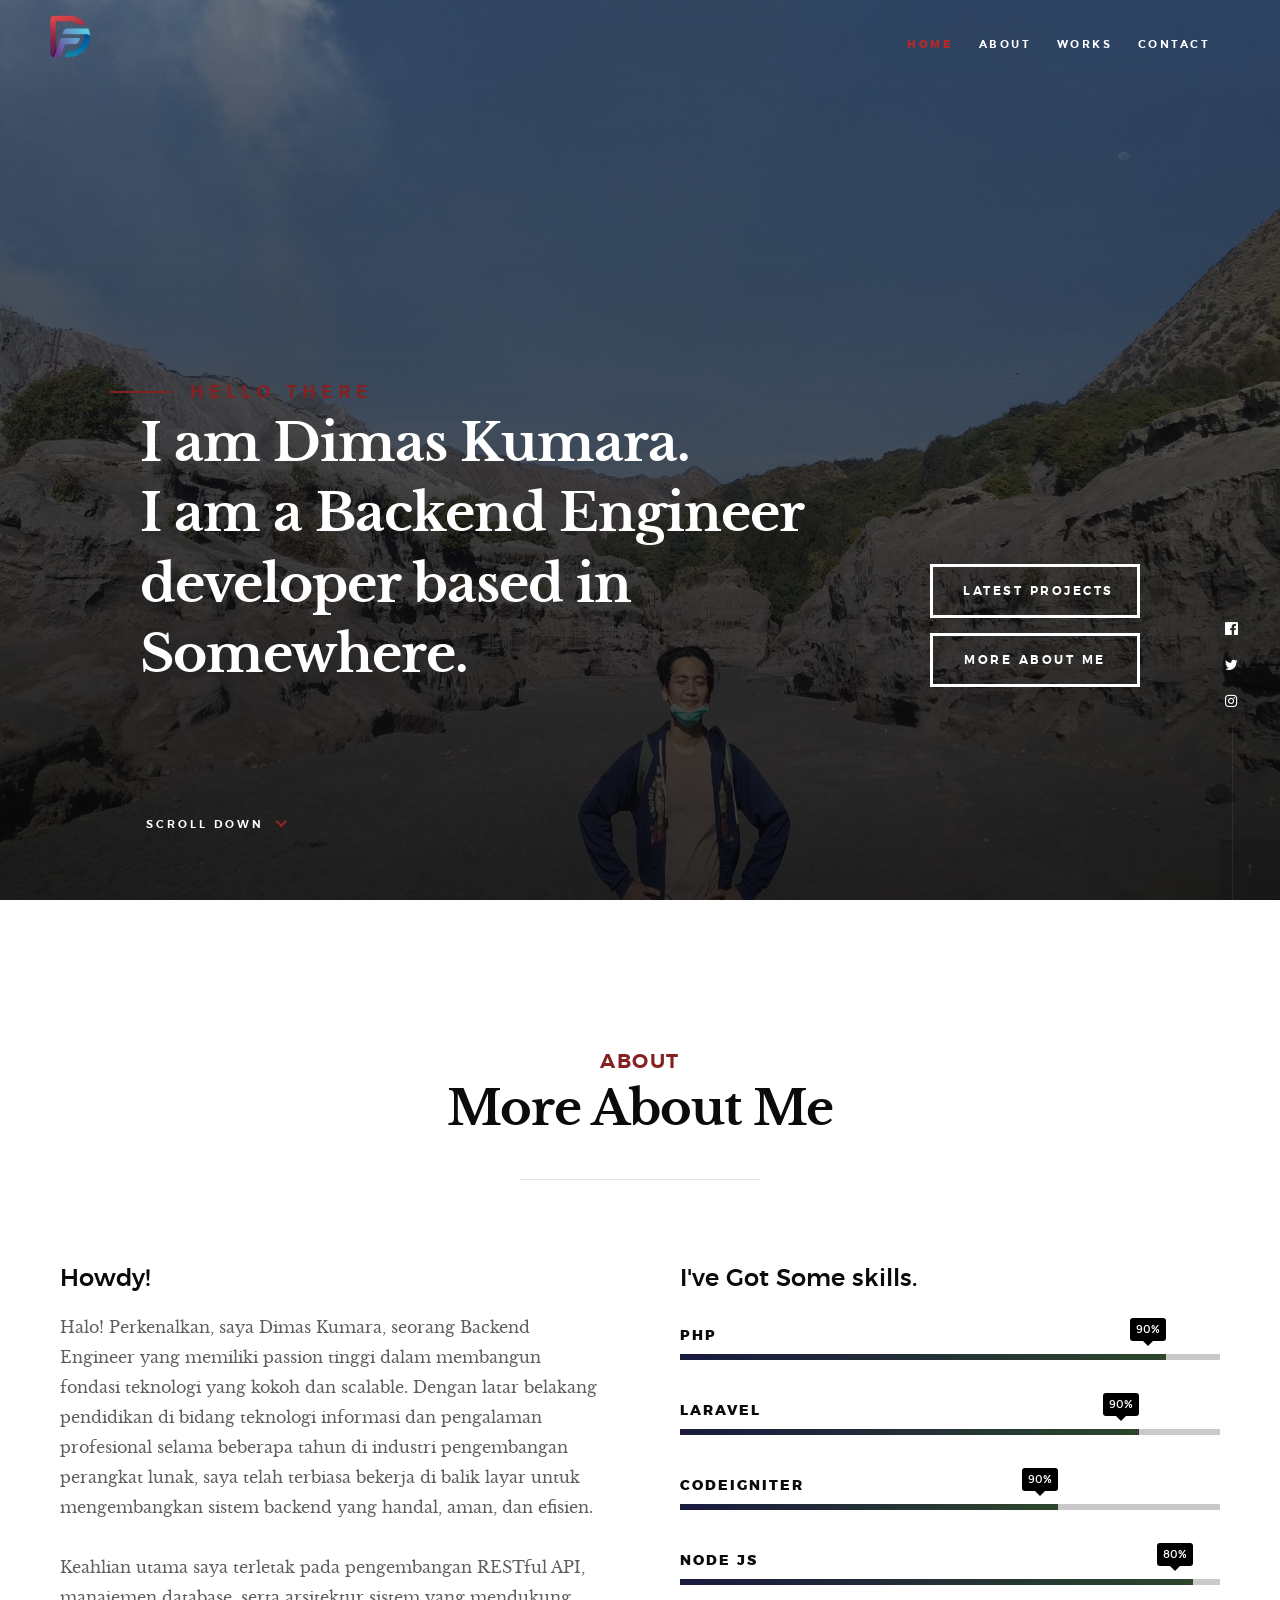
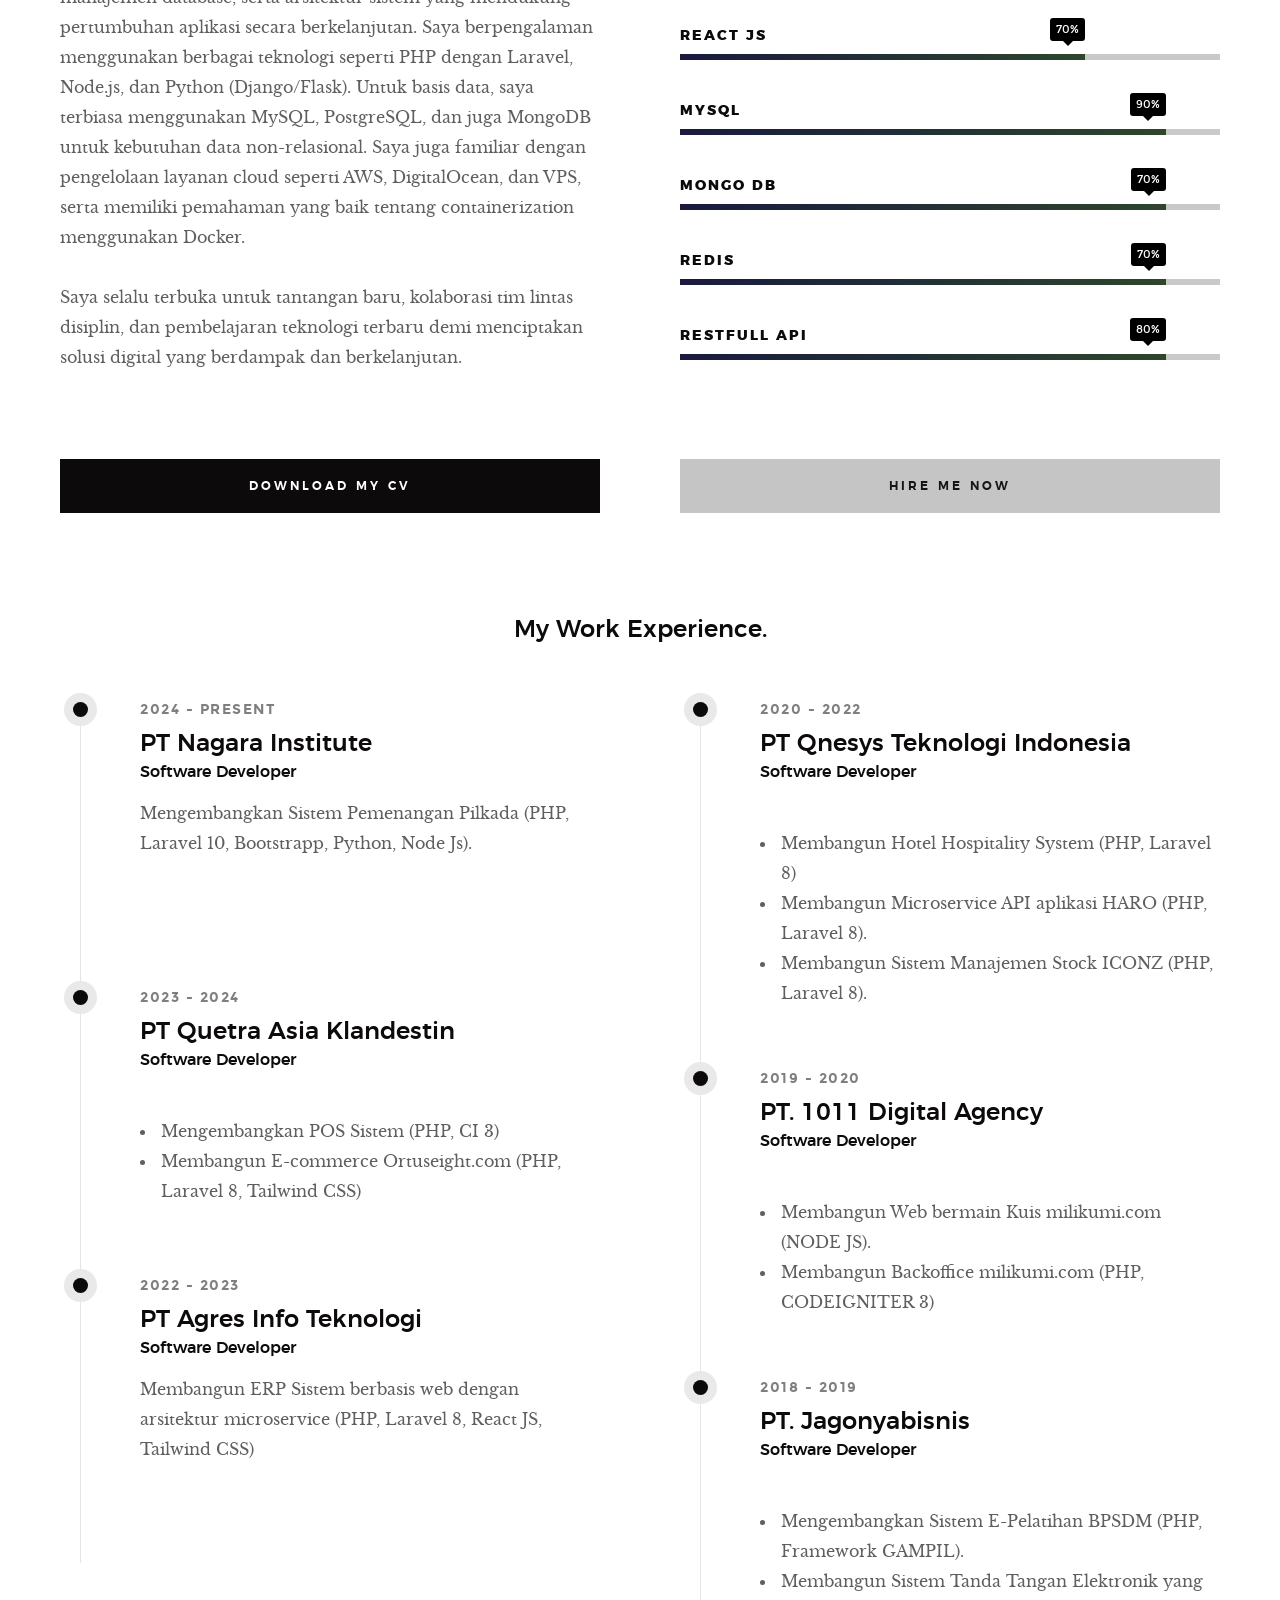
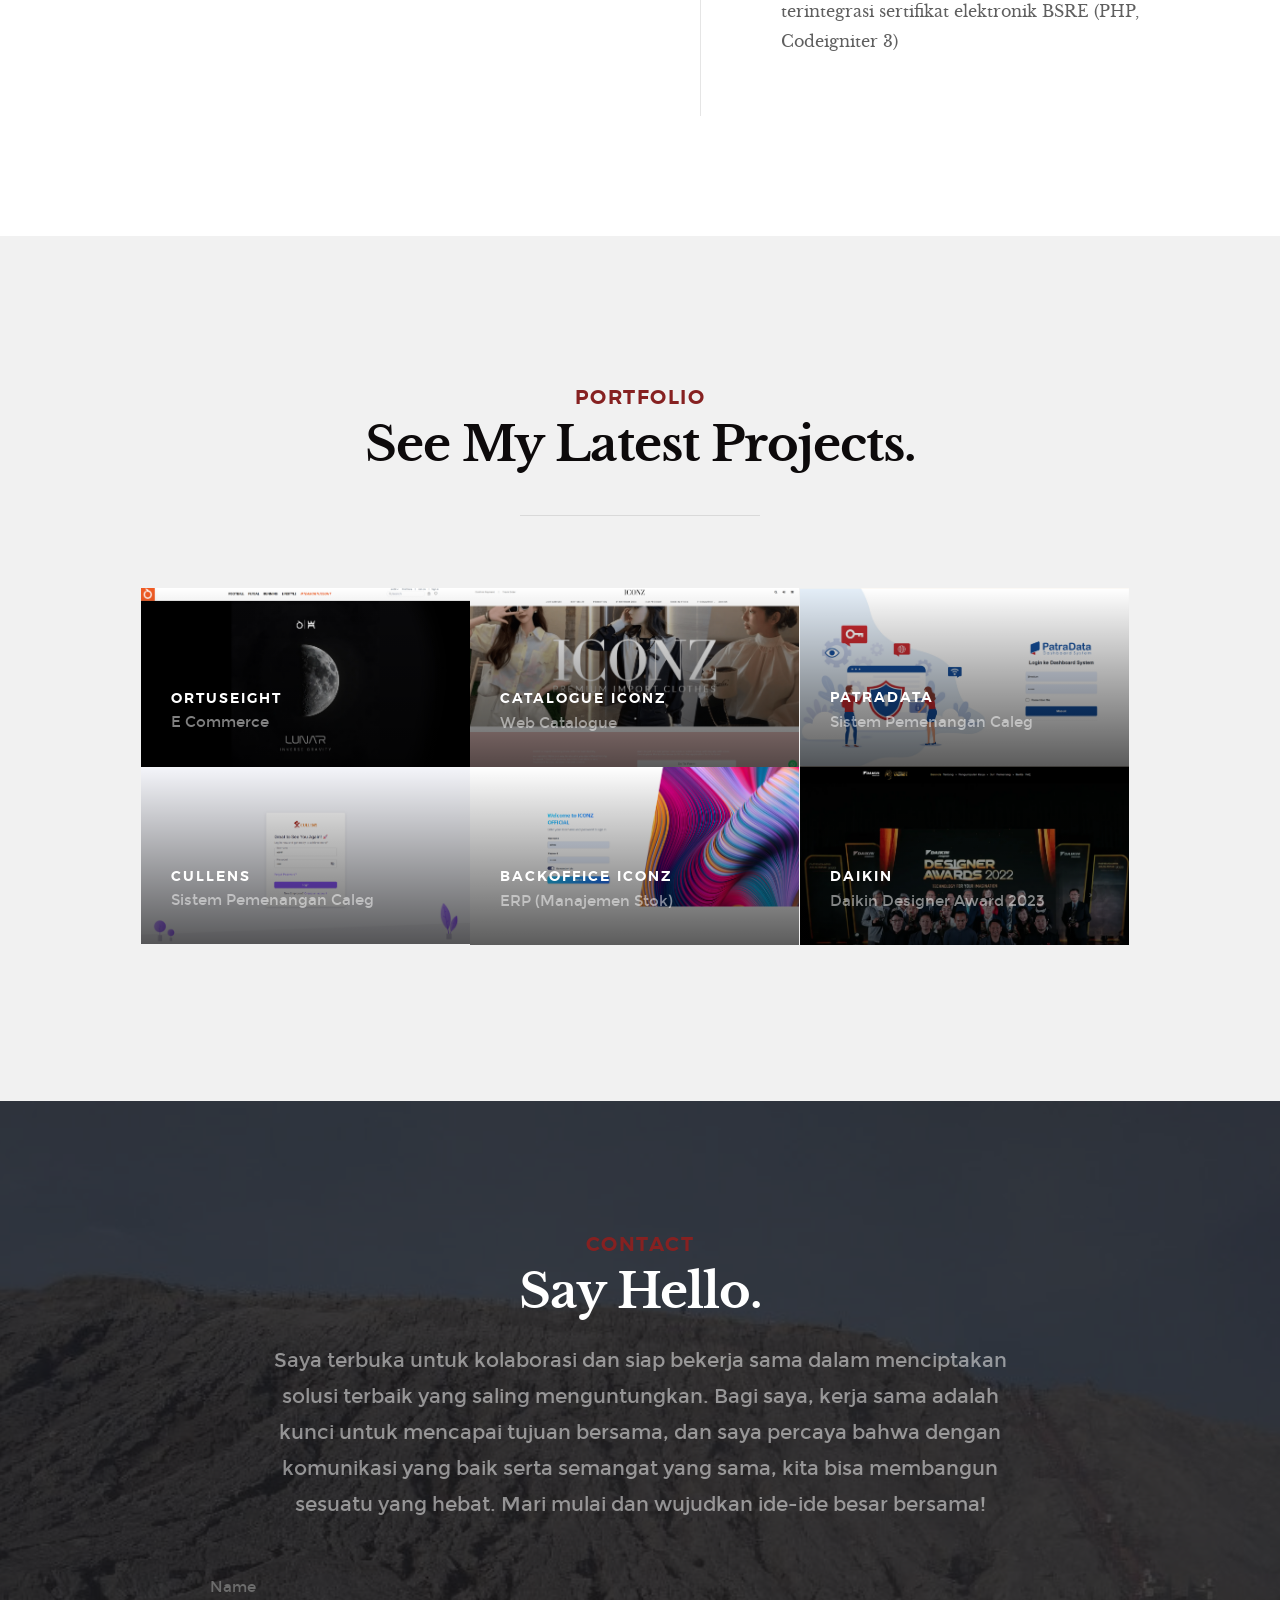
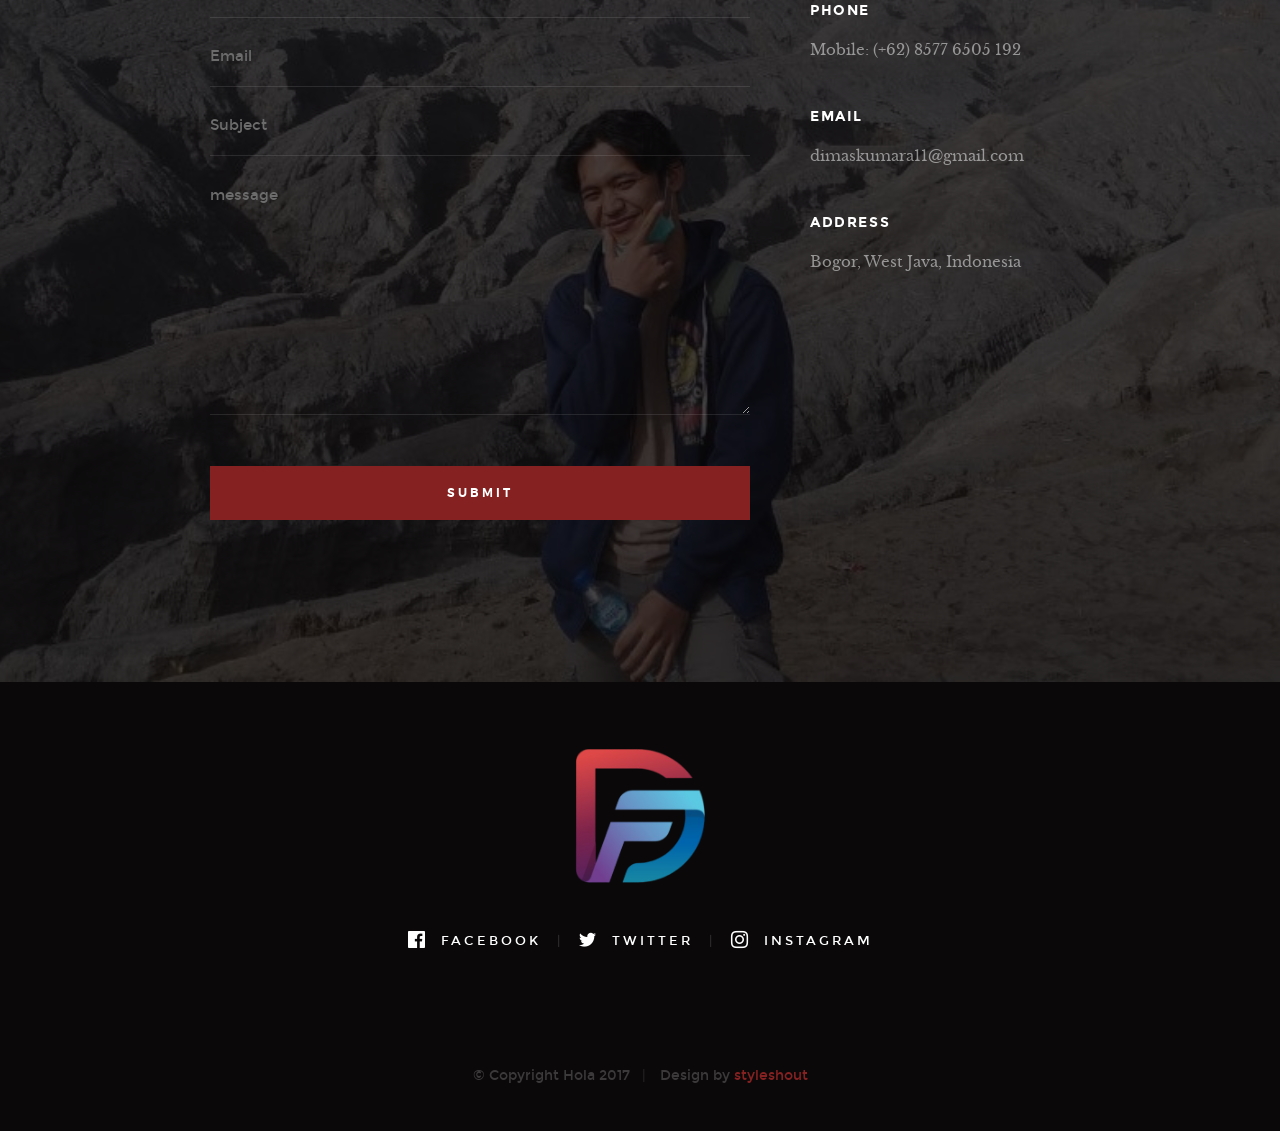
<file: old/index.html>
<!DOCTYPE html>
<!--[if lt IE 9 ]><html class="no-js oldie" lang="en"> <![endif]-->
<!--[if IE 9 ]><html class="no-js oldie ie9" lang="en"> <![endif]-->
<!--[if (gte IE 9)|!(IE)]><!-->
<html class="no-js" lang="en">
<!--<![endif]-->

<head>

    <!--- basic page needs
    ================================================== -->
    <meta charset="utf-8">
    <title>DF</title>
    <meta name="description" content="">
    <meta name="author" content="">

    <!-- mobile specific metas
    ================================================== -->
    <meta name="viewport" content="width=device-width, initial-scale=1">

    <!-- CSS
    ================================================== -->
    <link rel="stylesheet" href="css/base.css">
    <link rel="stylesheet" href="css/vendor.css">
    <link rel="stylesheet" href="css/main.css">

    <!-- script
    ================================================== -->
    <script src="js/modernizr.js"></script>
    <script src="js/pace.min.js"></script>

    <!-- favicons
    ================================================== -->
    <link rel="shortcut icon" href="images/logo.png" type="image/x-icon">
    <link rel="icon" href="images/logo.png" type="image/x-icon">

</head>

<body id="top">

    <!-- header
    ================================================== -->
    <header class="s-header">

        <div class="header-logo">
            <a class="site-logo" href="index.html"><img src="images/logo.png" alt="Homepage" style="max-width: 50% !important"></a>
        </div>

        <nav class="header-nav-wrap">
            <ul class="header-nav">
                <li class="current"><a class="smoothscroll"  href="#home" title="home">Home</a></li>
                <li><a class="smoothscroll"  href="#about" title="about">About</a></li>
                <li><a class="smoothscroll"  href="#works" title="works">Works</a></li>
                <li><a class="smoothscroll"  href="#contact" title="contact">Contact</a></li>
            </ul>
        </nav>

        <a class="header-menu-toggle" href="#0"><span>Menu</span></a>

    </header> <!-- end s-header -->


   <!-- home
   ================================================== -->
   <section id="home" class="s-home page-hero target-section" data-parallax="scroll" data-image-src="images/hero-bg-2.jpg" style="background-size: cover !important;" data-natural-width=3000 data-natural-height=2000 data-position-y=center>

        <div class="overlay"></div>
        <div class="shadow-overlay"></div>

        <div class="home-content">

            <div class="row home-content__main">

                <h3>Hello There</h3>

                <h1>
                    I am Dimas Kumara. <br>
                    I am a Backend Engineer <br>
                    developer based in Somewhere.
                </h1>

                <div class="home-content__buttons">
                    <a href="#works" class="smoothscroll btn btn--stroke">
                        Latest Projects
                    </a>
                    <a href="#about" class="smoothscroll btn btn--stroke">
                        More About Me
                    </a>
                </div>

                <div class="home-content__scroll">
                    <a href="#about" class="scroll-link smoothscroll">
                        <span>Scroll Down</span>
                    </a>
                </div>

            </div>

        </div> <!-- end home-content -->

        <ul class="home-social">
            <li>
                <a href="#"><i class="im im-facebook" aria-hidden="true"></i><span>Facebook</span></a>
            </li>
            <li>
                <a href="#"><i class="im im-twitter" aria-hidden="true"></i><span>Twiiter</span></a>
            </li>
            <li>
                <a href="#"><i class="im im-instagram" aria-hidden="true"></i><span>Instagram</span></a>
            </li>
        </ul> 
        <!-- end home-social -->

    </section> <!-- end s-home -->


    <!-- about
    ================================================== -->
    <section id="about" class="s-about target-section">
        
        <div class="row narrow section-intro has-bottom-sep">
            <div class="col-full text-center">
                <h3>About</h3>
                <h1>More About Me</h1>
            </div>
        </div>

        <div class="row about-content">

            <div class="col-six tab-full left">
                <h3>Howdy!</h3>

                <p>Halo! Perkenalkan, saya Dimas Kumara, seorang Backend Engineer yang memiliki passion tinggi dalam membangun fondasi teknologi yang kokoh dan scalable. Dengan latar belakang pendidikan di bidang teknologi informasi dan pengalaman profesional selama beberapa tahun di industri pengembangan perangkat lunak, saya telah terbiasa bekerja di balik layar untuk mengembangkan sistem backend yang handal, aman, dan efisien.</p>
                <p>Keahlian utama saya terletak pada pengembangan RESTful API, manajemen database, serta arsitektur sistem yang mendukung pertumbuhan aplikasi secara berkelanjutan. Saya berpengalaman menggunakan berbagai teknologi seperti PHP dengan Laravel, Node.js, dan Python (Django/Flask). Untuk basis data, saya terbiasa menggunakan MySQL, PostgreSQL, dan juga MongoDB untuk kebutuhan data non-relasional. Saya juga familiar dengan pengelolaan layanan cloud seperti AWS, DigitalOcean, dan VPS, serta memiliki pemahaman yang baik tentang containerization menggunakan Docker.</p>
                <p>Saya selalu terbuka untuk tantangan baru, kolaborasi tim lintas disiplin, dan pembelajaran teknologi terbaru demi menciptakan solusi digital yang berdampak dan berkelanjutan.</p>
            </div>

            <div class="col-six tab-full right">
                <h3>I've Got Some skills.</h3>

                <ul class="skill-bars">
                    <li>
                    <div class="progress percent90"><span>90%</span></div>
                    <strong>PHP</strong>
                    </li>
                    <li>
                    <div class="progress percent85"><span>90%</span></div>
                    <strong>LARAVEL</strong>
                    </li>
                    <li>
                    <div class="progress percent70"><span>90%</span></div>
                    <strong>CODEIGNITER</strong>
                    </li>
                    <li>
                    <div class="progress percent95"><span>80%</span></div>
                    <strong>NODE JS</strong>
                    </li>
                    <li>
                    <div class="progress percent75"><span>70%</span></div>
                    <strong>REACT JS</strong>
                    </li>   
                    <li>
                    <div class="progress percent90"><span>90%</span></div>
                    <strong>MYSQL</strong>
                    </li> 
                    <li>
                    <div class="progress percent90"><span>70%</span></div>
                    <strong>MONGO DB</strong>
                    </li>   
                    <li>
                    <div class="progress percent90"><span>70%</span></div>
                    <strong>REDIS</strong>
                    </li> 
                    <li>
                    <div class="progress percent90"><span>80%</span></div>
                    <strong>RESTFULL API</strong>
                    </li>   
                </ul>
            </div>

        </div> <!-- end about-content -->

        <div class="row about-content about-content--buttons">

            <div class="col-six tab-full left">
                <a href="#0" class="btn btn--primary full-width">Download My CV</a>
            </div>
            <div class="col-six tab-full right">
                <a href="#0" class="btn full-width">Hire Me Now</a>
            </div>

        </div> <!-- end about-content buttons -->

        <div class="row about-content about-content--timeline">

            <div class="col-full text-center">
                <h3>My Work Experience.</h3>
            </div>

            <div class="col-six tab-full left">
                <div class="timeline">

                    <div class="timeline__block">
                        <div class="timeline__bullet"></div>
                        <div class="timeline__header">
                            <p class="timeline__timeframe">2024 - Present</p>
                            <h3>PT Nagara Institute</h3>
                            <h5>Software Developer</h5>
                        </div>
                        <div class="timeline__desc">
                            <p>Mengembangkan Sistem Pemenangan Pilkada (PHP, Laravel 10, Bootstrapp, Python, Node Js).</p>
                        </div>
                    </div> <!-- end timeline__block -->

                    <div class="timeline__block">
                        <div class="timeline__bullet"></div>
                        <div class="timeline__header">
                            <p class="timeline__timeframe">2023 - 2024</p>
                            <h3>PT Quetra Asia Klandestin</h3>
                            <h5>Software Developer</h5>
                        </div>
                        <div class="timeline__desc">	
                            <p>
                                <ul>
                                    <li>Mengembangkan POS Sistem (PHP, CI 3)</li>
                                    <li>Membangun E-commerce Ortuseight.com (PHP, Laravel 8, Tailwind CSS)</li>
                                </ul>
                            </p>
                        </div>
                    </div> <!-- end timeline__block -->

                    <div class="timeline__block">
                        <div class="timeline__bullet"></div>
                        <div class="timeline__header">
                            <p class="timeline__timeframe">2022 - 2023</p>
                            <h3>PT Agres Info Teknologi</h3>
                            <h5>Software Developer</h5>
                        </div>
                        <div class="timeline__desc">	
                            <p>Membangun ERP Sistem berbasis web dengan arsitektur microservice (PHP, Laravel 8, React JS, Tailwind CSS)</p>
                        </div>
                    </div> <!-- end timeline__block -->

                </div> <!-- end timeline -->
            </div> <!-- end left -->

            <div class="col-six tab-full right">
                <div class="timeline">

                    <div class="timeline__block">
                        <div class="timeline__bullet"></div>
                        <div class="timeline__header">
                            <p class="timeline__timeframe">2020 - 2022</p>
                            <h3>PT Qnesys Teknologi Indonesia</h3>
                            <h5>Software Developer</h5>
                        </div>
                        <div class="timeline__desc">
                            <p>
                                <ul>
                                    <li>Membangun Hotel Hospitality System (PHP, Laravel 8)</li>
                                    <li>Membangun Microservice API aplikasi HARO (PHP, Laravel 8).</li>
                                    <li>Membangun Sistem Manajemen Stock ICONZ (PHP, Laravel 8).</li>
                                </ul>
                            </p>
                        </div>
                    </div> <!-- end timeline__block -->

                    <div class="timeline__block">
                        <div class="timeline__bullet"></div>
                        <div class="timeline__header">
                            <p class="timeline__timeframe">2019 - 2020</p>
                            <h3>PT. 1011 Digital Agency</h3>
                            <h5>Software Developer</h5>
                        </div>
                        <div class="timeline__desc">	
                            <p>
                                <ul>
                                    <li>Membangun Web bermain Kuis milikumi.com (NODE JS).</li>
                                    <li>Membangun Backoffice milikumi.com (PHP, CODEIGNITER 3)</li>
                                </ul>
                            </p>
                        </div>
                    </div> <!-- end timeline__block -->

                    <div class="timeline__block">
                        <div class="timeline__bullet"></div>
                        <div class="timeline__header">
                            <p class="timeline__timeframe">2018 - 2019</p>
                            <h3>PT. Jagonyabisnis</h3>
                            <h5>Software Developer</h5>
                        </div>
                        <div class="timeline__desc">	
                            <p>
                                <ul>
                                    <li>Mengembangkan Sistem E-Pelatihan BPSDM (PHP, Framework GAMPIL). </li>
                                    <li>Membangun Sistem Tanda Tangan Elektronik yang terintegrasi sertifikat elektronik BSRE (PHP, Codeigniter 3)</li>
                                </ul>
                            </p>
                        </div>
                    </div> <!-- end timeline__block -->

                </div> <!-- end timeline -->
            </div> <!-- end right -->

        </div> <!-- end about-content timeline -->

    </section> <!-- end about -->
    

    <!-- works
    ================================================== -->
    <section id="works" class="s-works target-section">

        <div class="row narrow section-intro has-bottom-sep">
            <div class="col-full">
                <h3>Portfolio</h3>
                <h1>See My Latest Projects.</h1>
            </div>
        </div>

        <div class="row masonry-wrap">
            <div class="masonry">

                <div class="masonry__brick">
                    <div class="item-folio">

                        <div class="item-folio__thumb">
                            <a href="images/portfolio/gallery/ortuseight.png" class="thumb-link" title="The Beetle Car" data-size="1050x700">
                                <img src="images/portfolio/gallery/ortuseight.png" 
                                     srcset="images/portfolio/gallery/ortuseight.png 1x, images/portfolio/gallery/ortuseight.png 2x" alt="">
                                <span class="shadow-overlay"></span>
                            </a>
                        </div>

                        <div class="item-folio__text">
                            <h3 class="item-folio__title">
                                Ortuseight
                            </h3>
                            <p class="item-folio__cat">
                                E Commerce
                            </p>
                        </div>

                        <a href="#" class="item-folio__project-link" title="Project link">
                            <i class="im im-link"></i>
                        </a>

                        <div class="item-folio__caption">
                            <p>Ortuseight adalah perusahaan manufaktur olahraga Indonesia yang berbasis di Tangerang, Provinsi Banten, Indonesia dan didirikan pada tahun 2018 yang memproduksi sepatu dan kaos olahraga.</p>
                        </div>

                    </div> <!-- end item-folio -->
                    <div class="item-folio">

                        <div class="item-folio__thumb">
                            <a href="images/portfolio/gallery/cullens.png" class="thumb-link" data-size="1050x700">
                                <img src="images/portfolio/gallery/cullens.png"
                                     srcset="images/portfolio/gallery/cullens.png 1x, images/portfolio/gallery/cullens.png 2x" alt="">
                                <span class="shadow-overlay"></span>
                            </a>
                        </div>

                        <div class="item-folio__text">
                            <h3 class="item-folio__title">
                                Cullens
                            </h3>
                            <p class="item-folio__cat">
                                Sistem Pemenangan Caleg
                            </p>
                        </div>

                        <a href="#" class="item-folio__project-link" title="Project link">
                            <i class="im im-link"></i>
                        </a>

                        <span class="item-folio__caption">
                            <p>Sistem untuk memenangkan caleg.</p>
                        </span>

                    </div> <!-- end item-folio -->
                </div> <!-- end masonry__brick -->

                <div class="masonry__brick">
                    <div class="item-folio">

                        <div class="item-folio__thumb">
                            <a href="images/portfolio/gallery/iconz-landing.png" class="thumb-link" data-size="1050x700">
                                <img src="images/portfolio/gallery/iconz-landing.png"
                                     srcset="images/portfolio/gallery/iconz-landing.png 1x, images/portfolio/gallery/iconz-landing.png 2x" alt="">
                                <span class="shadow-overlay"></span>
                            </a>
                        </div>

                        <div class="item-folio__text">
                            <h3 class="item-folio__title">
                                Catalogue Iconz
                            </h3>
                            <p class="item-folio__cat">
                                Web Catalogue
                            </p>
                        </div>

                        <a href="#" class="item-folio__project-link" title="Project link">
                            <i class="im im-link"></i>
                        </a>

                        <span class="item-folio__caption">
                            <p>Website Catalogue untuk memperkenalkan produk-produk yang dijual oleh iconz.</p>
                        </span>

                    </div> <!-- end item-folio -->
                    <div class="item-folio">

                        <div class="item-folio__thumb">
                            <a href="images/portfolio/gallery/iconz.png" class="thumb-link" data-size="1050x700">
                                <img src="images/portfolio/gallery/iconz.png" 
                                     srcset="images/portfolio/gallery/iconz.png 1x, images/portfolio/gallery/iconz.png 2x" alt="">
                                <span class="shadow-overlay"></span>
                            </a>
                        </div>

                        <div class="item-folio__text">
                            <h3 class="item-folio__title">
                                Backoffice Iconz
                            </h3>
                            <p class="item-folio__cat">
                                ERP (Manajemen Stok)
                            </p>
                        </div>

                        <a href="#" class="item-folio__project-link" title="Project link">
                            <i class="im im-link"></i>
                        </a>

                        <span class="item-folio__caption">
                            <p>Sistem untuk manajemen stok (keluar masuk barang)</p>
                        </span>

                    </div> <!-- end item-folio -->
                </div> <!-- end masonry__brick -->

                <div class="masonry__brick">
                    <div class="item-folio">

                        <div class="item-folio__thumb">
                            <a href="images/portfolio/gallery/patradata.png" class="thumb-link" data-size="1050x700">
                                <img src="images/portfolio/gallery/patradata.png"
                                     srcset="images/portfolio/gallery/patradata.png 1x, images/portfolio/gallery/patradata.png 2x" alt="">
                                <span class="shadow-overlay"></span>
                            </a>
                        </div>

                        <div class="item-folio__text">
                            <h3 class="item-folio__title">
                                Patradata
                            </h3>
                            <p class="item-folio__cat">
                                Sistem Pemenangan Caleg
                            </p>
                        </div>

                        <a href="#" class="item-folio__project-link" title="Project link">
                            <i class="im im-link"></i>
                        </a>

                        <span class="item-folio__caption">
                            <p>Sistem untuk memenangkan caleg.</p>
                        </span>

                    </div> <!-- end item-folio -->
                    <div class="item-folio">

                        <div class="item-folio__thumb">
                            <a href="images/portfolio/gallery/daikin.png" class="thumb-link" title="Lighthouse" data-size="1050x700">
                                <img src="images/portfolio/gallery/daikin.png" 
                                     srcset="images/portfolio/gallery/daikin.png 1x, images/portfolio/gallery/daikin.png 2x" alt="">
                                <span class="shadow-overlay"></span>
                            </a>
                        </div>

                        <div class="item-folio__text">
                            <h3 class="item-folio__title">
                                Daikin
                            </h3>
                            <p class="item-folio__cat">
                                Daikin Designer Award 2023
                            </p>
                        </div>

                        <a href="#" class="item-folio__project-link" title="Project link">
                            <i class="im im-link"></i>
                        </a>

                        <div class="item-folio__caption">
                            <p>Daikin Designer Award 2023 adalah kompetisi tahunan yang diselenggarakan oleh PT Daikin Airconditioning Indonesia untuk para profesional dan mahasiswa di bidang arsitektur serta desain interior. Mengusung tema RE:IMAGINE, ajang ini menantang peserta untuk menciptakan hunian ideal yang memadukan estetika ruang dengan kenyamanan tata udara secara harmonis. </p>
                        </div>

                    </div> <!-- end item-folio -->
                </div> <!-- end masonry__brick -->

            </div>
        </div> <!-- end masonry -->

    </section> <!-- end works -->


    <!-- s-stats
    ================================================== -->
    <section id="contact" class="s-contact target-section">

        <div class="overlay"></div>

        <div class="row narrow section-intro">
            <div class="col-full">
                <h3>Contact</h3>
                <h1>Say Hello.</h1>
                
                <p class="lead">Saya terbuka untuk kolaborasi dan siap bekerja sama dalam menciptakan solusi terbaik yang saling menguntungkan. Bagi saya, kerja sama adalah kunci untuk mencapai tujuan bersama, dan saya percaya bahwa dengan komunikasi yang baik serta semangat yang sama, kita bisa membangun sesuatu yang hebat. Mari mulai dan wujudkan ide-ide besar bersama!</p>
            </div>
        </div>

        <div class="row contact__main">
            <div class="col-eight tab-full contact__form">
                <form name="contactForm" id="contactForm" method="post" action="">
                    <fieldset>
    
                    <div class="form-field">
                        <input name="contactName" type="text" id="contactName" placeholder="Name" value="" minlength="2" required="" aria-required="true" class="full-width">
                    </div>
                    <div class="form-field">
                        <input name="contactEmail" type="email" id="contactEmail" placeholder="Email" value="" required="" aria-required="true" class="full-width">
                    </div>
                    <div class="form-field">
                        <input name="contactSubject" type="text" id="contactSubject" placeholder="Subject" value="" class="full-width">
                    </div>
                    <div class="form-field">
                        <textarea name="contactMessage" id="contactMessage" placeholder="message" rows="10" cols="50" required="" aria-required="true" class="full-width"></textarea>
                    </div>
                    <div class="form-field">
                        <button class="full-width btn--primary">Submit</button>
                        <div class="submit-loader">
                            <div class="text-loader">Sending...</div>
                            <div class="s-loader">
                                <div class="bounce1"></div>
                                <div class="bounce2"></div>
                                <div class="bounce3"></div>
                            </div>
                        </div>
                    </div>
    
                    </fieldset>
                </form>

                <!-- contact-warning -->
                <div class="message-warning">
                    Something went wrong. Please try again.
                </div> 
            
                <!-- contact-success -->
                <div class="message-success">
                    Your message was sent, thank you!<br>
                </div>
                        
            </div>
            <div class="col-four tab-full contact__infos">
                <h4 class="h06">Phone</h4>
                <p>Mobile: (+62) 8577 6505 192</p>

                <h4 class="h06">Email</h4>
                <p>dimaskumara11@gmail.com</p>

                <h4 class="h06">Address</h4>
                <p>Bogor, West Java, Indonesia</p>
            </div>

        </div>

    </section> <!-- end s-contact -->


    <!-- footer
    ================================================== -->
    <footer>
        <div class="row">
            <div class="col-full">

                <div class="footer-logo">
                    <a class="footer-site-logo" href="#0"><img src="images/logo.png" alt="Homepage"></a>
                </div>

                <ul class="footer-social">
                    <li><a href="#0">
                        <i class="im im-facebook" aria-hidden="true"></i>
                        <span>Facebook</span>
                    </a></li>
                    <li><a href="#0">
                        <i class="im im-twitter" aria-hidden="true"></i>
                        <span>Twitter</span>
                    </a></li>
                    <li><a href="#0">
                        <i class="im im-instagram" aria-hidden="true"></i>
                        <span>Instagram</span>
                    </a></li>
                </ul>
                    
            </div>
        </div>

        <div class="row footer-bottom">

            <div class="col-twelve">
                <div class="copyright">
                    <span>© Copyright Hola 2017</span> 
                    <span>Design by <a href="https://www.styleshout.com/">styleshout</a></span>	
                </div>

                <div class="go-top">
                <a class="smoothscroll" title="Back to Top" href="#top"><i class="im im-arrow-up" aria-hidden="true"></i></a>
                </div>
            </div>

        </div> <!-- end footer-bottom -->

    </footer> <!-- end footer -->


    <!-- photoswipe background
    ================================================== -->
    <div aria-hidden="true" class="pswp" role="dialog" tabindex="-1">

        <div class="pswp__bg"></div>
        <div class="pswp__scroll-wrap">

            <div class="pswp__container">
                <div class="pswp__item"></div>
                <div class="pswp__item"></div>
                <div class="pswp__item"></div>
            </div>

            <div class="pswp__ui pswp__ui--hidden">
                <div class="pswp__top-bar">
                    <div class="pswp__counter"></div><button class="pswp__button pswp__button--close" title="Close (Esc)"></button> <button class="pswp__button pswp__button--share" title=
                    "Share"></button> <button class="pswp__button pswp__button--fs" title="Toggle fullscreen"></button> <button class="pswp__button pswp__button--zoom" title=
                    "Zoom in/out"></button>
                    <div class="pswp__preloader">
                        <div class="pswp__preloader__icn">
                            <div class="pswp__preloader__cut">
                                <div class="pswp__preloader__donut"></div>
                            </div>
                        </div>
                    </div>
                </div>
                <div class="pswp__share-modal pswp__share-modal--hidden pswp__single-tap">
                    <div class="pswp__share-tooltip"></div>
                </div><button class="pswp__button pswp__button--arrow--left" title="Previous (arrow left)"></button> <button class="pswp__button pswp__button--arrow--right" title=
                "Next (arrow right)"></button>
                <div class="pswp__caption">
                    <div class="pswp__caption__center"></div>
                </div>
            </div>

        </div>

    </div><!-- end photoSwipe background -->

    <div id="preloader">
        <div id="loader"></div>
    </div>


    <!-- Java Script
    ================================================== -->
    <script src="js/jquery-3.2.1.min.js"></script>
    <script src="js/plugins.js"></script>
    <script src="js/main.js"></script>

</body>

</html>
</file>
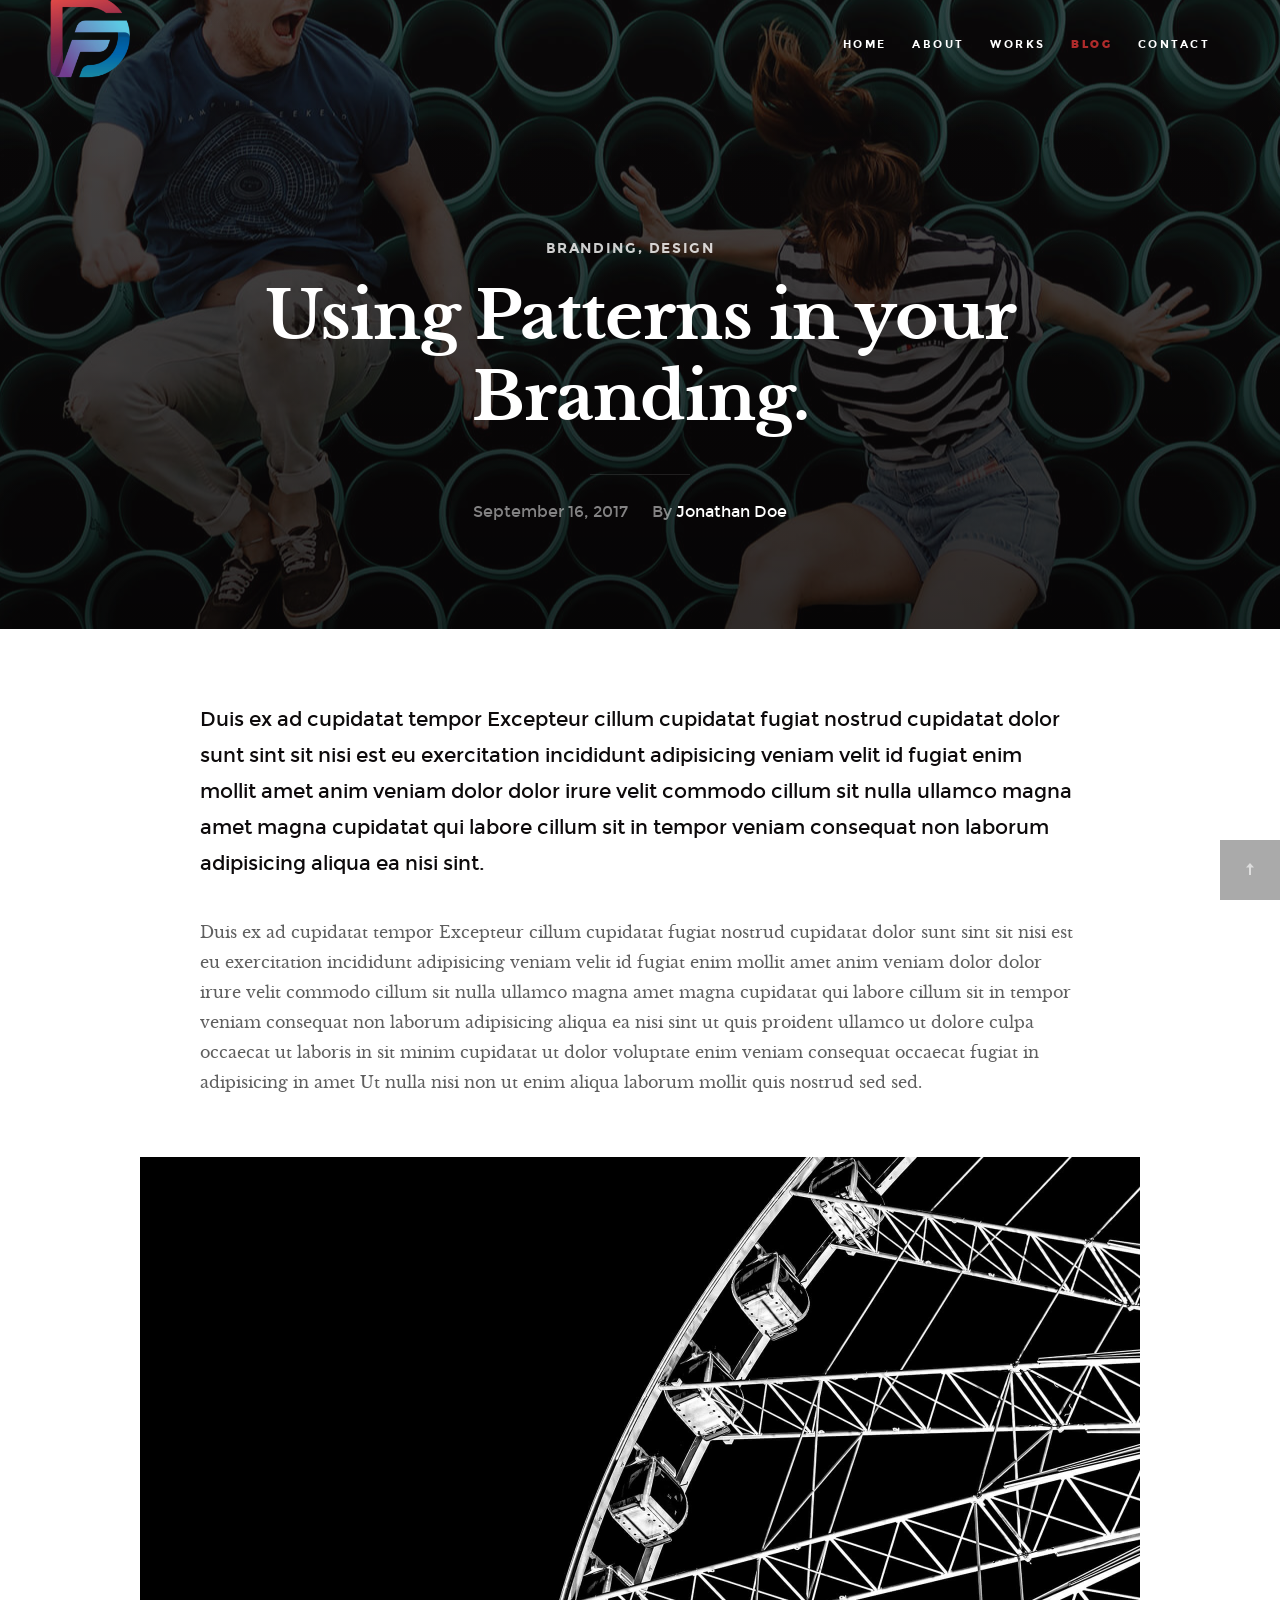
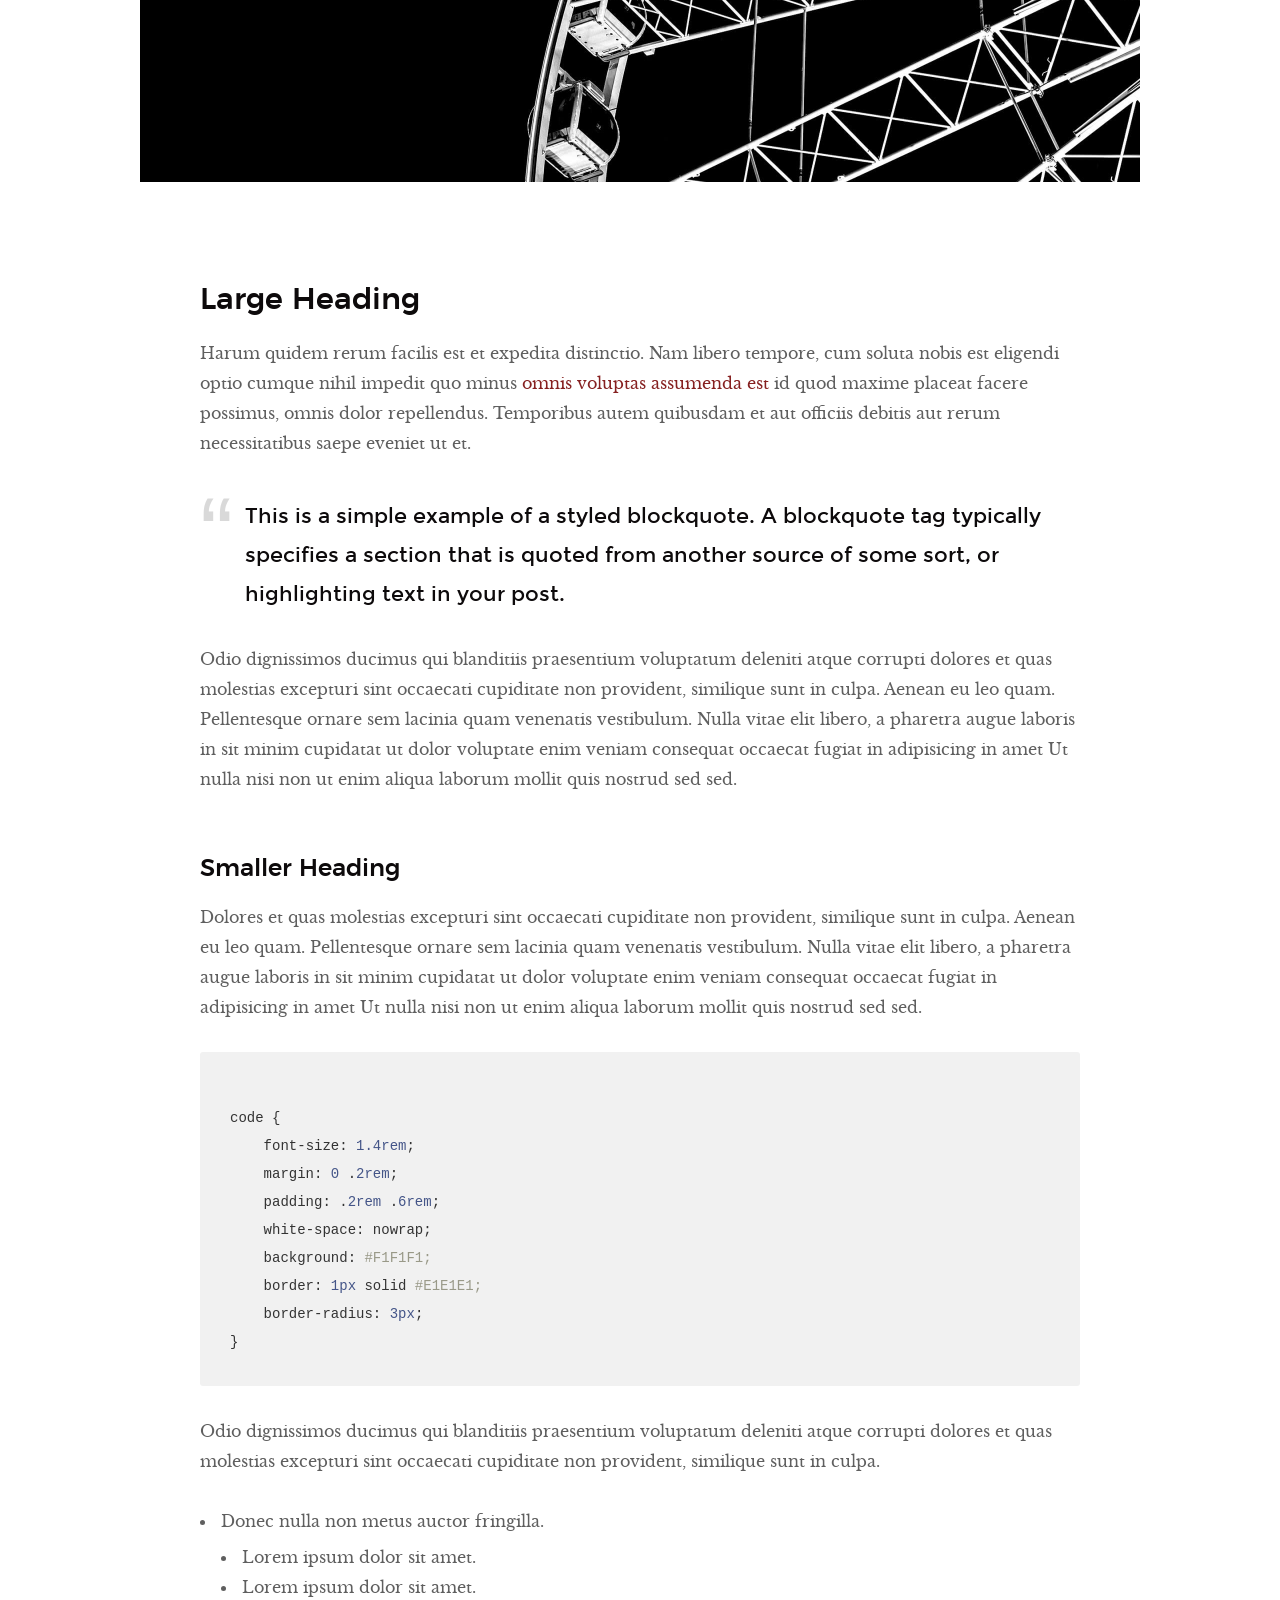
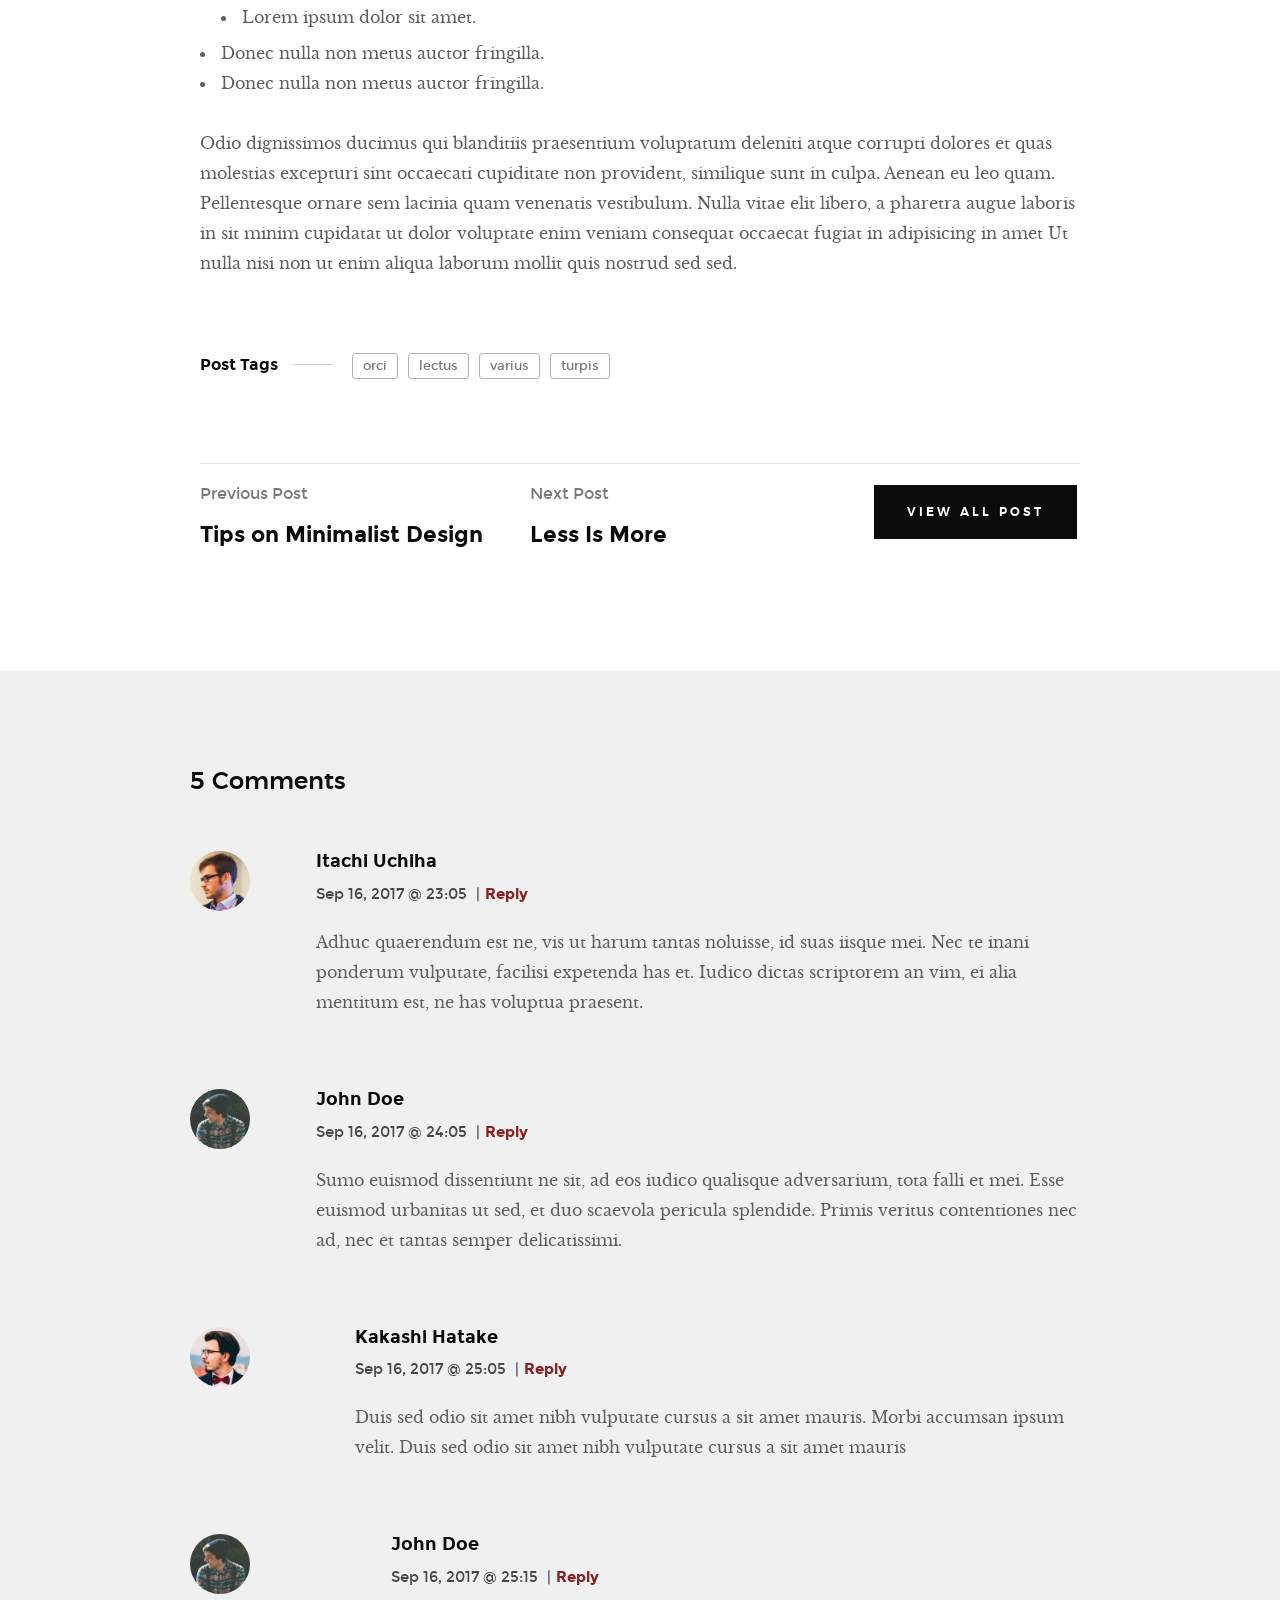
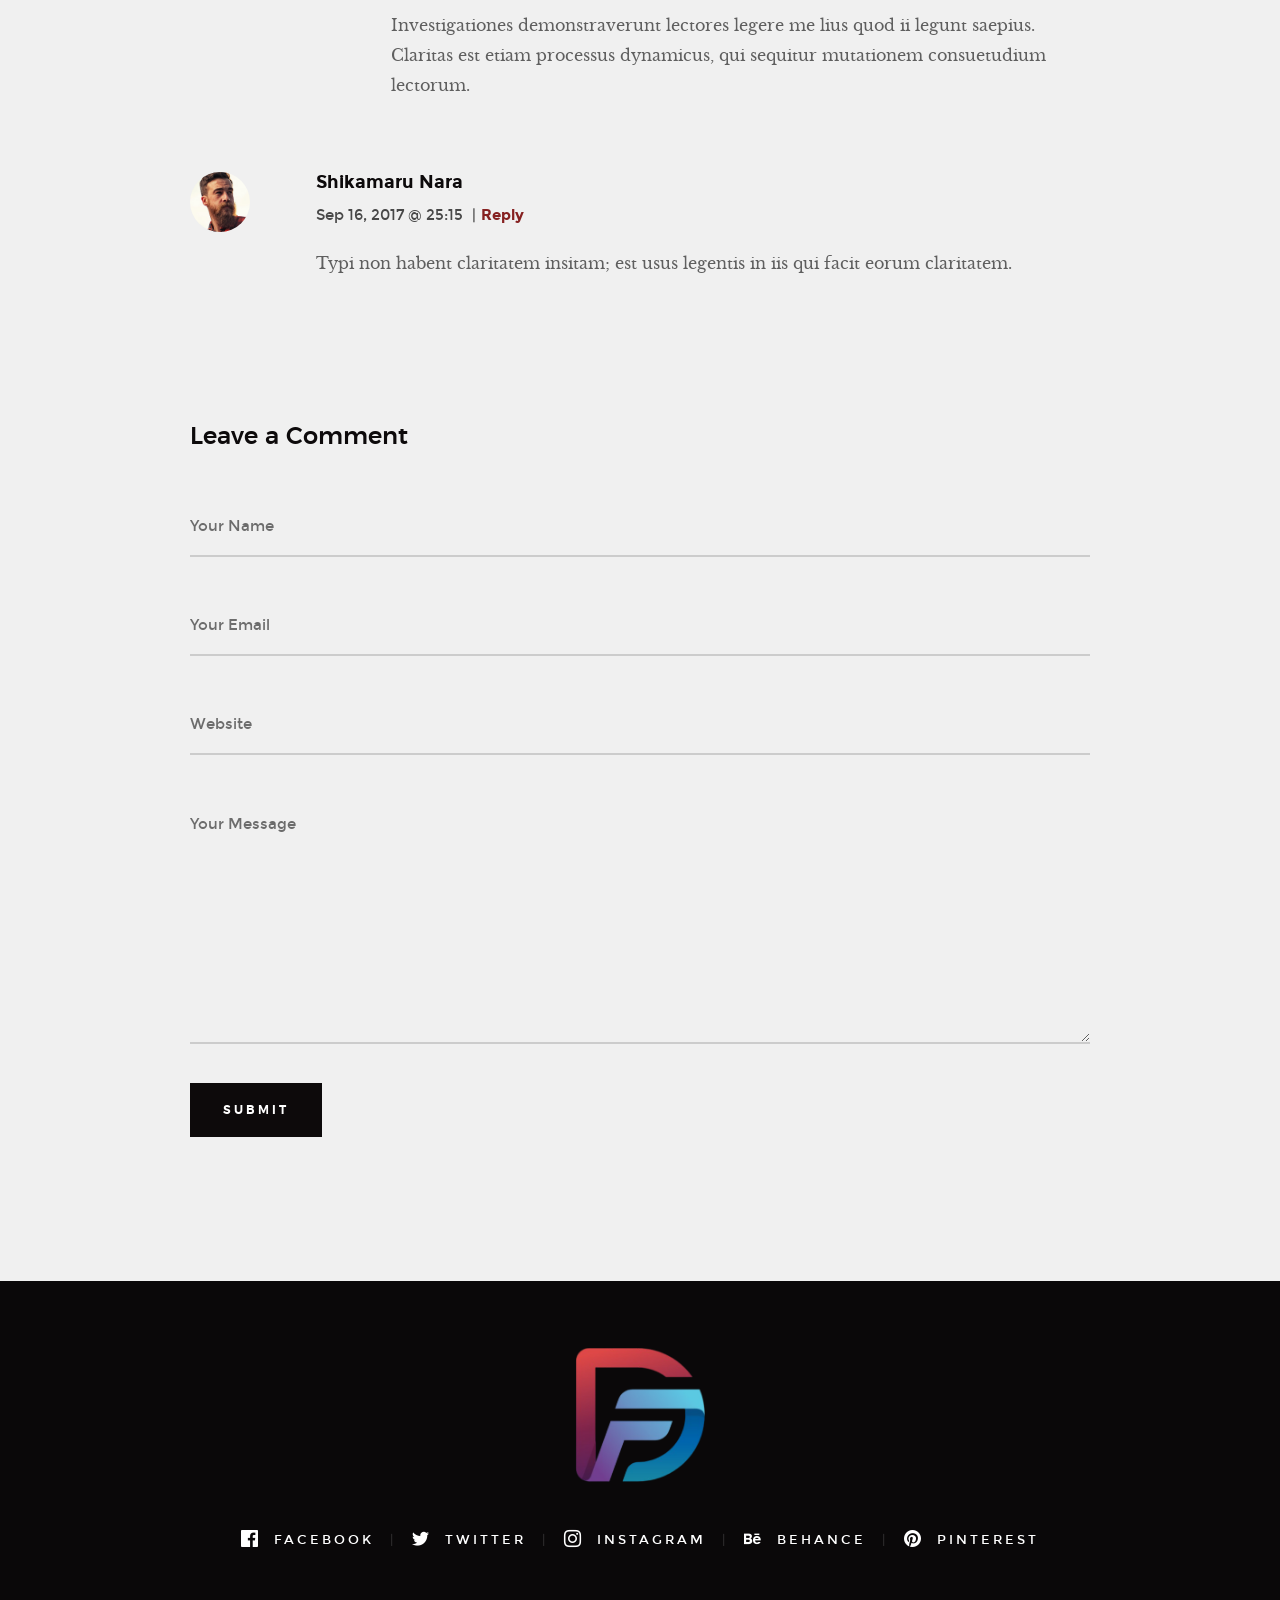
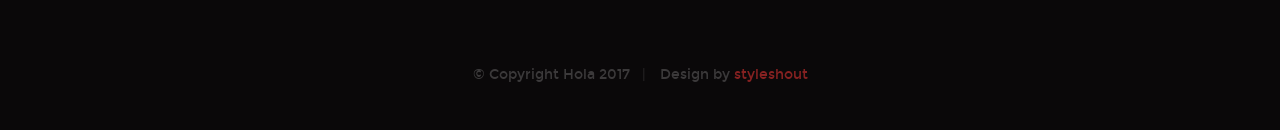
<file: blog-single.html>
<!DOCTYPE html>
<!--[if lt IE 9 ]><html class="no-js oldie" lang="en"> <![endif]-->
<!--[if IE 9 ]><html class="no-js oldie ie9" lang="en"> <![endif]-->
<!--[if (gte IE 9)|!(IE)]><!-->
<html class="no-js" lang="en">
<!--<![endif]-->

<head>

    <!--- basic page needs
    ================================================== -->
    <meta charset="utf-8">
    <title>Blog Single - Hola</title>
    <meta name="description" content="">
    <meta name="author" content="">

    <!-- mobile specific metas
    ================================================== -->
    <meta name="viewport" content="width=device-width, initial-scale=1">

    <!-- CSS
    ================================================== -->
    <link rel="stylesheet" href="css/base.css">
    <link rel="stylesheet" href="css/vendor.css">
    <link rel="stylesheet" href="css/main.css">

    <!-- script
    ================================================== -->
    <script src="js/modernizr.js"></script>
    <script src="js/pace.min.js"></script>

    <!-- favicons
    ================================================== -->
    <link rel="shortcut icon" href="favicon.ico" type="image/x-icon">
    <link rel="icon" href="favicon.ico" type="image/x-icon">

</head>


<body id="top">

    <!-- header
    ================================================== -->
    <header class="s-header">
            
        <div class="header-logo">
            <a class="site-logo" href="index.html"><img src="images/logo.png" alt="Homepage"></a>
        </div>

        <nav class="header-nav-wrap">
            <ul class="header-nav">
                <li><a href="index.html#home" title="home">Home</a></li>
                <li><a href="index.html#about" title="about">About</a></li>
                <li><a href="index.html#works" title="works">Works</a></li>
                <li class="current"><a href="blog.html" title="blog">Blog</a></li>
                <li><a href="index.html#contact" title="contact">Contact</a></li>	
            </ul>
        </nav>

        <a class="header-menu-toggle" href="#0"><span>Menu</span></a>

    </header> <!-- end s-header -->


    <article class="blog-single">

        <!-- page header/blog hero
        ================================================== -->
        <div class="page-header page-header--single page-hero" style="background-image:url(images/blog/blog-bg-02.jpg)">
        
            <div class="row page-header__content narrow">
                <article class="col-full">
                    <div class="page-header__info">
                        <div class="page-header__cat">
                            <a href="#0">Branding</a><a href="#0">Design</a>
                        </div>
                    </div>
                    <h1 class="page-header__title">
                        <a href="#0" title="">
                            Using Patterns in your Branding.
                        </a>
                    </h1>
                    <ul class="page-header__meta">
                        <li class="date">September 16, 2017</li>
                        <li class="author">
                            By
                            <span>Jonathan Doe</span>
                        </li>
                    </ul>
                    
                </article>
            </div>
    
        </div> <!-- end page-header -->

        <div class="row blog-content">
            <div class="col-full blog-content__main">

                <p class="lead">Duis ex ad cupidatat tempor Excepteur cillum cupidatat fugiat nostrud cupidatat dolor sunt sint sit nisi est eu exercitation incididunt adipisicing veniam velit id fugiat enim mollit amet anim veniam dolor dolor irure velit commodo cillum sit nulla ullamco magna amet magna cupidatat qui labore cillum sit in tempor veniam consequat non laborum adipisicing aliqua ea nisi sint.</p>
                
                <p>Duis ex ad cupidatat tempor Excepteur cillum cupidatat fugiat nostrud cupidatat dolor sunt sint sit nisi est eu exercitation incididunt adipisicing veniam velit id fugiat enim mollit amet anim veniam dolor dolor irure velit commodo cillum sit nulla ullamco magna amet magna cupidatat qui labore cillum sit in tempor veniam consequat non laborum adipisicing aliqua ea nisi sint ut quis proident ullamco ut dolore culpa occaecat ut laboris in sit minim cupidatat ut dolor voluptate enim veniam consequat occaecat fugiat in adipisicing in amet Ut nulla nisi non ut enim aliqua laborum mollit quis nostrud sed sed.
                </p>

                <p>
                <img src="images/wheel-1000.jpg" 
                     srcset="images/wheel-2000.jpg 2000w, 
                        images/wheel-1000.jpg 1000w, 
                        images/wheel-500.jpg 500w" 
                     sizes="(max-width: 2000px) 100vw, 2000px" alt="">
                </p>

                <h2>Large Heading</h2>

                <p>Harum quidem rerum facilis est et expedita distinctio. Nam libero tempore, cum soluta nobis est eligendi optio cumque nihil impedit quo minus <a href="http://#">omnis voluptas assumenda est</a> id quod maxime placeat facere possimus, omnis dolor repellendus. Temporibus autem quibusdam et aut officiis debitis aut rerum necessitatibus saepe eveniet ut et.</p>

                <blockquote><p>This is a simple example of a styled blockquote. A blockquote tag typically specifies a section that is quoted from another source of some sort, or highlighting text in your post.</p></blockquote>

                <p>Odio dignissimos ducimus qui blanditiis praesentium voluptatum deleniti atque corrupti dolores et quas molestias excepturi sint occaecati cupiditate non provident, similique sunt in culpa. Aenean eu leo quam. Pellentesque ornare sem lacinia quam venenatis vestibulum. Nulla vitae elit libero, a pharetra augue laboris in sit minim cupidatat ut dolor voluptate enim veniam consequat occaecat fugiat in adipisicing in amet Ut nulla nisi non ut enim aliqua laborum mollit quis nostrud sed sed.</p>

                <h3>Smaller Heading</h3>

                <p>Dolores et quas molestias excepturi sint occaecati cupiditate non provident, similique sunt in culpa. Aenean eu leo quam. Pellentesque ornare sem lacinia quam venenatis vestibulum. Nulla vitae elit libero, a pharetra augue laboris in sit minim cupidatat ut dolor voluptate enim veniam consequat occaecat fugiat in adipisicing in amet Ut nulla nisi non ut enim aliqua laborum mollit quis nostrud sed sed.

<pre><code>
code {
    font-size: 1.4rem;
    margin: 0 .2rem;
    padding: .2rem .6rem;
    white-space: nowrap;
    background: #F1F1F1;
    border: 1px solid #E1E1E1;	
    border-radius: 3px;
}
</code></pre>

                <p>Odio dignissimos ducimus qui blanditiis praesentium voluptatum deleniti atque corrupti dolores et quas molestias excepturi sint occaecati cupiditate non provident, similique sunt in culpa.</p>

                <ul>
                    <li>Donec nulla non metus auctor fringilla.
                        <ul>
                            <li>Lorem ipsum dolor sit amet.</li>
                            <li>Lorem ipsum dolor sit amet.</li>
                            <li>Lorem ipsum dolor sit amet.</li>
                        </ul>
                    </li>
                    <li>Donec nulla non metus auctor fringilla.</li>
                    <li>Donec nulla non metus auctor fringilla.</li>
                </ul>

                <p>Odio dignissimos ducimus qui blanditiis praesentium voluptatum deleniti atque corrupti dolores et quas molestias excepturi sint occaecati cupiditate non provident, similique sunt in culpa. Aenean eu leo quam. Pellentesque ornare sem lacinia quam venenatis vestibulum. Nulla vitae elit libero, a pharetra augue laboris in sit minim cupidatat ut dolor voluptate enim veniam consequat occaecat fugiat in adipisicing in amet Ut nulla nisi non ut enim aliqua laborum mollit quis nostrud sed sed.</p>

                <p class="blog-content__tags">
                    <span>Post Tags</span>

                    <span class="blog-content__tag-list">
                        <a href="#0">orci</a>
                        <a href="#0">lectus</a>
                        <a href="#0">varius</a>
                        <a href="#0">turpis</a>
                    </span>

                </p>

                <div class="blog-content__pagenav">
                    <div class="blog-content__nav">
                        <div class="blog-content__prev">
                            <a href="#0" rel="prev">
                                <span>Previous Post</span>
                                Tips on Minimalist Design 
                            </a>
                        </div>
                        <div class="blog-content__next">
                            <a href="#0" rel="next">
                                <span>Next Post</span>
                                Less Is More 
                            </a>
                        </div>
                    </div>

                    <div class="blog-content__all">
                        <a href="blog.html" class="btn btn--primary">
                            View All Post
                        </a>
                    </div>
                </div>

            </div><!-- end blog-content__main -->
        </div> <!-- end blog-content -->

    </article>


    <!-- comments
    ================================================== -->
    <div class="comments-wrap">

        <div id="comments" class="row">
            <div class="col-full">

               <h3>5 Comments</h3>

               <!-- commentlist -->
               <ol class="commentlist">

                    <li class="depth-1 comment">

                        <div class="comment__avatar">
                            <img width="50" height="50" class="avatar" src="images/avatars/user-01.jpg" alt="">
                        </div>

                        <div class="comment__content">

                            <div class="comment__info">
                                <cite>Itachi Uchiha</cite>

                                <div class="comment__meta">
                                    <time class="comment__time">Sep 16, 2017 @ 23:05</time>
                                    <span class="sep">|</span><a class="reply" href="#">Reply</a>
                                </div>
                            </div>

                            <div class="comment__text">
                            <p>Adhuc quaerendum est ne, vis ut harum tantas noluisse, id suas iisque mei. Nec te inani ponderum vulputate,
                            facilisi expetenda has et. Iudico dictas scriptorem an vim, ei alia mentitum est, ne has voluptua praesent.</p>
                            </div>

                        </div>

                    </li>

                    <li class="thread-alt depth-1 comment">

                        <div class="comment__avatar">
                            <img width="50" height="50" class="avatar" src="images/avatars/user-04.jpg" alt="">
                        </div>

                        <div class="comment__content">

                            <div class="comment__info">
                            <cite>John Doe</cite>

                            <div class="comment__meta">
                                <time class="comment__time">Sep 16, 2017 @ 24:05</time>
                                <span class="sep">|</span><a class="reply" href="#">Reply</a>
                            </div>
                            </div>

                            <div class="comment__text">
                            <p>Sumo euismod dissentiunt ne sit, ad eos iudico qualisque adversarium, tota falli et mei. Esse euismod
                            urbanitas ut sed, et duo scaevola pericula splendide. Primis veritus contentiones nec ad, nec et
                            tantas semper delicatissimi.</p>
                            </div>

                        </div>

                        <ul class="children">

                            <li class="depth-2 comment">

                                <div class="comment__avatar">
                                    <img width="50" height="50" class="avatar" src="images/avatars/user-03.jpg" alt="">
                                </div>

                                <div class="comment__content">

                                    <div class="comment__info">
                                        <cite>Kakashi Hatake</cite>

                                        <div class="comment__meta">
                                            <time class="comment__time">Sep 16, 2017 @ 25:05</time>
                                            <span class="sep">|</span><a class="reply" href="#">Reply</a>
                                        </div>
                                    </div>

                                    <div class="comment__text">
                                        <p>Duis sed odio sit amet nibh vulputate
                                        cursus a sit amet mauris. Morbi accumsan ipsum velit. Duis sed odio sit amet nibh vulputate
                                        cursus a sit amet mauris</p>
                                    </div>

                                </div>

                                <ul class="children">

                                    <li class="depth-3 comment">

                                        <div class="comment__avatar">
                                            <img width="50" height="50" class="avatar" src="images/avatars/user-04.jpg" alt="">
                                        </div>

                                        <div class="comment__content">

                                            <div class="comment__info">
                                            <cite>John Doe</cite>

                                            <div class="comment__meta">
                                                <time class="comment__time">Sep 16, 2017 @ 25:15</time>
                                                <span class="sep">|</span><a class="reply" href="#">Reply</a>
                                            </div>
                                            </div>

                                            <div class="comment__text">
                                            <p>Investigationes demonstraverunt lectores legere me lius quod ii legunt saepius. Claritas est
                                            etiam processus dynamicus, qui sequitur mutationem consuetudium lectorum.</p>
                                            </div>

                                        </div>

                                    </li>

                                </ul>

                            </li>

                        </ul>

                    </li>

                    <li class="depth-1 comment">

                        <div class="comment__avatar">
                            <img width="50" height="50" class="avatar" src="images/avatars/user-02.jpg" alt="">
                        </div>

                        <div class="comment__content">

                            <div class="comment__info">
                            <cite>Shikamaru Nara</cite>

                            <div class="comment__meta">
                                <time class="comment-time">Sep 16, 2017 @ 25:15</time>
                                <span class="sep">|</span><a class="reply" href="#">Reply</a>
                            </div>
                            </div>

                            <div class="comment__text">
                            <p>Typi non habent claritatem insitam; est usus legentis in iis qui facit eorum claritatem.</p>
                            </div>

                        </div>

                    </li>

                </ol> <!-- Commentlist End -->	

               <!-- respond -->
               <div class="respond">

                    <h3>Leave a Comment</h3>

                    <form name="contactForm" id="contactForm" method="post" action="">
                        <fieldset>

                        <div class="form-field">
                                <input name="cName" type="text" id="cName" class="full-width" placeholder="Your Name" value="">
                        </div>

                        <div class="form-field">
                                <input name="cEmail" type="text" id="cEmail" class="full-width" placeholder="Your Email" value="">
                        </div>

                        <div class="form-field">
                                <input name="cWebsite" type="text" id="cWebsite" class="full-width" placeholder="Website" value="">
                        </div>

                        <div class="message form-field">
                            <textarea name="cMessage" id="cMessage" class="full-width" placeholder="Your Message"></textarea>
                        </div>

                        <button type="submit" class="submit btn--primary">Submit</button>

                        </fieldset>
                    </form> <!-- Form End -->

                </div> <!-- Respond End -->

            </div> <!-- end col-full -->
        </div> <!-- end row comments -->
    </div> <!-- end comments-wrap -->


    <!-- footer
    ================================================== -->
    <footer>
            <div class="row">
                <div class="col-full">
    
                    <div class="footer-logo">
                        <a class="footer-site-logo" href="#0"><img src="images/logo.png" alt="Homepage"></a>
                    </div>
    
                    <ul class="footer-social">
                        <li><a href="#0">
                            <i class="im im-facebook" aria-hidden="true"></i>
                            <span>Facebook</span>
                        </a></li>
                        <li><a href="#0">
                            <i class="im im-twitter" aria-hidden="true"></i>
                            <span>Twitter</span>
                        </a></li>
                        <li><a href="#0">
                            <i class="im im-instagram" aria-hidden="true"></i>
                            <span>Instagram</span>
                        </a></li>
                        <li><a href="#0">
                            <i class="im im-behance" aria-hidden="true"></i>
                            <span>Behance</span>
                        </a></li>
                        <li><a href="#0">
                            <i class="im im-pinterest" aria-hidden="true"></i>
                            <span>Pinterest</span>
                        </a></li>
                    </ul>
                        
                </div>
            </div>
    
            <div class="row footer-bottom">
    
                <div class="col-twelve">
                    <div class="copyright">
                        <span>© Copyright Hola 2017</span> 
                        <span>Design by <a href="https://www.styleshout.com/">styleshout</a></span>	
                    </div>
    
                    <div class="go-top">
                    <a class="smoothscroll" title="Back to Top" href="#top"><i class="im im-arrow-up" aria-hidden="true"></i></a>
                    </div>
                </div>
    
            </div> <!-- end footer-bottom -->
    
        </footer> <!-- end footer -->
    
    
        <div id="preloader"> 
            <div id="loader"></div>
        </div>
    
    
        <!-- Java Script
        ================================================== -->
        <script src="js/jquery-3.2.1.min.js"></script>
        <script src="js/plugins.js"></script>
        <script src="js/main.js"></script>

</body>

</html>
</file>
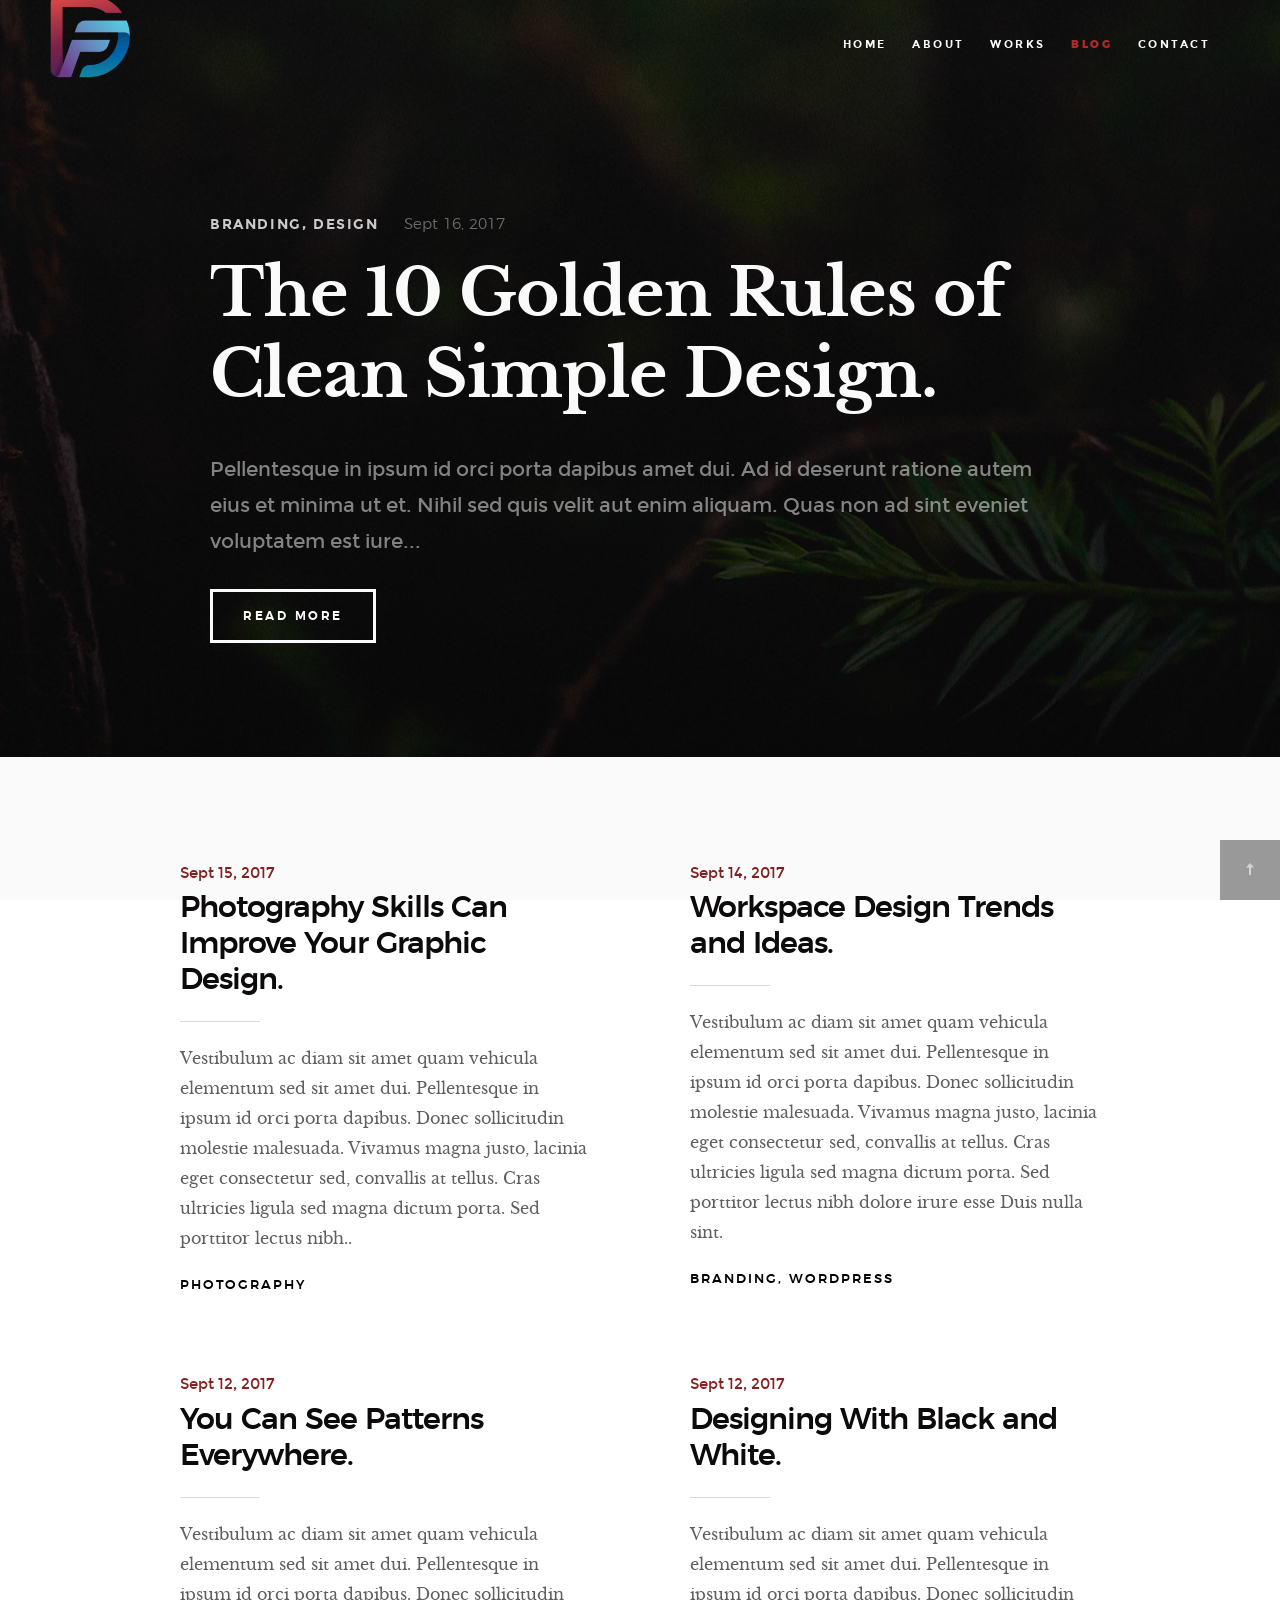
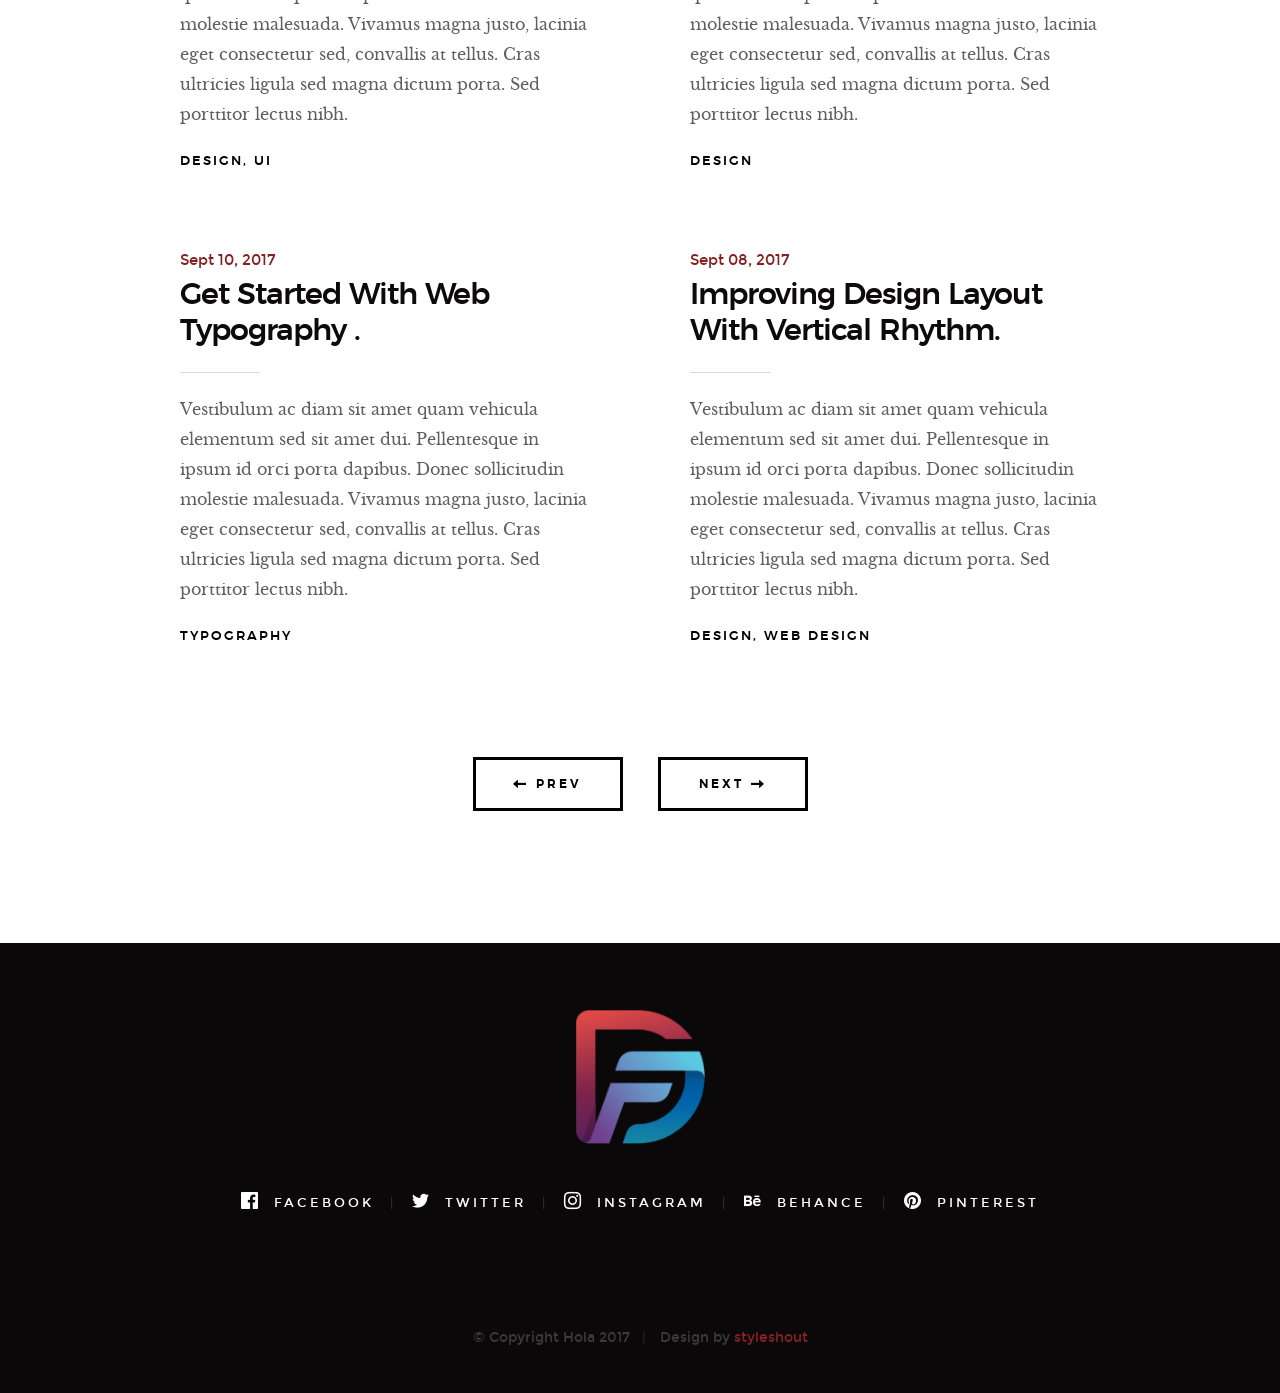
<file: blog.html>
<!DOCTYPE html>
<!--[if lt IE 9 ]><html class="no-js oldie" lang="en"> <![endif]-->
<!--[if IE 9 ]><html class="no-js oldie ie9" lang="en"> <![endif]-->
<!--[if (gte IE 9)|!(IE)]><!-->
<html class="no-js" lang="en">
<!--<![endif]-->

<head>

    <!--- basic page needs
    ================================================== -->
    <meta charset="utf-8">
    <title>Blog - Hola</title>
    <meta name="description" content="">
    <meta name="author" content="">

    <!-- mobile specific metas
    ================================================== -->
    <meta name="viewport" content="width=device-width, initial-scale=1">

    <!-- CSS
    ================================================== -->
    <link rel="stylesheet" href="css/base.css">
    <link rel="stylesheet" href="css/vendor.css">
    <link rel="stylesheet" href="css/main.css">

    <!-- script
    ================================================== -->
    <script src="js/modernizr.js"></script>
    <script src="js/pace.min.js"></script>

    <!-- favicons
    ================================================== -->
    <link rel="shortcut icon" href="favicon.ico" type="image/x-icon">
    <link rel="icon" href="favicon.ico" type="image/x-icon">

</head>


<body id="top">

    <!-- header
    ================================================== -->
    <header class="s-header">

        <div class="header-logo">
            <a class="site-logo" href="index.html"><img src="images/logo.png" alt="Homepage"></a>
        </div>

        <nav class="header-nav-wrap">
            <ul class="header-nav">
                <li><a href="index.html#home" title="home">Home</a></li>
                <li><a href="index.html#about" title="about">About</a></li>
                <li><a href="index.html#works" title="works">Works</a></li>
                <li class="current"><a href="blog.html" title="blog">Blog</a></li>
                <li><a href="index.html#contact" title="contact">Contact</a></li>	
            </ul>
        </nav>

        <a class="header-menu-toggle" href="#0"><span>Menu</span></a>

    </header> <!-- end s-header -->


    <!-- page header
    ================================================== -->
    <section class="page-header page-hero" style="background-image:url(images/blog/blog-bg-01.jpg)">

        <div class="row page-header__content">
            <article class="col-full">

                <div class="page-header__info">
                    <div class="page-header__cat">
                        <a href="#0">Branding</a><a href="#0">Design</a>
                    </div>
                    <div class="page-header__date">
                        Sept 16, 2017
                    </div>
                </div>
                
                <h1 class="page-header__title">
                    <a href="#0" title="">
                        The 10 Golden Rules of Clean Simple Design.
                    </a>
                </h1>
                <p>Pellentesque in ipsum id orci porta dapibus amet dui. Ad id deserunt ratione autem eius et minima ut et. Nihil sed quis velit aut enim aliquam. Quas non ad sint eveniet voluptatem est iure...</p>
                <p>
                    <a href="#0" class="btn btn--stroke page-header__btn">Read More</a>
                </p>
            </article>
        </div>

    </section> <!-- end page-header -->


    <!-- blog
    ================================================== -->
    <section class="blog-content-wrap">

        <div class="row blog-content">
            <div class="col-full">

                <div class="blog-list block-1-2 block-tab-full">

                    <article class="col-block">
                        
                        <div class="blog-date">
                            <a href="blog-single.html">Sept 15, 2017</a>
                        </div>  
                        
                        <h2 class="h01"><a href="blog-single.html">Photography Skills Can Improve Your Graphic Design.</a></h2>
                        <p>
                        Vestibulum ac diam sit amet quam vehicula elementum sed sit amet dui. Pellentesque in ipsum id orci porta dapibus. Donec sollicitudin molestie malesuada. Vivamus magna justo, lacinia eget consectetur sed, convallis at tellus. Cras ultricies ligula sed magna dictum porta. Sed porttitor lectus nibh..
                        </p>

                        <div class="blog-cat">
                            <a href="blog.html">Photography</a>
                        </div>

                    </article>

                    <article class="col-block">
                        
                        <div class="blog-date">
                            <a href="blog-single.html">Sept 14, 2017</a>
                        </div>

                        <h2 class="h01"><a href="blog-single.html">Workspace Design Trends and Ideas.</a></h2>
                        <p>
                        Vestibulum ac diam sit amet quam vehicula elementum sed sit amet dui. Pellentesque in ipsum id orci porta dapibus. Donec sollicitudin molestie malesuada. Vivamus magna justo, lacinia eget consectetur sed, convallis at tellus. Cras ultricies ligula sed magna dictum porta. Sed porttitor lectus nibh dolore irure esse Duis nulla sint.
                        </p>

                        <div class="blog-cat">
                            <a href="blog.html">Branding</a><a href="blog.html">Wordpress</a>
                        </div>
                    </article>

                    <article class="col-block">
                        
                        <div class="blog-date">
                            <a href="blog-single.html">Sept 12, 2017</a>
                        </div>    
                        <h2 class="h01"><a href="blog-single.html">You Can See Patterns Everywhere.</a></h2>
                        <p>
                        Vestibulum ac diam sit amet quam vehicula elementum sed sit amet dui. Pellentesque in ipsum id orci porta dapibus. Donec sollicitudin molestie malesuada. Vivamus magna justo, lacinia eget consectetur sed, convallis at tellus. Cras ultricies ligula sed magna dictum porta. Sed porttitor lectus nibh.
                        </p>

                        <div class="blog-cat">
                            <a href="blog.html">Design</a><a href="blog.html">UI</a>
                        </div>
                    </article>

                    <article class="col-block">
                        
                        <div class="blog-date">
                            <a href="blog-single.html">Sept 12, 2017</a>
                        </div>
                        <h2 class="h01"><a href="blog-single.html">Designing With Black and White.</a></h2>
                        <p>
                        Vestibulum ac diam sit amet quam vehicula elementum sed sit amet dui. Pellentesque in ipsum id orci porta dapibus. Donec sollicitudin molestie malesuada. Vivamus magna justo, lacinia eget consectetur sed, convallis at tellus. Cras ultricies ligula sed magna dictum porta. Sed porttitor lectus nibh.
                        </p>

                        <div class="blog-cat">
                            <a href="blog.html">Design</a>
                        </div>
                    </article>

                    <article class="col-block">
                        <div class="blog-date">
                            <a href="blog-single.html">Sept 10, 2017</a>
                        </div>
                        <h2 class="h01"><a href="blog-single.html">Get Started With Web Typography .</a></h2>
                        <p>
                        Vestibulum ac diam sit amet quam vehicula elementum sed sit amet dui. Pellentesque in ipsum id orci porta dapibus. Donec sollicitudin molestie malesuada. Vivamus magna justo, lacinia eget consectetur sed, convallis at tellus. Cras ultricies ligula sed magna dictum porta. Sed porttitor lectus nibh.
                        </p>

                        <div class="blog-cat">
                            <a href="blog.html">Typography</a>
                        </div>
                    </article>

                    <article class="col-block">
                        
                        <div class="blog-date">
                            <a href="blog-single.html">Sept 08, 2017</a>
                        </div>
                        <h2 class="h01"><a href="blog-single.html">Improving Design Layout With Vertical Rhythm.</a></h2>
                        <p>
                        Vestibulum ac diam sit amet quam vehicula elementum sed sit amet dui. Pellentesque in ipsum id orci porta dapibus. Donec sollicitudin molestie malesuada. Vivamus magna justo, lacinia eget consectetur sed, convallis at tellus. Cras ultricies ligula sed magna dictum porta. Sed porttitor lectus nibh.
                        </p>

                        <div class="blog-cat">
                            <a href="blog.html">Design</a><a href="#0">Web Design</a>
                        </div>
                    </article>

                </div> <!-- end blog-list -->

            </div> <!-- end col-full -->
        </div> <!-- end blog-content -->

        <div class="row blog-entries-nav">
            <div class="col-full">
                <a href="#0" class="btn btn--stroke">
                    <i class="im im-arrow-left"></i>
                    Prev
                </a>
                <a href="#0" class="btn btn--stroke">
                    Next
                    <i class="im im-arrow-right"></i>
                </a>
            </div>
        </div>

    </section> <!-- end blog-content-wrap -->


    <!-- footer
    ================================================== -->
    <footer>
        <div class="row">
            <div class="col-full">

                <div class="footer-logo">
                    <a class="footer-site-logo" href="#0"><img src="images/logo.png" alt="Homepage"></a>
                </div>

                <ul class="footer-social">
                    <li><a href="#0">
                        <i class="im im-facebook" aria-hidden="true"></i>
                        <span>Facebook</span>
                    </a></li>
                    <li><a href="#0">
                        <i class="im im-twitter" aria-hidden="true"></i>
                        <span>Twitter</span>
                    </a></li>
                    <li><a href="#0">
                        <i class="im im-instagram" aria-hidden="true"></i>
                        <span>Instagram</span>
                    </a></li>
                    <li><a href="#0">
                        <i class="im im-behance" aria-hidden="true"></i>
                        <span>Behance</span>
                    </a></li>
                    <li><a href="#0">
                        <i class="im im-pinterest" aria-hidden="true"></i>
                        <span>Pinterest</span>
                    </a></li>
                </ul>
                    
            </div>
        </div>

        <div class="row footer-bottom">

            <div class="col-twelve">
                <div class="copyright">
                    <span>© Copyright Hola 2017</span> 
                    <span>Design by <a href="https://www.styleshout.com/">styleshout</a></span>	
                </div>

                <div class="go-top">
                <a class="smoothscroll" title="Back to Top" href="#top"><i class="im im-arrow-up" aria-hidden="true"></i></a>
                </div>
            </div>

        </div> <!-- end footer-bottom -->

    </footer> <!-- end footer -->


    <div id="preloader"> 
        <div id="loader"></div>
    </div>


    <!-- Java Script
    ================================================== -->
    <script src="js/jquery-3.2.1.min.js"></script>
    <script src="js/plugins.js"></script>
    <script src="js/main.js"></script>

</body>

</html>
</file>
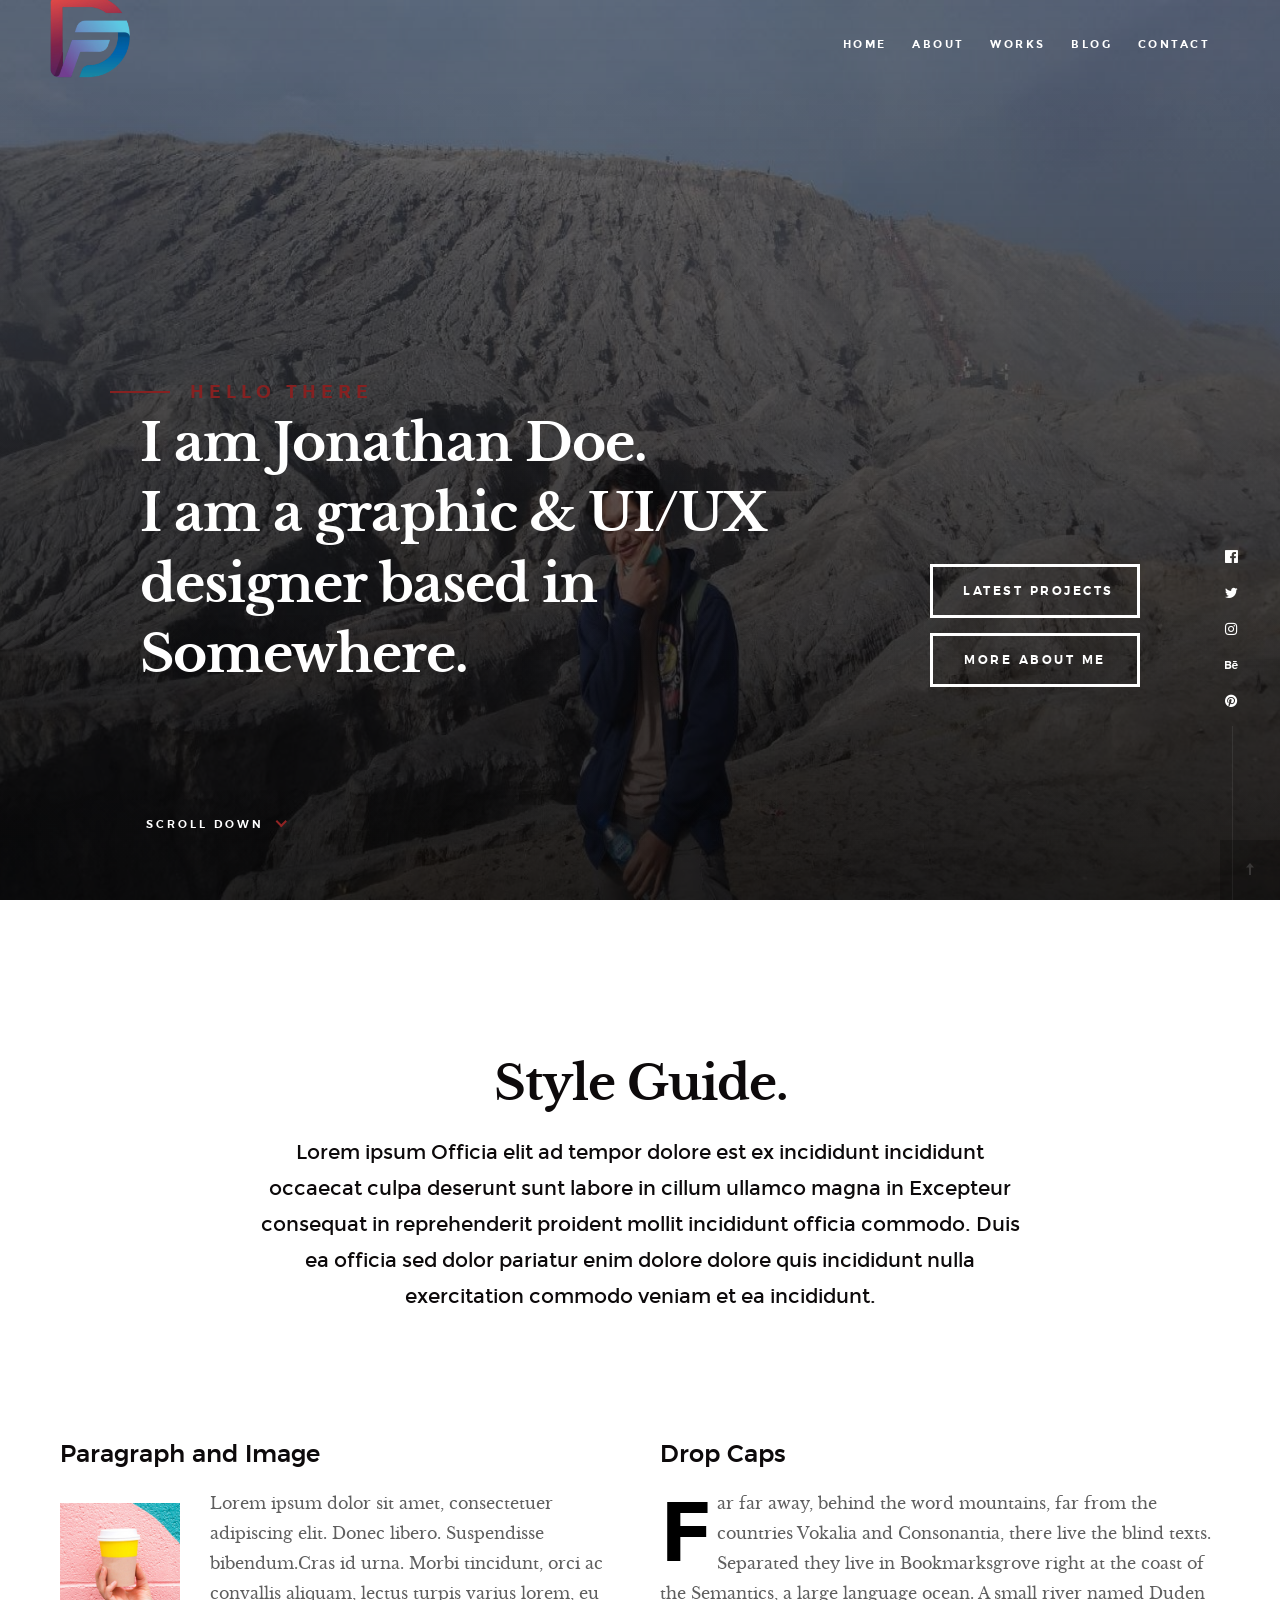
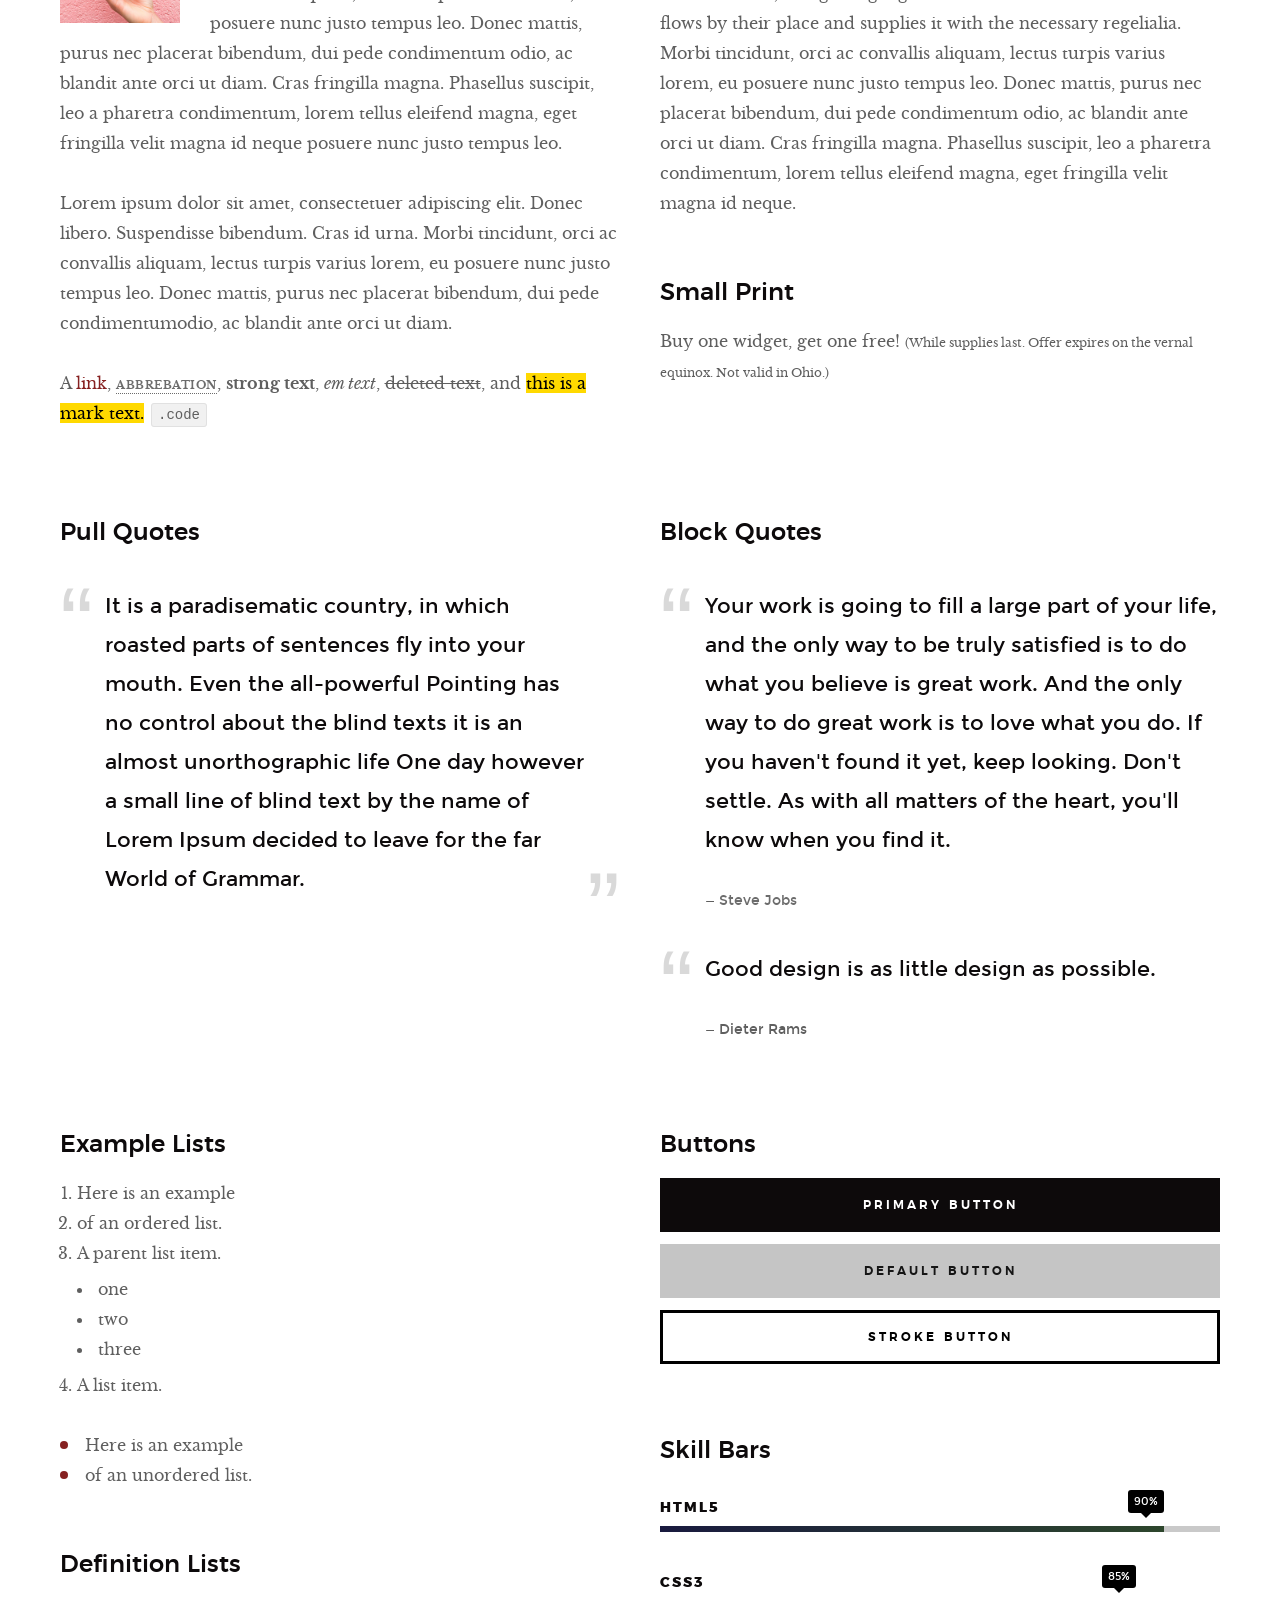
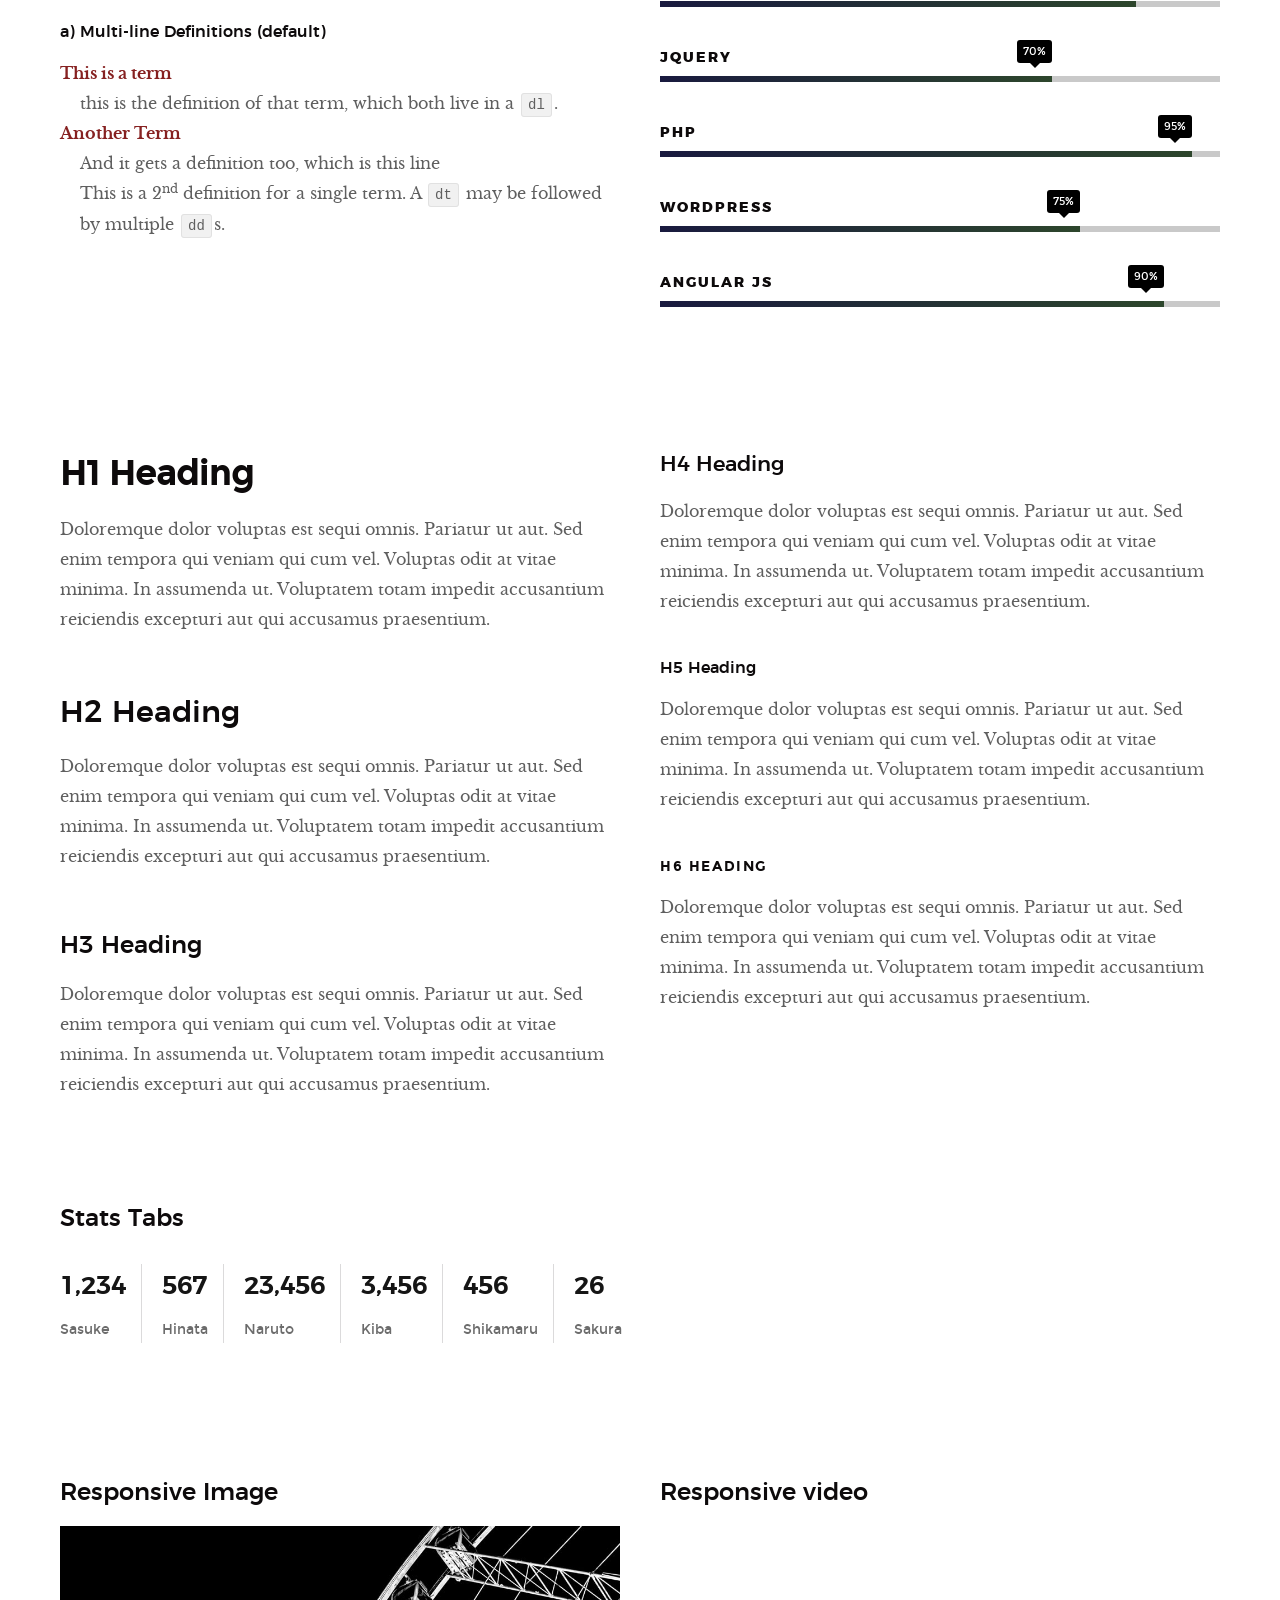
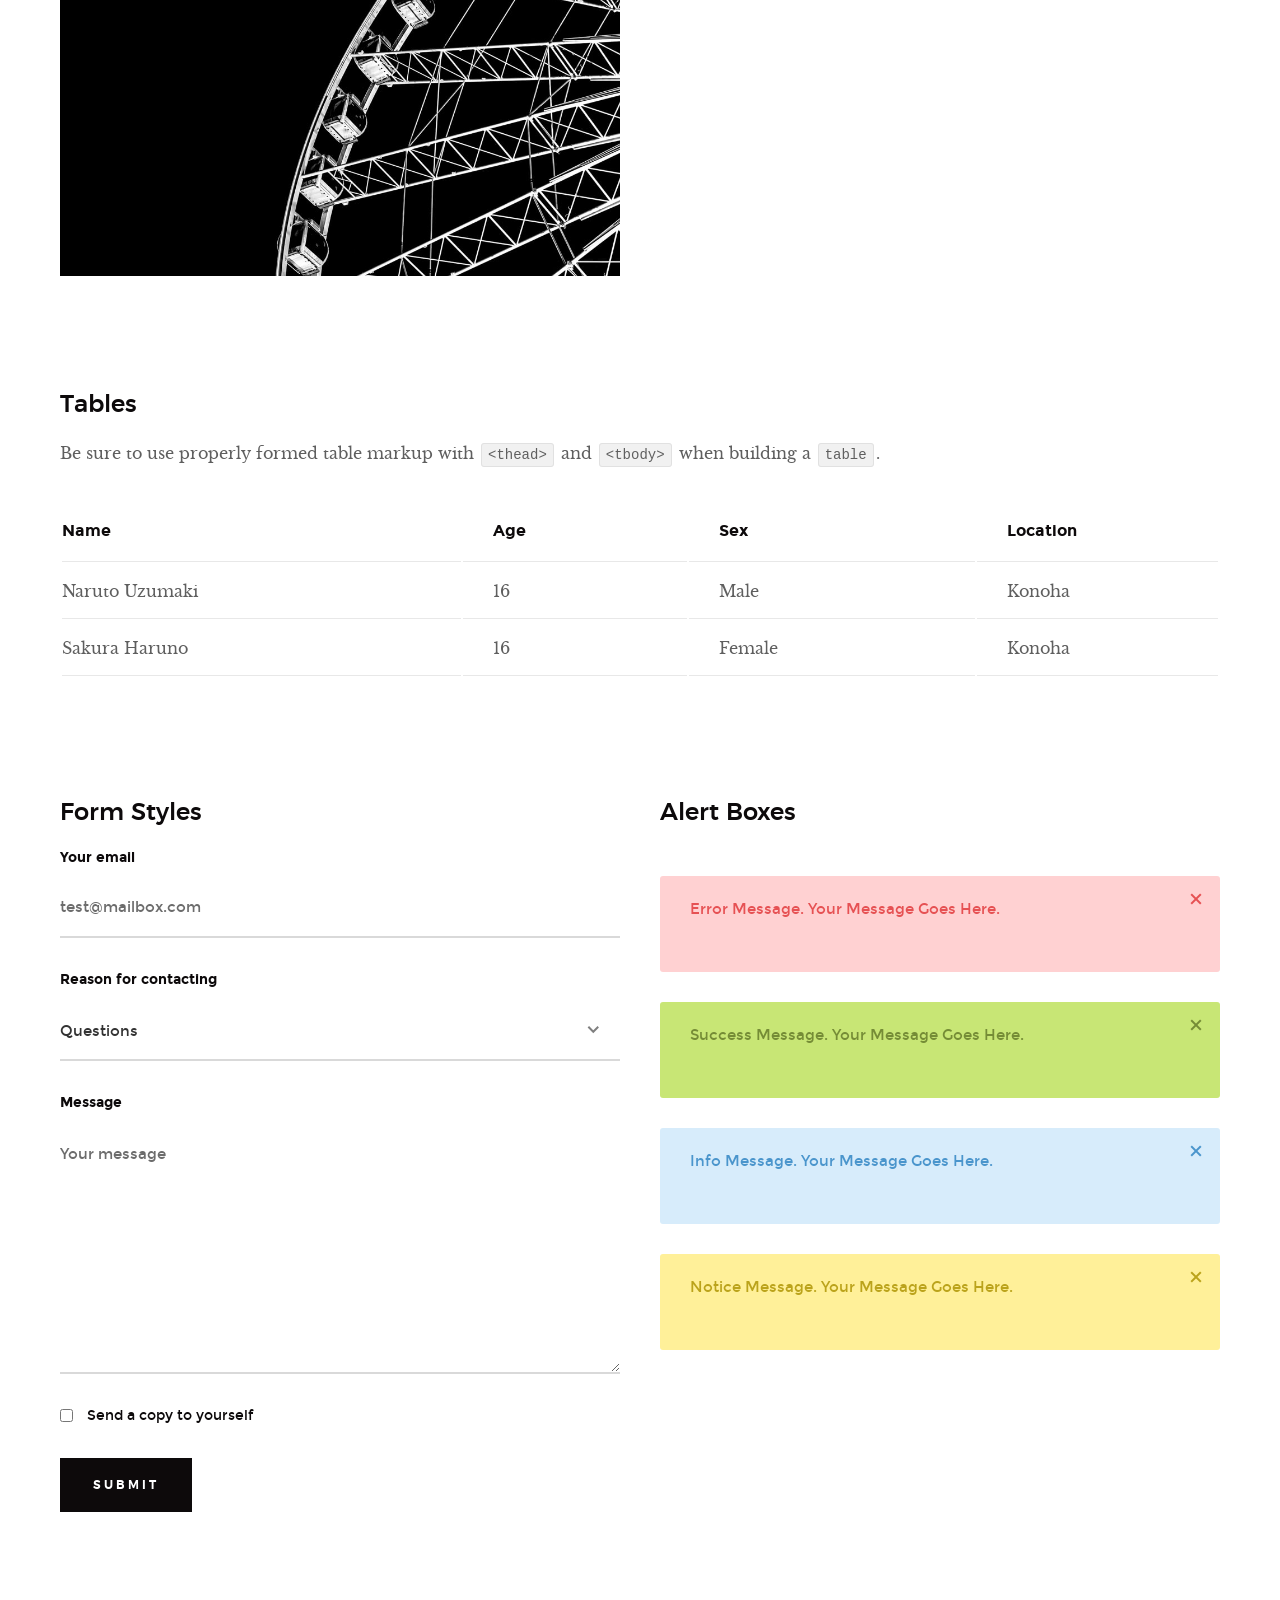
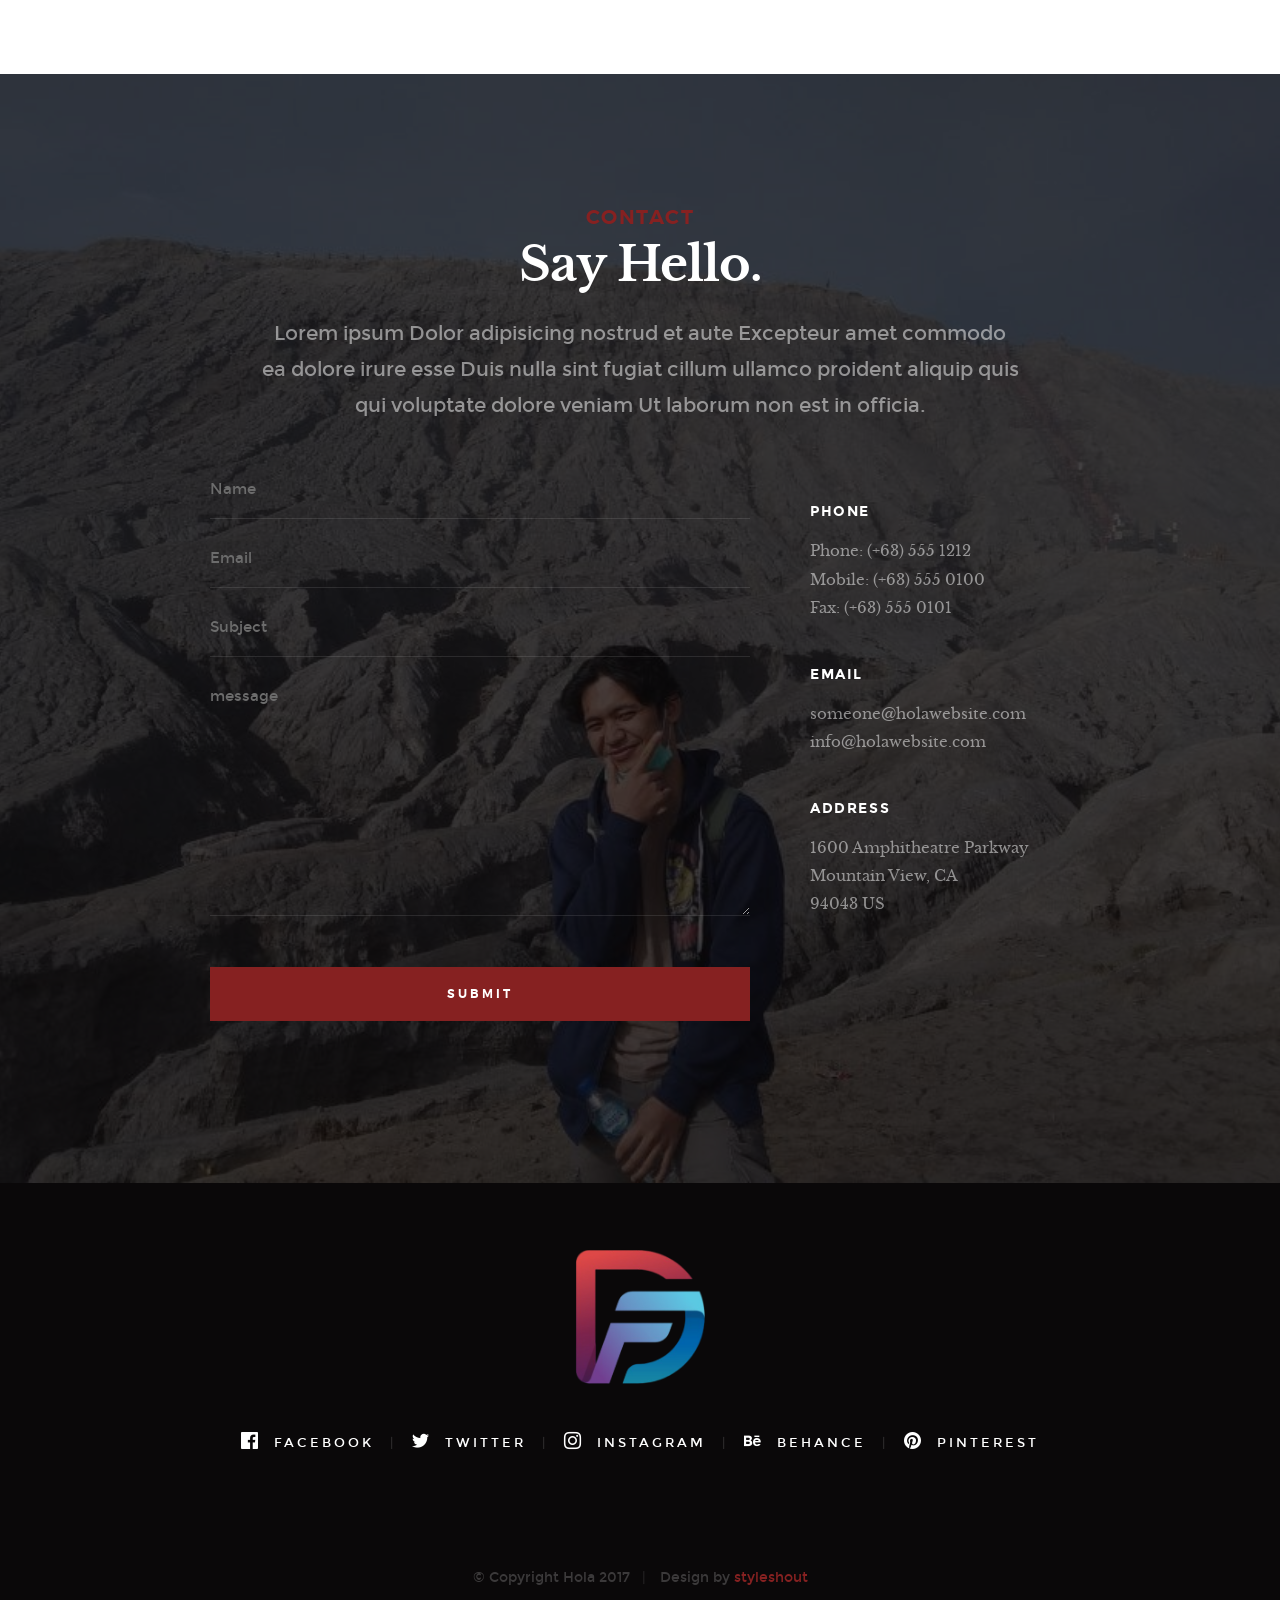
<file: styles.html>
<!DOCTYPE html>
<!--[if lt IE 9 ]><html class="no-js oldie" lang="en"> <![endif]-->
<!--[if IE 9 ]><html class="no-js oldie ie9" lang="en"> <![endif]-->
<!--[if (gte IE 9)|!(IE)]><!-->
<html class="no-js" lang="en">
<!--<![endif]-->

<head>

    <!--- basic page needs
   ================================================== -->
    <meta charset="utf-8">
    <title>Style Guide - Hola</title>
    <meta name="description" content="">
    <meta name="author" content="">

    <!-- mobile specific metas
   ================================================== -->
    <meta name="viewport" content="width=device-width, initial-scale=1">

    <!-- CSS
   ================================================== -->
    <link rel="stylesheet" href="css/base.css">
    <link rel="stylesheet" href="css/vendor.css">
    <link rel="stylesheet" href="css/main.css">

    <style type="text/css" media="screen">
        .s-styles { 
             background: white;
              padding-top: 15rem;
              padding-bottom: 12rem;
        }
     </style> 

    <!-- script
   ================================================== -->
    <script src="js/modernizr.js"></script>
    <script src="js/pace.min.js"></script>

    <!-- favicons
	================================================== -->
    <link rel="shortcut icon" href="favicon.ico" type="image/x-icon">
    <link rel="icon" href="favicon.ico" type="image/x-icon">

</head>

<body id="top">

    <!-- header
    ================================================== -->
    <header class="s-header">

        <div class="header-logo">
            <a class="site-logo" href="index.html"><img src="images/logo.png" alt="Homepage"></a>
        </div>

        <nav class="header-nav-wrap">
            <ul class="header-nav">
                <li><a href="index.html#home" title="home">Home</a></li>
                <li><a href="index.html#about" title="about">About</a></li>
                <li><a href="index.html#works" title="works">Works</a></li>
                <li class="current"><a href="blog.html" title="blog">Blog</a></li>
                <li><a href="index.html#contact" title="contact">Contact</a></li>	
            </ul>
        </nav>

        <a class="header-menu-toggle" href="#0"><span>Menu</span></a>

   </header> <!-- end s-header -->


   <!-- home
   ================================================== -->
   <section id="home" class="s-home page-hero target-section" data-parallax="scroll" data-image-src="images/hero-bg.jpg" data-natural-width=3000 data-natural-height=2000 data-position-y=center>
    
        <div class="overlay"></div>
        <div class="shadow-overlay"></div>

        <div class="home-content">

            <div class="row home-content__main">

                <h3>Hello There</h3>

                <h1>
                    I am Jonathan Doe. <br>
                    I am a graphic & UI/UX <br>
                    designer based in Somewhere.
                </h1>

                <div class="home-content__buttons">
                    <a href="index.html#works" class="btn btn--stroke">
                        Latest Projects
                    </a>
                    <a href="index.html#about" class="btn btn--stroke">
                        More About Me
                    </a>
                </div>

                <div class="home-content__scroll">
                    <a href="#styles" class="smoothscroll scroll-link">
                        <span>Scroll Down</span>
                    </a>
                </div>

            </div>

        </div> <!-- end home-content -->

        <ul class="home-social">
            <li>
                <a href="#"><i class="im im-facebook" aria-hidden="true"></i><span>Facebook</span></a>
            </li>
            <li>
                <a href="#"><i class="im im-twitter" aria-hidden="true"></i><span>Twiiter</span></a>
            </li>
            <li>
                <a href="#"><i class="im im-instagram" aria-hidden="true"></i><span>Instagram</span></a>
            </li>
            <li>
                <a href="#"><i class="im im-behance" aria-hidden="true"></i><span>Behance</span></a>
            </li>
            <li>
                <a href="#"><i class="im im-pinterest" aria-hidden="true"></i><span>Pinterest</span></a>
            </li>
        </ul> 
        <!-- end home-social -->

    </section> <!-- end s-home -->


    <!-- styles
    ================================================== -->
    <section id="styles" class="s-styles">
    
        <div class="row narrow section-intro add-bottom text-center">

            <div class="col-twelve tab-full">

                <h1>Style Guide.</h1>

                <p class="lead">Lorem ipsum Officia elit ad tempor dolore est ex incididunt incididunt occaecat culpa deserunt sunt labore in cillum ullamco magna in Excepteur consequat in reprehenderit proident mollit incididunt officia commodo.
                Duis ea officia sed dolor pariatur enim dolore dolore quis incididunt nulla exercitation commodo veniam et ea incididunt.</p>

            </div>

        </div>

        <div class="row">

            <div class="col-six tab-full">

                <h3>Paragraph and Image</h3>

                <p><a href="#"><img width="120" height="120" class="pull-left" alt="sample-image" src="images/sample-image.jpg"></a>
                Lorem ipsum dolor sit amet, consectetuer adipiscing elit. Donec libero. Suspendisse bibendum.Cras id urna. Morbi tincidunt, orci ac convallis aliquam, lectus turpis varius lorem, eu posuere nunc justo tempus leo. Donec mattis, purus nec placerat bibendum, dui pede condimentum odio, ac blandit ante orci ut diam. Cras fringilla magna. Phasellus suscipit, leo a pharetra condimentum, lorem tellus eleifend magna, eget fringilla velit magna id neque posuere nunc justo tempus leo. </p>

                <p>
                Lorem ipsum dolor sit amet, consectetuer adipiscing elit. Donec libero. Suspendisse bibendum. Cras id urna. Morbi tincidunt, orci ac convallis aliquam, lectus turpis varius lorem, eu posuere nunc justo tempus leo. Donec mattis, purus nec placerat bibendum, dui pede condimentumodio, ac blandit ante orci ut diam.	
                </p>

                <p>A <a href="#">link</a>,
                <abbr title="this really isn't a very good description">abbrebation</abbr>,
                <strong>strong text</strong>,
                <em>em text</em>,
                <del>deleted text</del>, and
                <mark>this is a mark text.</mark>
                <code>.code</code>
                </p>

            </div>

            <div class="col-six tab-full">

                <h3>Drop Caps</h3>

                <p class="drop-cap">Far far away, behind the word mountains, far from the countries Vokalia and Consonantia,
                there live the blind texts. Separated they live in Bookmarksgrove right at the coast of the
                Semantics, a large language ocean. A small river named Duden flows by their place and supplies it with the necessary regelialia. Morbi tincidunt, orci ac convallis aliquam, lectus turpis varius lorem, eu	posuere nunc justo tempus leo. Donec mattis, purus nec placerat bibendum, dui pede condimentum odio, ac blandit ante orci ut diam. Cras fringilla magna. Phasellus suscipit, leo a pharetra condimentum, lorem tellus eleifend magna, eget fringilla velit magna id neque.
                </p>

                <h3>Small Print</h3>

                <p>Buy one widget, get one free!
                <small>(While supplies last. Offer expires on the vernal equinox. Not valid in Ohio.)</small>
                </p>

            </div>

        </div> <!-- end row -->

        <div class="row">

            <div class="col-six tab-full">

                <h3>Pull Quotes</h3>

                <aside class="pull-quote">
                    <blockquote>
                    <p>It is a paradisematic country, in which roasted parts of
                    sentences fly into your mouth. Even the all-powerful Pointing has no control about the blind
                    texts it is an almost unorthographic life One day however a small line of blind text by the name
                    of Lorem Ipsum decided to leave for the far World of Grammar.</p>
                    </blockquote>
                </aside>

            </div>

            <div class="col-six tab-full">

                <h3>Block Quotes</h3>

                <blockquote cite="http://where-i-got-my-info-from.com">
                <p>Your work is going to fill a large part of your life, and the only way to be truly satisfied is
                to do what you believe is great work. And the only way to do great work is to love what you do.
                If you haven't found it yet, keep looking. Don't settle. As with all matters of the heart, you'll know when you find it.
                </p>
                <cite>
                   <a href="#">Steve Jobs</a>
                </cite>
                </blockquote>

                <blockquote>
                <p>Good design is as little design as possible.</p>
                <cite>Dieter Rams</cite>
                </blockquote>

            </div>

        </div> <!-- end row -->


        <div class="row half-bottom">

            <div class="col-six tab-full">

                <h3>Example Lists</h3>

                <ol>
                    <li>Here is an example</li>
                    <li>of an ordered list.</li>
                    <li>A parent list item.
                            <ul>
                                <li>one</li>
                                <li>two</li>
                                <li>three</li>
                        </ul>
                        </li>
                        <li>A list item.</li>
                    </ol>

                <ul class="disc">
                    <li>Here is an example</li>
                    <li>of an unordered list.</li>
                </ul>

                <h3>Definition Lists</h3>

                <h5>a) Multi-line Definitions (default) </h5>

                <dl>
                    <dt><strong>This is a term</strong></dt>
                        <dd>this is the definition of that term, which both live in a <code>dl</code>.</dd>
                    <dt><strong>Another Term</strong></dt>
                        <dd>And it gets a definition too, which is this line</dd>
                        <dd>This is a 2<sup>nd</sup> definition for a single term. A <code>dt</code> may be followed by multiple <code>dd</code>s.</dd>
                </dl>

            </div>

            <div class="col-six tab-full">

                <h3>Buttons</h3>

                <p>
                    <a class="btn btn--primary full-width" href="#0">Primary Button</a>
                    <a class="btn full-width" href="#0">Default Button</a>
                    <a class="btn btn--stroke full-width" href="#0">Stroke Button</a>
                </p>

                <h3>Skill Bars</h3>
                
                <ul class="skill-bars">
                    <li>
                    <div class="progress percent90"><span>90%</span></div>
                    <strong>HTML5</strong>
                    </li>
                    <li>
                    <div class="progress percent85"><span>85%</span></div>
                    <strong>CSS3</strong>
                    </li>
                    <li>
                    <div class="progress percent70"><span>70%</span></div>
                    <strong>JQuery</strong>
                    </li>
                    <li>
                    <div class="progress percent95"><span>95%</span></div>
                    <strong>PHP</strong>
                    </li>
                    <li>
                    <div class="progress percent75"><span>75%</span></div>
                    <strong>Wordpress</strong>
                    </li>
                    <li>
                    <div class="progress percent90"><span>90%</span></div>
                    <strong>Angular JS</strong>
                    </li>
                </ul>

            </div>

        </div> <!-- end row -->

        <div class="row half-bottom">

            <div class="col-six tab-full">
                    
                <h1>H1 Heading</h1>
                <p>Doloremque dolor voluptas est sequi omnis. Pariatur ut aut. Sed enim tempora qui veniam qui cum vel. 
                Voluptas odit at vitae minima. In assumenda ut. Voluptatem totam impedit accusantium reiciendis excepturi aut qui accusamus praesentium.</p>

                <h2>H2 Heading</h2>
                <p>Doloremque dolor voluptas est sequi omnis. Pariatur ut aut. Sed enim tempora qui veniam qui cum vel. 
                Voluptas odit at vitae minima. In assumenda ut. Voluptatem totam impedit accusantium reiciendis excepturi aut qui accusamus praesentium.</p>

                <h3>H3 Heading</h3>
                <p>Doloremque dolor voluptas est sequi omnis. Pariatur ut aut. Sed enim tempora qui veniam qui cum vel. 
                Voluptas odit at vitae minima. In assumenda ut. Voluptatem totam impedit accusantium reiciendis excepturi aut qui accusamus praesentium.</p>

            </div>

            <div class="col-six tab-full">
                    
                <h4>H4 Heading</h4>
                <p>Doloremque dolor voluptas est sequi omnis. Pariatur ut aut. Sed enim tempora qui veniam qui cum vel. 
                Voluptas odit at vitae minima. In assumenda ut. Voluptatem totam impedit accusantium reiciendis excepturi aut qui accusamus praesentium.</p>

                <h5>H5 Heading</h5>
                <p>Doloremque dolor voluptas est sequi omnis. Pariatur ut aut. Sed enim tempora qui veniam qui cum vel. 
                Voluptas odit at vitae minima. In assumenda ut. Voluptatem totam impedit accusantium reiciendis excepturi aut qui accusamus praesentium.</p>

                <h6>H6 Heading</h6>
                <p>Doloremque dolor voluptas est sequi omnis. Pariatur ut aut. Sed enim tempora qui veniam qui cum vel. 
                Voluptas odit at vitae minima. In assumenda ut. Voluptatem totam impedit accusantium reiciendis excepturi aut qui accusamus praesentium.</p>

            </div>

        </div>


        <div class="row half-bottom">

            <div class="col-twelve">

                    <h3>Stats Tabs</h3>

                <ul class="stats-tabs">
                    <li><a href="#">1,234 <em>Sasuke</em></a></li>
                    <li><a href="#">567 <em>Hinata</em></a></li>
                    <li><a href="#">23,456 <em>Naruto</em></a></li>
                    <li><a href="#">3,456 <em>Kiba</em></a></li>
                    <li><a href="#">456 <em>Shikamaru</em></a></li>
                    <li><a href="#">26 <em>Sakura</em></a></li>
                    </ul>

            </div>

        </div> <!-- end row -->


        <div class="row half-bottom">

            <div class="col-six tab-full">

                <h3>Responsive Image</h3>
                <p><img src="images/wheel-500.jpg" 
                    srcset="images/wheel-1000.jpg 1000w, 
                    images/wheel-500.jpg 500w" 
                    sizes="(max-width: 1000px) 100vw, 1000px" alt=""></p>

            </div>

            <div class="col-six tab-full">

                <h3>Responsive video</h3>

                <div class="video-container">
                <iframe src="http://player.vimeo.com/video/14592941?title=0&amp;byline=0&amp;portrait=0&amp;color=F64B39" width="500" height="281" frameborder="0" webkitallowfullscreen mozallowfullscreen allowfullscreen></iframe> 
                </div>

            </div>
          
        </div> <!-- end row -->


        <div class="row add-bottom">

            <div class="col-twelve">

                <h3>Tables</h3>
                <p>Be sure to use properly formed table markup with <code>&lt;thead&gt;</code> and <code>&lt;tbody&gt;</code> when building a <code>table</code>.</p>

                <div class="table-responsive">

                    <table>
                            <thead>
                            <tr>
                                <th>Name</th>
                                <th>Age</th>
                                <th>Sex</th>
                                <th>Location</th>
                            </tr>
                            </thead>
                            <tbody>
                            <tr>
                                <td>Naruto Uzumaki</td>
                                <td>16</td>
                                <td>Male</td>
                                <td>Konoha</td>
                            </tr>
                            <tr>
                                <td>Sakura Haruno</td>
                                <td>16</td>
                                <td>Female</td>
                                <td>Konoha</td>
                            </tr>
                            </tbody>
                    </table>

                </div>

            </div>
          
        </div> <!-- end row -->
    

        <div class="row">

            <div class="col-six tab-full">

                <h3>Form Styles</h3>

                <form>
                        <div>
                            <label for="sampleInput">Your email</label>
                            <input class="full-width" type="email" placeholder="test@mailbox.com" id="sampleInput">
                    </div>
                    <div>
                            <label for="sampleRecipientInput">Reason for contacting</label>
                            <div class="ss-custom-select">
                                <select class="full-width" id="sampleRecipientInput">
                                    <option value="Option 1">Questions</option>
                                    <option value="Option 2">Report</option>
                                    <option value="Option 3">Others</option>
                                </select>
                            </div>
                    </div>
                    
                        <label for="exampleMessage">Message</label>
                        <textarea class="full-width" placeholder="Your message" id="exampleMessage"></textarea>

                        <label class="add-bottom">
                            <input type="checkbox">
                            <span class="label-text">Send a copy to yourself</span>
                        </label>
                    
                        <input class="btn--primary" type="submit" value="Submit">

                </form>

            </div>

            <div class="col-six tab-full">

                <h3>Alert Boxes</h3>

                <br>
                
                <div class="alert-box alert-box--error hideit">
                    <p>Error Message. Your Message Goes Here.</p>
                    <i class="im im-x-mark alert-box__close"></i>
                </div><!-- /error -->
                        
                <div class="alert-box alert-box--success hideit">
                    <p>Success Message. Your Message Goes Here.</p>
                    <i class="im im-x-mark alert-box__close"></i>
                </div><!-- /success -->
                        
                <div class="alert-box alert-box--info hideit">
                    <p>Info Message. Your Message Goes Here.</p>
                    <i class="im im-x-mark alert-box__close"></i>
                </div><!-- /info -->
                        
                <div class="alert-box alert-box--notice hideit">
                    <p>Notice Message. Your Message Goes Here.</p>
                    <i class="im im-x-mark alert-box__close"></i>
                </div><!-- /notice -->
            
            </div>

        </div> <!-- end row -->

    </section> <!-- end styles -->


    <!-- s-contact
    ================================================== -->
    <section id="contact" class="s-contact target-section">

        <div class="overlay"></div>

        <div class="row narrow section-intro">
            <div class="col-full">
                <h3>Contact</h3>
                <h1>Say Hello.</h1>
                
                <p class="lead">Lorem ipsum Dolor adipisicing nostrud et aute Excepteur amet commodo ea dolore irure esse Duis nulla sint fugiat cillum ullamco proident aliquip quis qui voluptate dolore veniam Ut laborum non est in officia.</p>
            </div>
        </div>

        <div class="row contact__main">
            <div class="col-eight tab-full contact__form">
                <form name="contactForm" id="contactForm" method="post" action="">
                    <fieldset>
    
                    <div class="form-field">
                        <input name="contactName" type="text" id="contactName" placeholder="Name" value="" minlength="2" required="" aria-required="true" class="full-width">
                    </div>
                    <div class="form-field">
                        <input name="contactEmail" type="email" id="contactEmail" placeholder="Email" value="" required="" aria-required="true" class="full-width">
                    </div>
                    <div class="form-field">
                        <input name="contactSubject" type="text" id="contactSubject" placeholder="Subject" value="" class="full-width">
                    </div>                       
                    <div class="form-field">
                            <textarea name="contactMessage" id="contactMessage" placeholder="message" rows="10" cols="50" required="" aria-required="true" class="full-width"></textarea>
                        </div>                      
                    <div class="form-field">
                        <button class="full-width btn--primary">Submit</button>
                        <div class="submit-loader">
                            <div class="text-loader">Sending...</div>
                            <div class="s-loader">
                                <div class="bounce1"></div>
                                <div class="bounce2"></div>
                                <div class="bounce3"></div>
                            </div>
                        </div>
                    </div>
    
                    </fieldset>
                </form>

                <!-- contact-warning -->
                <div class="message-warning">
                        Something went wrong. Please try again.
                </div> 
            
                <!-- contact-success -->
                <div class="message-success">
                        Your message was sent, thank you!<br>
                </div>
                        
            </div>
            <div class="col-four tab-full contact__infos">
                <h4 class="h06">Phone</h4>
                <p>Phone: (+63) 555 1212<br>
                Mobile: (+63) 555 0100<br>
                Fax: (+63) 555 0101
                </p>

                <h4 class="h06">Email</h4>
                <p>someone@holawebsite.com<br>
                info@holawebsite.com
                </p>

                <h4 class="h06">Address</h4>
                <p>
                1600 Amphitheatre Parkway<br>
                Mountain View, CA<br>
                94043 US
                </p>
            </div>

        </div>

    </section> <!-- end s-contact -->


    <!-- footer
    ================================================== -->
    <footer>
            <div class="row">
                <div class="col-full">
    
                    <div class="footer-logo">
                        <a class="footer-site-logo" href="#0"><img src="images/logo.png" alt="Homepage"></a>
                    </div>
    
                    <ul class="footer-social">
                        <li><a href="#0">
                            <i class="im im-facebook" aria-hidden="true"></i>
                            <span>Facebook</span>
                        </a></li>
                        <li><a href="#0">
                            <i class="im im-twitter" aria-hidden="true"></i>
                            <span>Twitter</span>
                        </a></li>
                        <li><a href="#0">
                            <i class="im im-instagram" aria-hidden="true"></i>
                            <span>Instagram</span>
                        </a></li>
                        <li><a href="#0">
                            <i class="im im-behance" aria-hidden="true"></i>
                            <span>Behance</span>
                        </a></li>
                        <li><a href="#0">
                            <i class="im im-pinterest" aria-hidden="true"></i>
                            <span>Pinterest</span>
                        </a></li>
                    </ul>
                        
                </div>
            </div>
    
            <div class="row footer-bottom">
    
                <div class="col-twelve">
                    <div class="copyright">
                        <span>© Copyright Hola 2017</span> 
                        <span>Design by <a href="https://www.styleshout.com/">styleshout</a></span>	
                    </div>
    
                    <div class="go-top">
                    <a class="smoothscroll" title="Back to Top" href="#top"><i class="im im-arrow-up" aria-hidden="true"></i></a>
                    </div>
                </div>
    
            </div> <!-- end footer-bottom -->
    
        </footer> <!-- end footer -->
    
    
        <div id="preloader"> 
            <div id="loader"></div>
        </div>
    
    
        <!-- Java Script
        ================================================== -->
        <script src="js/jquery-3.2.1.min.js"></script>
        <script src="js/plugins.js"></script>
        <script src="js/main.js"></script>

</body>

</html>
</file>
<file: old/css/base.css>
/* =================================================================== 
 *
 *  Hola v1.0 Base Stylesheet
 *  10-02-2017
 *  ------------------------------------------------------------------
 *
 *  TOC:
 *  # Normalize
 *  # Basic/base setup styles
 *      ## Media
 *      ## Typography resets
 *      ## links
 *      ## inputs
 *  # grid
 *      ## medium size devices
 *      ## tablets
 *      ## mobile devices
 *      ## small mobile devices
 *  # block grids
 *      ## medium size devices
 *      ## tablets
 *      ## mobile devices
 *      ## small mobile devices
 *  # MISC
 *
 * =================================================================== */


/* ===================================================================
 * # normalize
 * normalize.css v5.0.0 | MIT License | 
 * github.com/necolas/normalize.css
 *
 * ------------------------------------------------------------------- */

html {
    font-family: sans-serif;
    line-height: 1.15;
    -ms-text-size-adjust: 100%;
    -webkit-text-size-adjust: 100%;
}

body {
    margin: 0;
}

article, aside, footer, header, nav, section {
    display: block;
}

h1 {
    font-size: 2em;
    margin: 0.67em 0;
}

figcaption, figure, main {
    display: block;
}

figure {
    margin: 1em 40px;
}

hr {
    box-sizing: content-box;
    height: 0;
    overflow: visible;
}

pre {
    font-family: monospace, monospace;
    font-size: 1em;
}

a {
    background-color: transparent;
    -webkit-text-decoration-skip: objects;
}

a:active, a:hover {
    outline-width: 0;
}

abbr[title] {
    border-bottom: none;
    text-decoration: underline;
    text-decoration: underline dotted;
}

b, strong {
    font-weight: inherit;
}

b, strong {
    font-weight: bolder;
}

code, kbd, samp {
    font-family: monospace, monospace;
    font-size: 1em;
}

dfn {
    font-style: italic;
}

mark {
    background-color: #ff0;
    color: #000;
}

small {
    font-size: 80%;
}

sub, sup {
    font-size: 75%;
    line-height: 0;
    position: relative;
    vertical-align: baseline;
}

sub {
    bottom: -0.25em;
}

sup {
    top: -0.5em;
}

audio, video {
    display: inline-block;
}

audio:not([controls]) {
    display: none;
    height: 0;
}

img {
    border-style: none;
}

svg:not(:root) {
    overflow: hidden;
}

button, input, optgroup, select, textarea {
    font-family: sans-serif;
    font-size: 100%;
    line-height: 1.15;
    margin: 0;
}

button, input {
    overflow: visible;
}

button, select {
    text-transform: none;
}

button, html [type="button"], [type="reset"], [type="submit"] {
    -webkit-appearance: button;
}

button::-moz-focus-inner, [type="button"]::-moz-focus-inner, [type="reset"]::-moz-focus-inner, [type="submit"]::-moz-focus-inner {
    border-style: none;
    padding: 0;
}

button:-moz-focusring, [type="button"]:-moz-focusring, [type="reset"]:-moz-focusring, [type="submit"]:-moz-focusring {
    outline: 1px dotted ButtonText;
}

fieldset {
    border: 1px solid #c0c0c0;
    margin: 0 2px;
    padding: 0.35em 0.625em 0.75em;
}

legend {
    box-sizing: border-box;
    color: inherit;
    display: table;
    max-width: 100%;
    padding: 0;
    white-space: normal;
}

progress {
    display: inline-block;
    vertical-align: baseline;
}

textarea {
    overflow: auto;
}

[type="checkbox"], [type="radio"] {
    box-sizing: border-box;
    padding: 0;
}

[type="number"]::-webkit-inner-spin-button, [type="number"]::-webkit-outer-spin-button {
    height: auto;
}

[type="search"] {
    -webkit-appearance: textfield;
    outline-offset: -2px;
}

[type="search"]::-webkit-search-cancel-button, [type="search"]::-webkit-search-decoration {
    -webkit-appearance: none;
}

::-webkit-file-upload-button {
    -webkit-appearance: button;
    font: inherit;
}

details, menu {
    display: block;
}

summary {
    display: list-item;
}

canvas {
    display: inline-block;
}

template {
    display: none;
}

[hidden] {
    display: none;
}


/* ===================================================================
 * # basic/base setup styles - (_basic.scss)
 *
 * ------------------------------------------------------------------- */

html {
    font-size: 62.5%;
    box-sizing: border-box;
}

*, *::before, *::after {
    box-sizing: inherit;
}

body {
    font-weight: normal;
    line-height: 1;
    word-wrap: break-word;
    text-rendering: optimizeLegibility;
    -webkit-overflow-scrolling: touch;
    -webkit-text-size-adjust: none;
}

body, input, button {
    -moz-osx-font-smoothing: grayscale;
    -webkit-font-smoothing: antialiased;
}


/* ------------------------------------------------------------------- 
 * ## Media - (_basic.scss)
 * ------------------------------------------------------------------- */

img, video {
    max-width: 100%;
    height: auto;
}


/* ------------------------------------------------------------------- 
 * ## Typography resets - (_basic.scss)
 * ------------------------------------------------------------------- */

div, dl, dt, dd, ul, ol, li, h1, h2, h3, h4, h5, h6, pre, form, p, blockquote, th, td {
    margin: 0;
    padding: 0;
}

h1, h2, h3, h4, h5, h6 {
    -webkit-font-smoothing: auto;
    -webkit-font-smoothing: antialiased;
    -webkit-font-variant-ligatures: common-ligatures;
    -moz-font-variant-ligatures: common-ligatures;
    font-variant-ligatures: common-ligatures;
    text-rendering: optimizeLegibility;
}

em, i {
    font-style: italic;
    line-height: inherit;
}

strong, b {
    font-weight: bold;
    line-height: inherit;
}

small {
    font-size: 60%;
    line-height: inherit;
}

ol, ul {
    list-style: none;
}

li {
    display: block;
}


/* ------------------------------------------------------------------- 
 * ## links - (_basic.scss)
 * ------------------------------------------------------------------- */

a {
    text-decoration: none;
    line-height: inherit;
}

a img {
    border: none;
}


/* ------------------------------------------------------------------- 
 * ## inputs - (_basic.scss)
 * ------------------------------------------------------------------- */

fieldset {
    margin: 0;
    padding: 0;
}

input[type="email"], 
input[type="number"], 
input[type="search"], 
input[type="text"], 
input[type="tel"], 
input[type="url"], 
input[type="password"], textarea {
    -webkit-appearance: none;
    -moz-appearance: none;
    -ms-appearance: none;
    -o-appearance: none;
    appearance: none;
}


/* ===================================================================
 * # grid - (_grid.scss)
 *
 * ------------------------------------------------------------------- */

.row {
    width: 94%;
    max-width: 1200px;
    margin: 0 auto;
}

.row:after {
    content: "";
    display: table;
    clear: both;
}

.row .row {
    width: auto;
    max-width: none;
    margin-left: -20px;
    margin-right: -20px;
}


/* column blocks
 * -------------------------------------- */

[class*="col-"] {
    float: left;
}

[class*="col-"] + [class*="col-"].end {
    float: right;
}

[class*="col-"] {
    padding: 0 20px;
}


/* column width classes 
 * -------------------------------------- */

.col-one {
    width: 8.33333%;
}

.col-two, .col-1-6 {
    width: 16.66667%;
}

.col-three, .col-1-4 {
    width: 25%;
}

.col-four, .col-1-3 {
    width: 33.33333%;
}

.col-five {
    width: 41.66667%;
}

.col-six, .col-1-2 {
    width: 50%;
}

.col-seven {
    width: 58.33333%;
}

.col-eight, .col-2-3 {
    width: 66.66667%;
}

.col-nine, .col-3-4 {
    width: 75%;
}

.col-ten, .col-5-6 {
    width: 83.33333%;
}

.col-eleven {
    width: 91.66667%;
}

.col-twelve, .col-full {
    width: 100%;
}


/* ------------------------------------------------------------------- 
 * ## medium size devices - (_grid.scss)
 * ------------------------------------------------------------------- */

@media only screen and (max-width: 1200px) {
    .row .row {
        margin-left: -15px;
        margin-right: -15px;
    }
    [class*="col-"] {
        padding: 0 15px;
    }
    .md-two, .md-1-6 {
        width: 16.66667%;
    }
    .md-one {
        width: 8.33333%;
    }
    .md-three, .md-1-4 {
        width: 25%;
    }
    .md-four, .md-1-3 {
        width: 33.33333%;
    }
    .md-five {
        width: 41.66667%;
    }
    .md-six, .md-1-2 {
        width: 50%;
    }
    .md-seven {
        width: 58.33333%;
    }
    .md-eight, .md-2-3 {
        width: 66.66667%;
    }
    .md-nine, .md-3-4 {
        width: 75%;
    }
    .md-ten, .md-5-6 {
        width: 83.33333%;
    }
    .md-eleven {
        width: 91.66667%;
    }
    .md-twelve, .md-full {
        width: 100%;
    }
}


/* ------------------------------------------------------------------- 
 * ## tablets - (_grid.scss)
 * ------------------------------------------------------------------- */

@media only screen and (max-width: 800px) {
    .row {
        width: 90%;
    }
    .tab-1-4 {
        width: 25%;
    }
    .tab-1-3 {
        width: 33.33333%;
    }
    .tab-1-2 {
        width: 50%;
    }
    .tab-2-3 {
        width: 66.66667%;
    }
    .tab-3-4 {
        width: 75%;
    }
    .tab-full {
        width: 100%;
    }
}


/* ------------------------------------------------------------------- 
 * ## mobile devices - (_grid.scss)
 * ------------------------------------------------------------------- */

@media only screen and (max-width: 600px) {
    .row {
        width: auto;
        padding-left: 25px;
        padding-right: 25px;
    }
    .row .row {
        margin-left: -10px;
        margin-right: -10px;
    }
    [class*="col-"] {
        padding: 0 10px;
    }
    .mob-1-4 {
        width: 25%;
    }
    .mob-1-3 {
        width: 33.33333%;
    }
    .mob-1-2 {
        width: 50%;
    }
    .mob-2-3 {
        width: 66.66667%;
    }
    .mob-3-4 {
        width: 75%;
    }
    .mob-full {
        width: 100%;
    }
}


/* ------------------------------------------------------------------- 
 * ## small mobile devices - (_grid.scss) 
 * ------------------------------------------------------------------- */


/* stack columns on small mobile devices
 * ------------------------------------------------------------------- */

@media only screen and (max-width: 400px) {
    .row .row {
        padding-left: 0;
        padding-right: 0;
        margin-left: 0;
        margin-right: 0;
    }
    [class*="col-"] {
        width: 100% !important;
        float: none !important;
        clear: both !important;
        margin-left: 0;
        margin-right: 0;
        padding: 0;
    }
    [class*="col-"] + [class*="col-"].end {
        float: none;
    }
}


/* ===================================================================
 * # block grids - (_grid.scss)
 * ------------------------------------------------------------------- */


/*   Equally-sized columns define at row level
 * ------------------------------------------------------------------- */

[class*="block-"]:after {
    content: "";
    display: table;
    clear: both;
}

.block-1-6 .col-block {
    width: 16.66667%;
}

.block-1-5 .col-block {
    width: 20%;
}

.block-1-4 .col-block {
    width: 25%;
}

.block-1-3 .col-block {
    width: 33.33333%;
}

.block-1-2 .col-block {
    width: 50%;
}


/**
 * Clearing for block grid columns. Allow columns with 
 * different heights to align properly.
 */

.block-1-6 .col-block:nth-child(6n+1), 
.block-1-5 .col-block:nth-child(5n+1), 
.block-1-4 .col-block:nth-child(4n+1), 
.block-1-3 .col-block:nth-child(3n+1), 
.block-1-2 .col-block:nth-child(2n+1) {
    clear: both;
}


/* ------------------------------------------------------------------- 
 * ## medium size devices - (_grid.scss)
 * ------------------------------------------------------------------- */

@media only screen and (max-width: 1200px) {
    .block-m-1-6 .col-block {
        width: 16.66667%;
    }
    .block-m-1-5 .col-block {
        width: 20%;
    }
    .block-m-1-4 .col-block {
        width: 25%;
    }
    .block-m-1-3 .col-block {
        width: 33.33333%;
    }
    .block-m-1-2 .col-block {
        width: 50%;
    }
    .block-m-full .col-block {
        width: 100%;
        clear: both;
    }
    [class*="block-m-"] .bgrid:nth-child(n) {
        clear: none;
    }
    .block-m-1-6 .col-block:nth-child(6n+1), 
    .block-m-1-5 .col-block:nth-child(5n+1), 
    .block-m-1-4 .col-block:nth-child(4n+1), 
    .block-m-1-3 .col-block:nth-child(3n+1), 
    .block-m-1-2 .col-block:nth-child(2n+1) {
        clear: both;
    }
}


/* ------------------------------------------------------------------- 
 * ## tablets - (_grid.scss)
 * ------------------------------------------------------------------- */

@media only screen and (max-width: 800px) {
    .block-tab-1-6 .col-block {
        width: 16.66667%;
    }
    .block-tab-1-5 .col-block {
        width: 20%;
    }
    .block-tab-1-4 .col-block {
        width: 25%;
    }
    .block-tab-1-3 .col-block {
        width: 33.33333%;
    }
    .block-tab-1-2 .col-block {
        width: 50%;
    }
    .block-tab-full .col-block {
        width: 100%;
        clear: both;
    }
    [class*="block-tab-"] .bgrid:nth-child(n) {
        clear: none;
    }
    .block-tab-1-6 .col-block:nth-child(6n+1), 
    .block-tab-1-6 .col-block:nth-child(5n+1), 
    .block-tab-1-4 .col-block:nth-child(4n+1), 
    .block-tab-1-3 .col-block:nth-child(3n+1), 
    .block-tab-1-2 .col-block:nth-child(2n+1) {
        clear: both;
    }
}


/* ------------------------------------------------------------------- 
 * ## mobile devices - (_grid.scss)
 * ------------------------------------------------------------------- */

@media only screen and (max-width: 600px) {
    .block-mob-1-6 .col-block {
        width: 16.66667%;
    }
    .block-mob-1-5 .col-block {
        width: 20%;
    }
    .block-mob-1-4 .col-block {
        width: 25%;
    }
    .block-mob-1-3 .col-block {
        width: 33.33333%;
    }
    .block-mob-1-2 .col-block {
        width: 50%;
    }
    .block-mob-full .col-block {
        width: 100%;
        clear: both;
    }
    [class*="block-mob-"] .bgrid:nth-child(n) {
        clear: none;
    }
    .block-mob-1-6 .col-block:nth-child(6n+1), 
    .block-mob-1-5 .col-block:nth-child(5n+1), 
    .block-mob-1-4 .col-block:nth-child(4n+1), 
    .block-mob-1-3 .col-block:nth-child(3n+1), 
    .block-mob-1-2 .col-block:nth-child(2n+1) {
        clear: both;
    }
}


/* ------------------------------------------------------------------- 
 * ## small mobile devices - (_grid.scss) 
 * ------------------------------------------------------------------- */


/* stack columns on small mobile devices
 * ------------------------------------------------------------------- */

@media only screen and (max-width: 400px) {
    .stack .col-block {
        width: 100% !important;
        float: none !important;
        clear: both !important;
        margin-left: 0;
        margin-right: 0;
    }
}


/* ===================================================================
 * # MISC  - (_grid.scss)
 *
 * ------------------------------------------------------------------- */

.group:after {
    content: "";
    display: table;
    clear: both;
}


/* Misc Helper Styles
 * -------------------------------------- */

.is-hidden {
    display: none;
}

.is-invisible {
    visibility: hidden;
}

.antialiased {
    -webkit-font-smoothing: antialiased;
    -moz-osx-font-smoothing: grayscale;
}

.overflow-hidden {
    overflow: hidden;
}

.remove-bottom {
    margin-bottom: 0;
}

.half-bottom {
    margin-bottom: 1.5rem !important;
}

.add-bottom {
    margin-bottom: 3rem !important;
}

.no-border {
    border: none;
}

.full-width {
    width: 100%;
}

.text-center {
    text-align: center;
}

.text-left {
    text-align: left;
}

.text-right {
    text-align: right;
}

.pull-left {
    float: left;
}

.pull-right {
    float: right;
}

.align-center {
    margin-left: auto;
    margin-right: auto;
    text-align: center;
}
</file>
<file: old/css/vendor.css>
/* =================================================================== 
 *
 *  Hola v1.0 Vendor/Third Party CSS 
 *  10-02-2017
 *  ------------------------------------------------------------------
 *
 *  TOC:
 *  # Slick slider
 *  # PhotoSwipe Skin
 *  # Prettyprint GitHub Theme
 *
 * =================================================================== */


/* ===================================================================
 * # slick slider
 *
 * ------------------------------------------------------------------- */

.slick-slider {
    position: relative;
    display: block;
    box-sizing: border-box;
    -webkit-touch-callout: none;
    -webkit-user-select: none;
    -khtml-user-select: none;
    -moz-user-select: none;
    -ms-user-select: none;
    user-select: none;
    -ms-touch-action: pan-y;
    touch-action: pan-y;
    -webkit-tap-highlight-color: transparent;
}

.slick-list {
    position: relative;
    overflow: hidden;
    display: block;
    margin: 0;
    padding: 0;
}

.slick-list:focus {
    outline: none;
}

.slick-list.dragging {
    cursor: pointer;
    cursor: hand;
}

.slick-slider .slick-track, .slick-slider .slick-list {
    -webkit-transform: translate3d(0, 0, 0);
    -moz-transform: translate3d(0, 0, 0);
    -ms-transform: translate3d(0, 0, 0);
    -o-transform: translate3d(0, 0, 0);
    transform: translate3d(0, 0, 0);
}

.slick-track {
    position: relative;
    left: 0;
    top: 0;
    display: block;
}

.slick-track:before, .slick-track:after {
    content: "";
    display: table;
}

.slick-track:after {
    clear: both;
}

.slick-loading .slick-track {
    visibility: hidden;
}

.slick-slide {
    float: left;
    height: 100%;
    min-height: 1px;
    display: none;
}

[dir="rtl"] .slick-slide {
    float: right;
}

.slick-slide img {
    display: block;
}

.slick-slide.slick-loading img {
    display: none;
}

.slick-slide.dragging img {
    pointer-events: none;
}

.slick-initialized .slick-slide {
    display: block;
}

.slick-loading .slick-slide {
    visibility: hidden;
}

.slick-vertical .slick-slide {
    display: block;
    height: auto;
    border: 1px solid transparent;
}

.slick-arrow.slick-hidden {
    display: none;
}


/*! PhotoSwipe main CSS by Dmitry Semenov | photoswipe.com | MIT license */


/*
	Styles for basic PhotoSwipe functionality (sliding area, open/close transitions)
*/


/* pswp = photoswipe */

.pswp {
    display: none;
    position: absolute;
    width: 100%;
    height: 100%;
    left: 0;
    top: 0;
    overflow: hidden;
    -ms-touch-action: none;
    touch-action: none;
    z-index: 1500;
    -webkit-text-size-adjust: 100%;
    /* create separate layer, to avoid paint on window.onscroll in webkit/blink */
    -webkit-backface-visibility: hidden;
    outline: none;
}

.pswp * {
    -webkit-box-sizing: border-box;
    box-sizing: border-box;
}

.pswp img {
    max-width: none;
}


/* style is added when JS option showHideOpacity is set to true */

.pswp--animate_opacity {
    /* 0.001, because opacity:0 doesn't trigger Paint action, which causes lag at start of transition */
    opacity: 0.001;
    will-change: opacity;
    /* for open/close transition */
    -webkit-transition: opacity 333ms cubic-bezier(0.4, 0, 0.22, 1);
    transition: opacity 333ms cubic-bezier(0.4, 0, 0.22, 1);
}

.pswp--open {
    display: block;
}

.pswp--zoom-allowed .pswp__img {
    /* autoprefixer: off */
    cursor: -webkit-zoom-in;
    cursor: -moz-zoom-in;
    cursor: zoom-in;
}

.pswp--zoomed-in .pswp__img {
    /* autoprefixer: off */
    cursor: -webkit-grab;
    cursor: -moz-grab;
    cursor: grab;
}

.pswp--dragging .pswp__img {
    /* autoprefixer: off */
    cursor: -webkit-grabbing;
    cursor: -moz-grabbing;
    cursor: grabbing;
}


/*
	Background is added as a separate element.
	As animating opacity is much faster than animating rgba() background-color.
*/

.pswp__bg {
    position: absolute;
    left: 0;
    top: 0;
    width: 100%;
    height: 100%;
    background: #000;
    opacity: 0;
    -webkit-transform: translateZ(0);
    transform: translateZ(0);
    -webkit-backface-visibility: hidden;
    will-change: opacity;
}

.pswp__scroll-wrap {
    position: absolute;
    left: 0;
    top: 0;
    width: 100%;
    height: 100%;
    overflow: hidden;
}

.pswp__container, .pswp__zoom-wrap {
    -ms-touch-action: none;
    touch-action: none;
    position: absolute;
    left: 0;
    right: 0;
    top: 0;
    bottom: 0;
}


/* Prevent selection and tap highlights */

.pswp__container, .pswp__img {
    -webkit-user-select: none;
    -moz-user-select: none;
    -ms-user-select: none;
    user-select: none;
    -webkit-tap-highlight-color: transparent;
    -webkit-touch-callout: none;
}

.pswp__zoom-wrap {
    position: absolute;
    width: 100%;
    -webkit-transform-origin: left top;
    -ms-transform-origin: left top;
    transform-origin: left top;
    /* for open/close transition */
    -webkit-transition: -webkit-transform 333ms cubic-bezier(0.4, 0, 0.22, 1);
    transition: transform 333ms cubic-bezier(0.4, 0, 0.22, 1);
}

.pswp__bg {
    will-change: opacity;
    /* for open/close transition */
    -webkit-transition: opacity 333ms cubic-bezier(0.4, 0, 0.22, 1);
    transition: opacity 333ms cubic-bezier(0.4, 0, 0.22, 1);
}

.pswp--animated-in .pswp__bg, .pswp--animated-in .pswp__zoom-wrap {
    -webkit-transition: none;
    transition: none;
}

.pswp__container, .pswp__zoom-wrap {
    -webkit-backface-visibility: hidden;
}

.pswp__item {
    position: absolute;
    left: 0;
    right: 0;
    top: 0;
    bottom: 0;
    overflow: hidden;
}

.pswp__img {
    position: absolute;
    width: auto;
    height: auto;
    top: 0;
    left: 0;
}


/*
	stretched thumbnail or div placeholder element (see below)
	style is added to avoid flickering in webkit/blink when layers overlap
*/

.pswp__img--placeholder {
    -webkit-backface-visibility: hidden;
}


/*
	div element that matches size of large image
	large image loads on top of it
*/

.pswp__img--placeholder--blank {
    background: #222;
}

.pswp--ie .pswp__img {
    width: 100% !important;
    height: auto !important;
    left: 0;
    top: 0;
}


/*
	Error message appears when image is not loaded
	(JS option errorMsg controls markup)
*/

.pswp__error-msg {
    position: absolute;
    left: 0;
    top: 50%;
    width: 100%;
    text-align: center;
    font-size: 14px;
    line-height: 16px;
    margin-top: -8px;
    color: #CCC;
}

.pswp__error-msg a {
    color: #CCC;
    text-decoration: underline;
}


/* ===================================================================
 * # PhotoSwipe Skin
 *
 * ------------------------------------------------------------------- */


/*
    Contents:

    1. Buttons
    2. Share modal and links
    3. Index indicator ("1 of X" counter)
    4. Caption
    5. Loading indicator
    6. Additional styles (root element, top bar, idle state, hidden state, etc.)
*/


/* -------------------------------------------------------------------
 * ## 1. buttons
 * ------------------------------------------------------------------- */


/* <button> css reset */

.pswp__button {
    width: 44px;
    height: 44px;
    line-height: 1;
    position: relative;
    background: none;
    cursor: pointer;
    overflow: visible;
    -webkit-appearance: none;
    display: block;
    border: 0;
    padding: 0;
    margin: 0;
    float: right;
    opacity: 0.6;
    -webkit-transition: opacity 0.2s;
    transition: opacity 0.2s;
    -webkit-box-shadow: none;
    box-shadow: none;
}

.pswp__button:focus, .pswp__button:hover {
    opacity: 1;
    background-color: transparent;
}

.pswp__button:active {
    outline: none;
    opacity: 0.9;
}

.pswp__button::-moz-focus-inner {
    padding: 0;
    border: 0;
}


/* 
pswp__ui--over-close class it added when mouse is 
over element that should close gallery 
*/

.pswp__ui--over-close .pswp__button--close {
    opacity: 1;
}

.pswp__button, .pswp__button--arrow--left:before, .pswp__button--arrow--right:before {
    background: url(../images/photoswipe/default-skin.png) 0 0 no-repeat;
    background-size: 264px 88px;
    width: 44px;
    height: 44px;
}

@media (-webkit-min-device-pixel-ratio: 1.1), (-webkit-min-device-pixel-ratio: 1.09375), (min-resolution: 105dpi), (min-resolution: 1.1dppx) {
    /* Serve SVG sprite if browser supports SVG and resolution is more than 105dpi */
    .pswp--svg .pswp__button, .pswp--svg .pswp__button--arrow--left:before, .pswp--svg .pswp__button--arrow--right:before {
        background-image: url(images/photoswipe/default-skin.svg);
    }
    .pswp--svg .pswp__button--arrow--left, .pswp--svg .pswp__button--arrow--right {
        background: none;
    }
}

.pswp__button--close {
    background-position: 0 -44px;
}

.pswp__button--share {
    background-position: -44px -44px;
}

.pswp__button--fs {
    display: none;
}

.pswp--supports-fs .pswp__button--fs {
    display: block;
}

.pswp--fs .pswp__button--fs {
    background-position: -44px 0;
}

.pswp__button--zoom {
    display: none;
    background-position: -88px 0;
}

.pswp--zoom-allowed .pswp__button--zoom {
    display: block;
}

.pswp--zoomed-in .pswp__button--zoom {
    background-position: -132px 0;
}


/* no arrows on touch screens */

.pswp--touch .pswp__button--arrow--left, .pswp--touch .pswp__button--arrow--right {
    visibility: hidden;
}


/*
Arrow buttons hit area
(icon is added to :before pseudo-element)
*/

.pswp__button--arrow--left, .pswp__button--arrow--right {
    background: none;
    top: 50%;
    margin-top: -22px;
    width: 30px;
    height: 32px;
    position: absolute;
}

.pswp__button--arrow--left {
    left: 12px;
}

.pswp__button--arrow--right {
    right: 12px;
}

.pswp__button--arrow--left:before, .pswp__button--arrow--right:before {
    content: '';
    top: 0;
    background-color: rgba(0, 0, 0, 0.3);
    height: 30px;
    width: 32px;
    position: absolute;
    border-radius: 3px;
}

.pswp__button--arrow--left:before {
    left: 6px;
    background-position: -138px -44px;
}

.pswp__button--arrow--right:before {
    right: 6px;
    background-position: -94px -44px;
}


/* -------------------------------------------------------------------
 * ## 2. Share modal/popup and links
 * ------------------------------------------------------------------- */

.pswp__counter, .pswp__share-modal {
    -webkit-user-select: none;
    -moz-user-select: none;
    -ms-user-select: none;
    user-select: none;
}

.pswp__share-modal {
    display: block;
    background: rgba(0, 0, 0, 0.5);
    width: 100%;
    height: 100%;
    top: 0;
    left: 0;
    padding: 10px;
    position: absolute;
    z-index: 1600;
    opacity: 0;
    -webkit-transition: opacity 0.25s ease-out;
    transition: opacity 0.25s ease-out;
    -webkit-backface-visibility: hidden;
    will-change: opacity;
}

.pswp__share-modal--hidden {
    display: none;
}

.pswp__share-tooltip {
    z-index: 1620;
    position: absolute;
    background: #FFF;
    top: 56px;
    border-radius: 3px;
    display: block;
    width: auto;
    right: 44px;
    -webkit-box-shadow: 0 2px 5px rgba(0, 0, 0, 0.25);
    box-shadow: 0 2px 5px rgba(0, 0, 0, 0.25);
    -webkit-transform: translateY(6px);
    -ms-transform: translateY(6px);
    transform: translateY(6px);
    -webkit-transition: -webkit-transform 0.25s;
    transition: transform 0.25s;
    -webkit-backface-visibility: hidden;
    will-change: transform;
}

.pswp__share-tooltip a {
    display: block;
    padding: 9px 15px;
    color: #000;
    text-decoration: none;
    font-size: 13px;
    line-height: 18px;
}

.pswp__share-tooltip a:hover {
    text-decoration: none;
    color: #000;
}

.pswp__share-tooltip a:first-child {
    /* round corners on the first/last list item */
    border-radius: 3px 3px 0 0;
}

.pswp__share-tooltip a:last-child {
    border-radius: 0 0 3px 3px;
}

.pswp__share-modal--fade-in {
    opacity: 1;
}

.pswp__share-modal--fade-in .pswp__share-tooltip {
    -webkit-transform: translateY(0);
    -ms-transform: translateY(0);
    transform: translateY(0);
}


/* increase size of share links on touch devices */

.pswp--touch .pswp__share-tooltip a {
    padding: 16px 12px;
}

a.pswp__share--facebook:before {
    content: '';
    display: block;
    width: 0;
    height: 0;
    position: absolute;
    top: -12px;
    right: 15px;
    border: 6px solid transparent;
    border-bottom-color: #FFF;
    -webkit-pointer-events: none;
    -moz-pointer-events: none;
    pointer-events: none;
}

a.pswp__share--facebook:hover {
    background: #3E5C9A;
    color: #FFF;
}

a.pswp__share--facebook:hover:before {
    border-bottom-color: #3E5C9A;
}

a.pswp__share--twitter:hover {
    background: #55ACEE;
    color: #FFF;
}

a.pswp__share--pinterest:hover {
    background: #CCC;
    color: #CE272D;
}

a.pswp__share--download:hover {
    background: #DDD;
}


/* -------------------------------------------------------------------
 * ## 3. Index indicator ("1 of X" counter)
 * ------------------------------------------------------------------- */

.pswp__counter {
    position: absolute;
    left: 6px;
    top: 0;
    height: 44px;
    font-size: 13px;
    line-height: 44px;
    color: #FFF;
    opacity: 0.75;
    padding: 0 10px;
}


/* -------------------------------------------------------------------
 * ## 4. Caption
 * ------------------------------------------------------------------- */

.pswp__caption {
    position: absolute;
    left: 0;
    bottom: 0;
    width: 100%;
    min-height: 45px;
}

.pswp__caption h4 {
    font-size: 1.8rem;
    line-height: 1.333;
    margin: 0 0 .6rem;
    color: #FFFFFF;
}

.pswp__caption small {
    font-size: 11px;
    color: rgba(255, 255, 255, 0.5);
}

.pswp__caption__center {
    text-align: center;
    max-width: 900px;
    margin: 0 auto;
    font-size: 13px;
    padding: 10px;
    line-height: 20px;
    color: rgba(255, 255, 255, 0.5);
}

.pswp__caption--empty {
    display: none;
}


/* Fake caption element, used to calculate height of next/prev image */

.pswp__caption--fake {
    visibility: hidden;
}


/* -------------------------------------------------------------------
 * ## 5. Loading indicator (preloader)
 * You can play with it here - http://codepen.io/dimsemenov/pen/yyBWoR
 * ------------------------------------------------------------------- */

.pswp__preloader {
    width: 44px;
    height: 44px;
    position: absolute;
    top: 0;
    left: 50%;
    margin-left: -22px;
    opacity: 0;
    -webkit-transition: opacity 0.25s ease-out;
    transition: opacity 0.25s ease-out;
    will-change: opacity;
    direction: ltr;
}

.pswp__preloader__icn {
    width: 20px;
    height: 20px;
    margin: 12px;
}

.pswp__preloader--active {
    opacity: 1;
}

.pswp__preloader--active .pswp__preloader__icn {
    /* We use .gif in browsers that don't support CSS animation */
    background: url(..images/photoswipe/preloader.gif) 0 0 no-repeat;
}

.pswp--css_animation .pswp__preloader--active {
    opacity: 1;
}

.pswp--css_animation .pswp__preloader--active .pswp__preloader__icn {
    -webkit-animation: clockwise 500ms linear infinite;
    animation: clockwise 500ms linear infinite;
}

.pswp--css_animation .pswp__preloader--active .pswp__preloader__donut {
    -webkit-animation: donut-rotate 1000ms cubic-bezier(0.4, 0, 0.22, 1) infinite;
    animation: donut-rotate 1000ms cubic-bezier(0.4, 0, 0.22, 1) infinite;
}

.pswp--css_animation .pswp__preloader__icn {
    background: none;
    opacity: 0.75;
    width: 14px;
    height: 14px;
    position: absolute;
    left: 15px;
    top: 15px;
    margin: 0;
}

.pswp--css_animation .pswp__preloader__cut {
    /* 
			The idea of animating inner circle is based on Polymer ("material") loading indicator 
			 by Keanu Lee https://blog.keanulee.com/2014/10/20/the-tale-of-three-spinners.html
		*/
    position: relative;
    width: 7px;
    height: 14px;
    overflow: hidden;
}

.pswp--css_animation .pswp__preloader__donut {
    -webkit-box-sizing: border-box;
    box-sizing: border-box;
    width: 14px;
    height: 14px;
    border: 2px solid #FFF;
    border-radius: 50%;
    border-left-color: transparent;
    border-bottom-color: transparent;
    position: absolute;
    top: 0;
    left: 0;
    background: none;
    margin: 0;
}

@media screen and (max-width: 1024px) {
    .pswp__preloader {
        position: relative;
        left: auto;
        top: auto;
        margin: 0;
        float: right;
    }
}

@-webkit-keyframes clockwise {
    0% {
        -webkit-transform: rotate(0deg);
        transform: rotate(0deg);
    }
    100% {
        -webkit-transform: rotate(360deg);
        transform: rotate(360deg);
    }
}

@keyframes clockwise {
    0% {
        -webkit-transform: rotate(0deg);
        transform: rotate(0deg);
    }
    100% {
        -webkit-transform: rotate(360deg);
        transform: rotate(360deg);
    }
}

@-webkit-keyframes donut-rotate {
    0% {
        -webkit-transform: rotate(0);
        transform: rotate(0);
    }
    50% {
        -webkit-transform: rotate(-140deg);
        transform: rotate(-140deg);
    }
    100% {
        -webkit-transform: rotate(0);
        transform: rotate(0);
    }
}

@keyframes donut-rotate {
    0% {
        -webkit-transform: rotate(0);
        transform: rotate(0);
    }
    50% {
        -webkit-transform: rotate(-140deg);
        transform: rotate(-140deg);
    }
    100% {
        -webkit-transform: rotate(0);
        transform: rotate(0);
    }
}


/* -------------------------------------------------------------------
 * ## 6. additional styles
 * ------------------------------------------------------------------- */


/* root element of UI */

.pswp {
    font-family: "montserrat-regular", sans-serif;
}

.pswp__ui {
    -webkit-font-smoothing: auto;
    visibility: visible;
    opacity: 1;
    z-index: 1550;
}


/* top black bar with buttons and "1 of X" indicator */

.pswp__top-bar {
    position: absolute;
    left: 0;
    top: 0;
    height: 44px;
    width: 100%;
    padding: 0 6px;
}

.pswp__caption, .pswp__top-bar, .pswp--has_mouse .pswp__button--arrow--left, .pswp--has_mouse .pswp__button--arrow--right {
    -webkit-backface-visibility: hidden;
    will-change: opacity;
    -webkit-transition: opacity 333ms cubic-bezier(0.4, 0, 0.22, 1);
    transition: opacity 333ms cubic-bezier(0.4, 0, 0.22, 1);
}


/* pswp--has_mouse class is added only when two subsequent mousemove events occur */

.pswp--has_mouse .pswp__button--arrow--left, .pswp--has_mouse .pswp__button--arrow--right {
    visibility: visible;
}

.pswp__top-bar, .pswp__caption {
    background-color: rgba(0, 0, 0, 0.5);
}


/* pswp__ui--fit class is added when main image "fits" between top bar and bottom bar (caption) */

.pswp__ui--fit .pswp__top-bar, .pswp__ui--fit .pswp__caption {
    background-color: rgba(0, 0, 0, 0.3);
}


/* pswp__ui--idle class is added when mouse isn't moving for several seconds (JS option timeToIdle) */

.pswp__ui--idle .pswp__top-bar {
    opacity: 0;
}

.pswp__ui--idle .pswp__button--arrow--left, .pswp__ui--idle .pswp__button--arrow--right {
    opacity: 0;
}


/*
	pswp__ui--hidden class is added when controls are hidden
	e.g. when user taps to toggle visibility of controls
*/

.pswp__ui--hidden .pswp__top-bar, .pswp__ui--hidden .pswp__caption, .pswp__ui--hidden .pswp__button--arrow--left, .pswp__ui--hidden .pswp__button--arrow--right {
    /* Force paint & create composition layer for controls. */
    opacity: 0.001;
}


/* pswp__ui--one-slide class is added when there is just one item in gallery */

.pswp__ui--one-slide .pswp__button--arrow--left, .pswp__ui--one-slide .pswp__button--arrow--right, .pswp__ui--one-slide .pswp__counter {
    display: none;
}

.pswp__element--disabled {
    display: none !important;
}

.pswp--minimal--dark .pswp__top-bar {
    background: none;
}


/* ===================================================================
 * # Prettyprint GitHub Theme
 *
 * ------------------------------------------------------------------- */

.prettyprint {
    background: #F1F1F1;
    font-family: Menlo, 'Bitstream Vera Sans Mono', 'DejaVu Sans Mono', Monaco, Consolas, monospace;
    font-size: 12px;
    line-height: 1.5;
    border-radius: 3px;
    border: none;
}

.pln {
    color: #333333;
}

@media screen {
    .str {
        color: #dd1144;
    }
    .kwd {
        color: #333333;
    }
    .com {
        color: #999988;
    }
    .typ {
        color: #445588;
    }
    .lit {
        color: #445588;
    }
    .pun {
        color: #333333;
    }
    .opn {
        color: #333333;
    }
    .clo {
        color: #333333;
    }
    .tag {
        color: navy;
    }
    .atn {
        color: teal;
    }
    .atv {
        color: #dd1144;
    }
    .dec {
        color: #333333;
    }
    .var {
        color: teal;
    }
    .fun {
        color: #990000;
    }
}

@media print, projection {
    .str {
        color: #006600;
    }
    .kwd {
        color: #006;
        font-weight: bold;
    }
    .com {
        color: #600;
        font-style: italic;
    }
    .typ {
        color: #404;
        font-weight: bold;
    }
    .lit {
        color: #004444;
    }
    .pun, .opn, .clo {
        color: #444400;
    }
    .tag {
        color: #006;
        font-weight: bold;
    }
    .atn {
        color: #440044;
    }
    .atv {
        color: #006600;
    }
}


/* Specify class=linenums on a pre to get line numbering */

ol.linenums {
    margin-top: 0;
    margin-bottom: 0;
}


/* IE indents via margin-left */

li.L0, li.L1, li.L2, li.L3, li.L4, li.L5, li.L6, li.L7, li.L8, li.L9 {
    /* */
}


/* Alternate shading for lines */

li.L1, li.L3, li.L5, li.L7, li.L9 {
    /* */
}
</file>
<file: old/css/main.css>
/* =================================================================== 
 *
 *  Hola v1.0 Main Stylesheet
 *  10-02-2017
 *  ------------------------------------------------------------------
 *
 *  TOC:
 *  # webfonts and iconfonts
 *  # base style overrides
 *      ## links
 *  # typography & general theme styles
 *      ## lists
 *      ## responsive video container
 *      ## floated image
 *      ## tables
 *      ## spacing
 *      ## pace.js styles - minimal
 *  # forms
 *      ## style placeholder text
 *      ## Change Autocomplete styles in Chrome
 *  # buttons
 *  # additional components
 *      ## alert box
 *      ## additional typo styles
 *      ## skillbars
 *  # common and reusable theme styles 
 *      ## section intro
 *      ## blog-list
 *  # header styles
 *      ## header logo
 *      ## mobile menu toggle
 *      ## navigation
 *  # home
 *      ## home content
 *      ## home social
 *      ## home animations
 *  # about
 *      ## timeline
 *  # works
 *      ## bricks/masonry
 *  # testimonials
 *  # blog
 *  # cta
 *  # stats
 *  # contact
 *  # footer
 *      ## go to top
 *  # blog styles
 *      ## blog page header
 *      ## blog content
 *      ## comments
 *
 * =================================================================== */


/* ===================================================================
 * # webfonts and iconfonts - (_document-setup.scss)
 *
 * ------------------------------------------------------------------- */

@import url("iconic/css/iconmonstr-iconic-font.min.css");
@import url("fonts.css");



/* ===================================================================
 * # base style overrides - (_document-setup.scss)
 *
 * ------------------------------------------------------------------- */

html {
    font-size: 10px;
}

@media only screen and (max-width: 400px) {
    html {
        font-size: 9.375px;
    }
}

html, body {
    height: 100%;
}

body {
    background: #0a0809;
    font-family: "librebaskerville-regular", serif;
    font-size: 1.6rem;
    line-height: 1.875;
    color: #5f5f5f;
    margin: 0;
    padding: 0;
    background-size: cover;
}


/* ------------------------------------------------------------------- 
 * ## links - (_document-setup.scss) 
 * ------------------------------------------------------------------- */

a {
    color: #862121;
    -webkit-transition: all 0.3s ease-in-out;
    transition: all 0.3s ease-in-out;
}

a:hover, a:focus, a:active {
    color: #191A3F;
}

a:focus {
    outline: none;
}



/* ===================================================================
 * # typography & general theme styles - (_document-setup.scss) 
 * 
 * ------------------------------------------------------------------- */

h1, h2, h3, h4, h5, h6, .h01, .h02, .h03, .h04, .h05, .h06 {
    font-family: "montserrat-medium", sans-serif;
    color: #0D0A0B;
    font-style: normal;
    font-weight: normal;
    text-rendering: optimizeLegibility;
}

h1, .h01, h2, .h02, h3, .h03, h4, .h04 {
    margin-top: 6rem;
    margin-bottom: 1.8rem;
}

@media only screen and (max-width: 600px) {
    h1, .h01, h2, .h02, h3, .h03, h4, .h04 {
        margin-top: 5.1rem;
    }
}

h5, .h05, h6, .h06 {
    margin-top: 4.2rem;
    margin-bottom: 1.5rem;
}

@media only screen and (max-width: 600px) {
    h5, .h05, h6, .h06 {
        margin-top: 3.6rem;
        margin-bottom: 0.9rem;
    }
}

h1, .h01 {
    font-family: "montserrat-bold", sans-serif;
    font-size: 3.6rem;
    line-height: 1.25;
    letter-spacing: -.1rem;
}

@media only screen and (max-width: 600px) {
    h1, .h01 {
        font-size: 3.3rem;
        letter-spacing: -.07rem;
    }
}

h2, .h02 {
    font-size: 3rem;
    line-height: 1.3;
}

h3, .h03 {
    font-size: 2.4rem;
    line-height: 1.25;
}

h4, .h04 {
    font-size: 2.1rem;
    line-height: 1.286;
}

h5, .h05 {
    font-size: 1.6rem;
    line-height: 1.3125;
}

h6, .h06 {
    font-family: "montserrat-bold", sans-serif;
    font-size: 1.4rem;
    line-height: 1.5;
    text-transform: uppercase;
    letter-spacing: .16rem;
}

p img {
    margin: 0;
}

p.lead {
    font-family: "montserrat-regular", sans-serif;
    font-size: 2rem;
    line-height: 1.8;
    margin-bottom: 3.6rem;
    color: #0D0A0B;
}

@media only screen and (max-width: 800px) {
    p.lead {
        font-size: 1.8rem;
    }
}

em, i, strong, b {
    font-size: inherit;
    line-height: inherit;
    font-style: normal;
    font-weight: normal;
}

em, i {
    font-family: "librebaskerville-italic", serif;
}

strong, b {
    font-family: "librebaskerville-bold", serif;
}

small {
    font-size: 1.2rem;
    line-height: inherit;
}

blockquote {
    margin: 3.9rem 0;
    padding-left: 4.5rem;
    position: relative;
}

blockquote:before {
    content: "\201C";
    font-size: 10rem;
    line-height: 0px;
    margin: 0;
    color: rgba(0, 0, 0, 0.15);
    font-family: arial, sans-serif;
    position: absolute;
    top: 3.6rem;
    left: 0;
}

blockquote p {
    font-family: "montserrat-regular", sans-serif;
    padding: 0;
    font-size: 2.1rem;
    line-height: 1.857;
    color: #0D0A0B;
}

blockquote cite {
    display: block;
    font-family: "montserrat-regular", sans-serif;
    font-size: 1.4rem;
    font-style: normal;
    line-height: 1.5;
}

blockquote cite:before {
    content: "\2014 \0020";
}

blockquote cite a, blockquote cite a:visited {
    color: #6c6c6c;
    border: none;
}

abbr {
    font-family: "librebaskerville-bold", serif;
    font-variant: small-caps;
    text-transform: lowercase;
    letter-spacing: .05rem;
    color: #6c6c6c;
}

var, kbd, samp, code, pre {
    font-family: Consolas, "Andale Mono", Courier, "Courier New", monospace;
}

pre {
    padding: 2.4rem 3rem 3rem;
    background: #F1F1F1;
    overflow-x: auto;
}

code {
    font-size: 1.4rem;
    margin: 0 .2rem;
    padding: .3rem .6rem;
    white-space: nowrap;
    background: #F1F1F1;
    border: 1px solid #E1E1E1;
    border-radius: 3px;
}

pre > code {
    display: block;
    white-space: pre;
    line-height: 2;
    padding: 0;
    margin: 0;
}

pre.prettyprint > code {
    border: none;
}

del {
    text-decoration: line-through;
}

abbr[title], dfn[title] {
    border-bottom: 1px dotted;
    cursor: help;
    text-decoration: none;
}

mark {
    background: #ffd900;
    color: #000000;
}

hr {
    border: solid rgba(0, 0, 0, 0.1);
    border-width: 1px 0 0;
    clear: both;
    margin: 2.4rem 0 1.5rem;
    height: 0;
}


/* ------------------------------------------------------------------- 
 * ## Lists - (_document-setup.scss)  
 * ------------------------------------------------------------------- */

ol {
    list-style: decimal;
}

ul {
    list-style: disc;
}

li {
    display: list-item;
}

ol, ul {
    margin-left: 1.7rem;
}

ul li {
    padding-left: .4rem;
}

ul ul, ul ol, ol ol, ol ul {
    margin: .6rem 0 .6rem 1.7rem;
}

ul.disc li {
    display: list-item;
    list-style: none;
    padding: 0 0 0 .8rem;
    position: relative;
}

ul.disc li::before {
    content: "";
    display: inline-block;
    width: 8px;
    height: 8px;
    border-radius: 50%;
    background: #862121;
    position: absolute;
    left: -17px;
    top: 11px;
    vertical-align: middle;
}

dt {
    margin: 0;
    color: #862121;
}

dd {
    margin: 0 0 0 2rem;
}


/* ------------------------------------------------------------------- 
 * ## responsive video container - (_document-setup)
 * ------------------------------------------------------------------- */

.video-container {
    position: relative;
    padding-bottom: 56.25%;
    height: 0;
    overflow: hidden;
}

.video-container iframe, 
.video-container object, 
.video-container embed, 
.video-container video {
    position: absolute;
    top: 0;
    left: 0;
    width: 100%;
    height: 100%;
}


/* ------------------------------------------------------------------- 
 * ## floated image - (_document-setup)  
 * ------------------------------------------------------------------- */

img.pull-right {
    margin: 1.5rem 0 0 3rem;
}

img.pull-left {
    margin: 1.5rem 3rem 0 0;
}


/* ------------------------------------------------------------------- 
 * ## tables - (_document-setup.scss)  
 * ------------------------------------------------------------------- */

table {
    border-width: 0;
    width: 100%;
    max-width: 100%;
    font-family: "librebaskerville-regular", serif;
}

th, td {
    padding: 1.5rem 3rem;
    text-align: left;
    border-bottom: 1px solid #E8E8E8;
}

th {
    color: #0D0A0B;
    font-family: "montserrat-bold", sans-serif;
}

td {
    line-height: 1.5;
}

th:first-child, td:first-child {
    padding-left: 0;
}

th:last-child, td:last-child {
    padding-right: 0;
}

.table-responsive {
    overflow-x: auto;
    -webkit-overflow-scrolling: touch;
}


/* ------------------------------------------------------------------- 
 * ## Spacing - (_document-setup.scss)  
 * ------------------------------------------------------------------- */

button, .btn {
    margin-bottom: 1.2rem;
}

fieldset {
    margin-bottom: 1.5rem;
}

input, 
textarea, 
select, 
pre, 
blockquote, 
figure, 
table, 
p, 
ul, 
ol, 
dl, 
form, 
.video-container, 
.ss-custom-select {
    margin-bottom: 3rem;
}


/* ------------------------------------------------------------------- 
 * ## pace.js styles - minimal  - (_document-setup.scss)
 * ------------------------------------------------------------------- */

.pace {
    -webkit-pointer-events: none;
    pointer-events: none;
    -webkit-user-select: none;
    -moz-user-select: none;
    user-select: none;
}

.pace-inactive {
    display: none;
}

.pace .pace-progress {
    background: #862121;
    position: fixed;
    z-index: 900;
    top: 0;
    right: 100%;
    width: 100%;
    height: 4px;
}

.oldie .pace {
    display: none;
}



/* ===================================================================
 * preloader - (_preloader-2.scss)
 *
 * ------------------------------------------------------------------- */

#preloader {
    position: fixed;
    top: 0;
    left: 0;
    right: 0;
    bottom: 0;
    background: #0F1215;
    z-index: 800;
    height: 100%;
    width: 100%;
}

.no-js #preloader, .oldie #preloader {
    display: none;
}

#loader {
    position: absolute;
    left: 50%;
    top: 50%;
    width: 60px;
    height: 60px;
    margin-left: -30px;
    margin-top: -30px;
    padding: 0;
    background-color: #862121;
    border-radius: 100%;
    -webkit-animation: sk-scaleout 1.0s infinite ease-in-out;
    animation: sk-scaleout 1.0s infinite ease-in-out;
}

@-webkit-keyframes sk-scaleout {
    0% {
        -webkit-transform: scale(0);
    }
    100% {
        -webkit-transform: scale(1);
        opacity: 0;
    }
}

@keyframes sk-scaleout {
    0% {
        -webkit-transform: scale(0);
        transform: scale(0);
    }
    100% {
        -webkit-transform: scale(1);
        transform: scale(1);
        opacity: 0;
    }
}



/* ===================================================================
 * # forms - (_forms.scss)
 *
 * ------------------------------------------------------------------- */

fieldset {
    border: none;
}

input[type="email"], 
input[type="number"], 
input[type="search"], 
input[type="text"], 
input[type="tel"], 
input[type="url"], 
input[type="password"], 
textarea, select {
    display: block;
    height: 6rem;
    padding: 1.5rem 0;
    border: 0;
    outline: none;
    color: #333333;
    font-family: "montserrat-regular", sans-serif;
    font-size: 1.5rem;
    line-height: 3rem;
    max-width: 100%;
    background: transparent;
    border-bottom: 2px solid rgba(0, 0, 0, 0.15);
    -webkit-transition: all 0.3s ease-in-out;
    transition: all 0.3s ease-in-out;
}

.ss-custom-select {
    position: relative;
    padding: 0;
}

.ss-custom-select select {
    -webkit-appearance: none;
    -moz-appearance: none;
    -ms-appearance: none;
    -o-appearance: none;
    appearance: none;
    text-indent: 0.01px;
    text-overflow: '';
    margin: 0;
    line-height: 3rem;
    vertical-align: middle;
}

.ss-custom-select select option {
    padding-left: 2rem;
    padding-right: 2rem;
}

.ss-custom-select select::-ms-expand {
    display: none;
}

.ss-custom-select::after {
    border-bottom: 2px solid rgba(0, 0, 0, 0.5);
    border-right: 2px solid rgba(0, 0, 0, 0.5);
    content: '';
    display: block;
    height: 8px;
    width: 8px;
    margin-top: -7px;
    pointer-events: none;
    position: absolute;
    right: 2.4rem;
    top: 50%;
    -webkit-transform-origin: 66% 66%;
    -ms-transform-origin: 66% 66%;
    transform-origin: 66% 66%;
    -webkit-transform: rotate(45deg);
    -ms-transform: rotate(45deg);
    transform: rotate(45deg);
    -webkit-transition: all 0.15s ease-in-out;
    transition: all 0.15s ease-in-out;
}


/* IE9 and below */

.oldie .ss-custom-select::after {
    display: none;
}

textarea {
    min-height: 25rem;
}

input[type="email"]:focus, 
input[type="number"]:focus, 
input[type="search"]:focus, 
input[type="text"]:focus, 
input[type="tel"]:focus, 
input[type="url"]:focus, 
input[type="password"]:focus, 
textarea:focus, select:focus {
    color: #000000;
    border-bottom: 2px solid black;
}

label, legend {
    font-family: "montserrat-bold", sans-serif;
    font-size: 1.4rem;
    margin-bottom: .9rem;
    line-height: 1.714;
    color: #0D0A0B;
    display: block;
}

input[type="checkbox"], input[type="radio"] {
    display: inline;
}

label > .label-text {
    display: inline-block;
    margin-left: 1rem;
    font-family: "montserrat-regular", sans-serif;
    line-height: inherit;
}

label > input[type="checkbox"], label > input[type="radio"] {
    margin: 0;
    position: relative;
    top: .15rem;
}


/* ------------------------------------------------------------------- 
 * ## style placeholder text - (_forms.scss)
 * ------------------------------------------------------------------- */

::-webkit-input-placeholder {
    color: #6c6c6c;
}

:-moz-placeholder {
    color: #6c6c6c;
    /* Firefox 18- */
}

::-moz-placeholder {
    color: #6c6c6c;
    /* Firefox 19+ */
}

:-ms-input-placeholder {
    color: #6c6c6c;
}

.placeholder {
    color: #6c6c6c !important;
}


/* ------------------------------------------------------------------- 
 * ## Change Autocomplete styles in Chrome - (_forms.scss)
 * ------------------------------------------------------------------- */

input:-webkit-autofill, input:-webkit-autofill:hover, input:-webkit-autofill:focus input:-webkit-autofill, textarea:-webkit-autofill, textarea:-webkit-autofill:hover textarea:-webkit-autofill:focus, select:-webkit-autofill, select:-webkit-autofill:hover, select:-webkit-autofill:focus {
    -webkit-text-fill-color: #cf3e3e;
    transition: background-color 5000s ease-in-out 0s;
}



/* ===================================================================
 * # buttons - (_buttons.scss)
 *
 * ------------------------------------------------------------------- */

.btn, button, 
input[type="submit"], 
input[type="reset"], 
input[type="button"] {
    display: inline-block;
    font-family: "montserrat-semibold", sans-serif;
    font-size: 1.2rem;
    text-transform: uppercase;
    letter-spacing: .3rem;
    height: 5.4rem;
    line-height: calc(5.4rem - .6rem);
    padding: 0 3rem;
    margin: 0 .3rem 1.2rem 0;
    color: #151515;
    text-decoration: none;
    cursor: pointer;
    text-align: center;
    white-space: nowrap;
    -webkit-transition: all 0.3s ease-in-out;
    transition: all 0.3s ease-in-out;
    background-color: #c5c5c5;
    border: .3rem solid #c5c5c5;
}

.btn:hover, 
button:hover, 
input[type="submit"]:hover, 
input[type="reset"]:hover, 
input[type="button"]:hover, 
.btn:focus, button:focus, 
input[type="submit"]:focus, 
input[type="reset"]:focus, 
input[type="button"]:focus {
    background-color: #b8b8b8;
    border-color: #b8b8b8;
    color: #000000;
    outline: 0;
}


/* button primary
 * ------------------------------------------------- */

.btn.btn--primary, 
button.btn--primary, 
input[type="submit"].btn--primary, 
input[type="reset"].btn--primary, 
input[type="button"].btn--primary {
    background: #0D0A0B;
    border-color: #0D0A0B;
    color: #FFFFFF;
}

.btn.btn--primary:hover, 
button.btn--primary:hover, 
input[type="submit"].btn--primary:hover, 
input[type="reset"].btn--primary:hover, 
input[type="button"].btn--primary:hover, 
.btn.btn--primary:focus, 
button.btn--primary:focus, 
input[type="submit"].btn--primary:focus, 
input[type="reset"].btn--primary:focus, 
input[type="button"].btn--primary:focus {
    background: #862121;
    border-color: #862121;
}


/* button modifiers
 * ------------------------------------------------- */

.btn.full-width, button.full-width {
    width: 100%;
    margin-right: 0;
}

.btn--medium, button.btn--medium {
    height: 5.7rem !important;
    line-height: calc(5.7rem - .6rem) !important;
}

.btn--large, button.btn--large {
    height: 6rem !important;
    line-height: calc(6rem - .6rem) !important;
}

.btn--stroke, button.btn--stroke {
    background: transparent !important;
    border: 0.3rem solid #000000;
    color: #000000;
}

.btn--stroke:hover, button.btn--stroke:hover {
    border: 0.3rem solid #862121;
    color: #862121;
}

.btn--pill, button.btn--pill {
    padding-left: 3rem !important;
    padding-right: 3rem !important;
    border-radius: 1000px !important;
}

button::-moz-focus-inner, input::-moz-focus-inner {
    border: 0;
    padding: 0;
}



/* =================================================================== 
 * # additional components - (_others.scss)
 *
 * ------------------------------------------------------------------- */


/* ------------------------------------------------------------------- 
 * ## alert box - (_alert-box.scss)
 * ------------------------------------------------------------------- */

.alert-box {
    padding: 2.1rem 4rem 2.1rem 3rem;
    position: relative;
    margin-bottom: 3rem;
    border-radius: 3px;
    font-family: "montserrat-regular", sans-serif;
    font-size: 1.5rem;
    line-height: 1.6;
}

.alert-box__close {
    position: absolute;
    right: 1.8rem;
    top: 1.8rem;
    cursor: pointer;
}

.alert-box__close.im {
    font-size: 12px;
}

.alert-box--error {
    background-color: #ffd1d2;
    color: #e65153;
}

.alert-box--success {
    background-color: #c8e675;
    color: #758c36;
}

.alert-box--info {
    background-color: #d7ecfb;
    color: #4a95cc;
}

.alert-box--notice {
    background-color: #fff099;
    color: #bba31b;
}


/* ------------------------------------------------------------------- 
 * ## additional typo styles - (_additional-typo.scss)
 * ------------------------------------------------------------------- */


/* drop cap 
 * ----------------------------------------------- */

.drop-cap:first-letter {
    float: left;
    margin: 0;
    padding: 1.5rem .6rem 0 0;
    font-size: 8.4rem;
    font-family: "montserrat-bold", sans-serif;
    line-height: 6rem;
    text-indent: 0;
    background: transparent;
    color: #000000;
}


/* line definition style 
 * ----------------------------------------------- */

.lining dt, .lining dd {
    display: inline;
    margin: 0;
}

.lining dt + dt:before, .lining dd + dt:before {
    content: "\A";
    white-space: pre;
}

.lining dd + dd:before {
    content: ", ";
}

.lining dd + dd:before {
    content: ", ";
}

.lining dd:before {
    content: ": ";
    margin-left: -0.2em;
}


/* dictionary definition style 
 * ----------------------------------------------- */

.dictionary-style dt {
    display: inline;
    counter-reset: definitions;
}

.dictionary-style dt + dt:before {
    content: ", ";
    margin-left: -0.2em;
}

.dictionary-style dd {
    display: block;
    counter-increment: definitions;
}

.dictionary-style dd:before {
    content: counter(definitions, decimal) ". ";
}


/** 
 * Pull Quotes
 * -----------
 * markup:
 *
 * <aside class="pull-quote">
 *		<blockquote>
 *			<p></p>
 *		</blockquote>
 *	</aside>
 *
 * --------------------------------------------------------------------- */

.pull-quote {
    position: relative;
    padding: 2.1rem 3rem 2.1rem 0px;
}

.pull-quote:before, .pull-quote:after {
    height: 1em;
    position: absolute;
    font-size: 10rem;
    font-family: Arial, Sans-Serif;
    color: rgba(0, 0, 0, 0.15);
}

.pull-quote:before {
    content: "\201C";
    top: -3.6rem;
    left: 0;
}

.pull-quote:after {
    content: '\201D';
    bottom: 3.6rem;
    right: 0;
}

.pull-quote blockquote {
    margin: 0;
}

.pull-quote blockquote:before {
    content: none;
}


/** 
 * Stats Tab
 * ---------
 * markup:
 *
 * <ul class="stats-tabs">
 *		<li><a href="#">[value]<em>[name]</em></a></li>
 *	</ul>
 *
 * Extend this object into your markup.
 *
 * --------------------------------------------------------------------- */

.stats-tabs {
    padding: 0;
    margin: 3rem 0;
}

.stats-tabs li {
    display: inline-block;
    margin: 0 1.5rem 3rem 0;
    padding: 0 1.5rem 0 0;
    border-right: 1px solid rgba(13, 10, 11, 0.15);
}

.stats-tabs li:last-child {
    margin: 0;
    padding: 0;
    border: none;
}

.stats-tabs li a {
    display: inline-block;
    font-size: 2.5rem;
    font-family: "montserrat-semibold", sans-serif;
    border: none;
    color: #151515;
}

.stats-tabs li a:hover {
    color: #862121;
}

.stats-tabs li a em {
    display: block;
    margin: .6rem 0 0 0;
    font-size: 1.4rem;
    font-family: "montserrat-regular", sans-serif;
    color: #6c6c6c;
}


/* ------------------------------------------------------------------- 
 * ## skillbars - (_skillbars.scss)
 * ------------------------------------------------------------------- */

.skill-bars {
    list-style: none;
    margin: 6rem 0 3rem;
}

.skill-bars li {
    height: .6rem;
    background: #c9c9c9;
    width: 100%;
    margin-bottom: 6.9rem;
    padding: 0;
    position: relative;
}

.skill-bars li strong {
    position: absolute;
    left: 0;
    top: -3rem;
    font-family: "montserrat-extrabold", sans-serif;
    color: #0D0A0B;
    text-transform: uppercase;
    letter-spacing: .2rem;
    font-size: 1.4rem;
    line-height: 2.4rem;
}

.skill-bars li .progress {
    background: #000000;
    background-image: linear-gradient(to right, #191A3F, #2d462c);
    position: relative;
    height: 100%;
}

.skill-bars li .progress span {
    position: absolute;
    right: 0;
    top: -3.6rem;
    display: block;
    font-family: "montserrat-regular", sans-serif;
    color: #FFFFFF;
    font-size: 1.1rem;
    line-height: 1;
    background: #000000;
    padding: .6rem .6rem;
    border-radius: 3px;
}

.skill-bars li .progress span::after {
    position: absolute;
    left: 50%;
    bottom: -5px;
    margin-left: -5px;
    border-right: 5px solid transparent;
    border-left: 5px solid transparent;
    border-top: 5px solid #000000;
    content: "";
}

.skill-bars li .percent5 {
    width: 5%;
}

.skill-bars li .percent10 {
    width: 10%;
}

.skill-bars li .percent15 {
    width: 15%;
}

.skill-bars li .percent20 {
    width: 20%;
}

.skill-bars li .percent25 {
    width: 25%;
}

.skill-bars li .percent30 {
    width: 30%;
}

.skill-bars li .percent35 {
    width: 35%;
}

.skill-bars li .percent40 {
    width: 40%;
}

.skill-bars li .percent45 {
    width: 45%;
}

.skill-bars li .percent50 {
    width: 50%;
}

.skill-bars li .percent55 {
    width: 55%;
}

.skill-bars li .percent60 {
    width: 60%;
}

.skill-bars li .percent65 {
    width: 65%;
}

.skill-bars li .percent70 {
    width: 70%;
}

.skill-bars li .percent75 {
    width: 75%;
}

.skill-bars li .percent80 {
    width: 80%;
}

.skill-bars li .percent85 {
    width: 85%;
}

.skill-bars li .percent90 {
    width: 90%;
}

.skill-bars li .percent95 {
    width: 95%;
}

.skill-bars li .percent100 {
    width: 100%;
}



/* ===================================================================
 * # common and reusable theme styles  - (_common-styles.scss)
 *
 * ------------------------------------------------------------------- */

.wide {
    max-width: 1400px;
}

.narrow {
    max-width: 800px;
}


/* ------------------------------------------------------------------- 
 * ## section intro - (_common-styles.scss)
 * ------------------------------------------------------------------- */

.section-intro {
    text-align: center;
    position: relative;
}

.section-intro h1 {
    font-family: "librebaskerville-bold", serif;
    font-size: 4.8rem;
    line-height: 1.375;
    margin-top: 0;
}

.section-intro h3 {
    font-family: "montserrat-semibold", sans-serif;
    font-size: 2rem;
    color: #862121;
    text-transform: uppercase;
    letter-spacing: .15rem;
    margin-top: 0;
    margin-bottom: 0;
}

.section-intro.has-bottom-sep {
    padding-bottom: 1.5rem;
    position: relative;
}

.section-intro.has-bottom-sep::after {
    display: inline-block;
    height: 1px;
    width: 240px;
    background-color: rgba(0, 0, 0, 0.1);
    text-align: center;
}


/* ------------------------------------------------------------------- 
 * responsive:
 * section-intro
 * ------------------------------------------------------------------- */

@media only screen and (max-width: 800px) {
    .section-intro h1 {
        font-size: 4.2rem;
    }
    .section-intro h3 {
        font-size: 1.8rem;
    }
}

@media only screen and (max-width: 600px) {
    .section-intro h1 {
        font-size: 3.6rem;
    }
    .section-intro h3 {
        font-size: 1.7rem;
    }
}

@media only screen and (max-width: 400px) {
    .section-intro h1 {
        font-size: 3.3rem;
    }
    .section-intro h3 {
        font-size: 1.6rem;
    }
}


/* ------------------------------------------------------------------- 
 * ## blog-list - (_common-styles.scss)
 * ------------------------------------------------------------------- */

.blog-list {
    margin-top: 6rem;
    margin-left: 0;
}

.blog-list article {
    margin-bottom: 7.2rem;
}

.blog-list article:nth-child(2n+1) {
    padding-right: 50px;
}

.blog-list article:nth-child(2n+2) {
    padding-left: 50px;
}

.blog-list h2 {
    font-family: "montserrat-medium", sans-serif;
    font-size: 3rem;
    line-height: 1.2;
    margin-top: .3rem;
    margin-bottom: 2.1rem;
    padding-bottom: 2.4rem;
    color: #0D0A0B;
    position: relative;
}

.blog-list h2 a {
    color: #0D0A0B;
}

.blog-list h2::after {
    display: block;
    content: "";
    position: absolute;
    bottom: 0;
    left: 0;
    height: 1px;
    width: 80px;
    background-color: rgba(0, 0, 0, 0.15);
}

.blog-list .blog-date {
    font-family: "montserrat-regular", sans-serif;
    font-size: 1.5rem;
    color: #862121;
}

.blog-list .blog-date a {
    color: #862121;
}

.blog-list .blog-date a:hover, 
.blog-list .blog-date a:focus, 
.blog-list .blog-date a:active {
    color: #000000;
}

.blog-list .blog-cat {
    font-family: "montserrat-medium", sans-serif;
    font-size: 1.3rem;
    text-transform: uppercase;
    letter-spacing: .2rem;
    color: #000000;
    margin-top: -.9rem;
}

.blog-list .blog-cat a {
    color: #000000;
}

.blog-list .blog-cat a:hover, 
.blog-list .blog-cat a:focus, 
.blog-list .blog-cat a:active {
    color: #862121;
}

.blog-list .blog-cat a::after {
    content: ", ";
}

.blog-list .blog-cat a:last-child::after {
    display: none;
}


/* ------------------------------------------------------------------- 
 * responsive:
 * blog-list
 * ------------------------------------------------------------------- */

@media only screen and (max-width: 1200px) {
    .blog-list article:nth-child(2n+1) {
        padding-right: 40px;
    }
    .blog-list article:nth-child(2n+2) {
        padding-left: 40px;
    }
}

@media only screen and (max-width: 800px) {
    .blog-list article:nth-child(n) {
        padding: 0 15px;
    }
}

@media only screen and (max-width: 600px) {
    .blog-list article:nth-child(n) {
        padding: 0;
    }
    .blog-list h2 {
        font-size: 2.7rem;
    }
}



/* ===================================================================
 * # header styles - (_site-layout.scss)
 *
 * ------------------------------------------------------------------- */

.s-header {
    width: 100%;
    height: 72px;
    background-color: transparent;
    position: absolute;
    top: 0;
    z-index: 500;
}

.s-header.offset {
    -webkit-transform: translate3d(0, -100%, 0);
    -ms-transform: translate3d(0, -100%, 0);
    transform: translate3d(0, -100%, 0);
    -webkit-transition: all 1s ease-in-out;
    transition: all 1s ease-in-out;
}

.s-header.scrolling {
    -webkit-transform: translate3d(0, 0, 0);
    -ms-transform: translate3d(0, 0, 0);
    transform: translate3d(0, 0, 0);
}

.s-header.sticky {
    position: fixed;
    top: 0;
    background-color: #000000 !important;
    opacity: 0;
    visibility: hidden;
    z-index: 600;
}

.s-header.sticky .header-logo a {
    margin: 0;
}

.s-header.sticky .header-nav-wrap {
    top: 0;
}

.s-header.sticky.scrolling {
    opacity: 1;
    visibility: visible;
}


/* -------------------------------------------------------------------
 * ## header logo - (_site-layout.css) 
 * ------------------------------------------------------------------- */

.header-logo {
    display: inline-block;
    position: absolute;
    margin: 0;
    padding: 0;
    left: 50px;
    top: 50%;
    -webkit-transform: translateY(-50%);
    -ms-transform: translateY(-50%);
    transform: translateY(-50%);
    z-index: 501;
}

.header-logo a {
    display: block;
    margin: 9px 0 0 0;
    padding: 0;
    outline: 0;
    border: none;
    width: 80px;
    -webkit-transition: all 0.3s ease-in-out;
    transition: all 0.3s ease-in-out;
}


/* ------------------------------------------------------------------- 
 * ## mobile menu toggle - (_site-layout.css) 
 * ------------------------------------------------------------------- */

.header-menu-toggle {
    display: none;
    position: absolute;
    right: 29px;
    top: 18px;
    height: 42px;
    width: 42px;
    line-height: 42px;
    font-family: "montserrat-regular", sans-serif;
    font-size: 1.4rem;
    text-transform: uppercase;
    letter-spacing: .2rem;
    color: rgba(255, 255, 255, 0.5);
    -webkit-transition: all 0.3s ease-in-out;
    transition: all 0.3s ease-in-out;
}

.header-menu-toggle:hover, .header-menu-toggle:focus {
    color: #FFFFFF;
}

.header-menu-toggle span {
    display: block;
    width: 24px;
    height: 2px;
    margin-top: -1px;
    position: absolute;
    left: 9px;
    top: 50%;
    right: auto;
    bottom: auto;
    background-color: white;
    -webkit-transition: all 0.5s ease-in-out;
    transition: all 0.5s ease-in-out;
    font: 0/0 a;
    text-shadow: none;
    color: transparent;
}

.header-menu-toggle span::before, 
.header-menu-toggle span::after {
    content: '';
    width: 100%;
    height: 100%;
    background-color: inherit;
    position: absolute;
    left: 0;
    -webkit-transition: all 0.5s ease-in-out;
    transition: all 0.5s ease-in-out;
}

.header-menu-toggle span::before {
    top: -9px;
}

.header-menu-toggle span::after {
    bottom: -9px;
}

.s-header.sticky .header-menu-toggle {
    top: 12px;
}

.header-menu-toggle.is-clicked span {
    background-color: rgba(255, 255, 255, 0);
    -webkit-transition: all 0.1s ease-in-out;
    transition: all 0.1s ease-in-out;
}

.header-menu-toggle.is-clicked span::before, 
.header-menu-toggle.is-clicked span::after {
    background-color: white;
}

.header-menu-toggle.is-clicked span::before {
    top: 0;
    -webkit-transform: rotate(135deg);
    -ms-transform: rotate(135deg);
    transform: rotate(135deg);
}

.header-menu-toggle.is-clicked span::after {
    bottom: 0;
    -webkit-transform: rotate(225deg);
    -ms-transform: rotate(225deg);
    transform: rotate(225deg);
}


/* ------------------------------------------------------------------- 
 * ## navigation - (_site-layout.scss) 
 * ------------------------------------------------------------------- */

.header-nav-wrap {
    font-family: "montserrat-bold", sans-serif;
    font-size: 11px;
    text-transform: uppercase;
    letter-spacing: .25rem;
    position: absolute;
    top: 9px;
    right: 50px;
}

.header-nav {
    display: inline-block;
    list-style: none;
    margin: 0;
    height: 72px;
}

.header-nav li {
    display: inline-block;
    padding-left: 0;
    margin-right: 2rem;
}

.header-nav li a {
    display: block;
    line-height: 72px;
    color: #FFFFFF;
}

.header-nav li.current a {
    font-family: "montserrat-extrabold", sans-serif;
    color: #af2b2b;
}


/* ------------------------------------------------------------------- 
 * responsive:
 * header
 * ------------------------------------------------------------------- */

@media only screen and (max-width: 800px) {
    .header-logo {
        left: 40px;
    }
    .header-nav-wrap {
        display: none;
        height: auto;
        width: 100%;
        right: auto;
        top: 0;
        left: 0;
        background-color: #000000;
        padding: 120px 40px 21px;
    }
    .header-nav-wrap .header-nav {
        display: block;
        height: auto;
        margin: 0 0 4.2rem 0;
        border-top: 1px solid rgba(255, 255, 255, 0.07);
    }
    .header-nav-wrap .header-nav li {
        display: block;
        margin: 0;
        padding: 0;
        border-bottom: 1px dotted rgba(255, 255, 255, 0.07);
    }
    .header-nav-wrap .header-nav li a {
        padding: 18px 0;
        line-height: 18px;
    }
    .header-menu-toggle {
        display: block;
    }
}


/* -------------------------------------------------------------------
 * make sure the menu is visible on larger screens
 * ------------------------------------------------------------------- */

@media only screen and (min-width: 801px) {
    .header-nav-wrap {
        display: block !important;
    }
}



/* ===================================================================
 * # home - (_site-layout.scss)
 *
 * ------------------------------------------------------------------- */

.s-home {
    width: 100%;
    height: 100%;
    min-height: 786px;
    background-color: transparent;
    position: relative;
    display: table;
}

.s-home .shadow-overlay {
    position: absolute;
    top: 0;
    left: 0;
    width: 100%;
    height: 100%;
    opacity: .8;
    background: -moz-linear-gradient(top, transparent 0%, rgba(0, 0, 0, 0.8) 100%);
    background: -webkit-linear-gradient(top, transparent 0%, rgba(0, 0, 0, 0.8) 100%);
    background: linear-gradient(to bottom, transparent 0%, rgba(0, 0, 0, 0.8) 100%);
    filter: progid: DXImageTransform.Microsoft.gradient( startColorstr='#00000000', endColorstr='#cc000000', GradientType=0);
}

.s-home .overlay {
    position: absolute;
    top: 0;
    left: 0;
    width: 100%;
    height: 100%;
    opacity: .5;
    background-color: #111111;
}

.no-js .s-home {
    background: #0D0A0B;
}


/* ------------------------------------------------------------------- 
 * ## home content - (_site-layout.scss) 
 * ------------------------------------------------------------------- */

.home-content {
    display: table-cell;
    width: 100%;
    height: 100%;
    vertical-align: bottom;
    padding-bottom: 19.2rem;
    position: relative;
}

.home-content h3 {
    font-family: "montserrat-bold", sans-serif;
    font-size: 1.8rem;
    color: #862121;
    text-transform: uppercase;
    letter-spacing: .5rem;
    position: relative;
    padding-left: 80px;
    margin-left: -30px;
    margin-bottom: .6rem;
}

.home-content h3::before {
    display: block;
    content: "";
    width: 60px;
    height: 2px;
    background-color: #862121;
    margin-top: -1.5px;
    position: absolute;
    left: 0;
    top: 50%;
}

.home-content h1 {
    font-family: "librebaskerville-bold", serif;
    color: #FFFFFF;
    font-size: 6rem;
    line-height: 1.35;
    margin-top: 0;
}

.home-content__main {
    padding-right: 300px;
    position: relative;
}

.home-content__buttons {
    position: absolute;
    right: 0;
    bottom: 2.1rem;
    text-align: center;
}

.home-content__buttons .btn {
    display: block;
    width: 210px;
    border-color: #FFFFFF;
    color: #FFFFFF;
    margin: 1.5rem 0 0 0;
    letter-spacing: .25rem;
    -webkit-transition: all 0.5s ease-in-out;
    transition: all 0.5s ease-in-out;
}

.home-content__buttons .btn:hover, 
.home-content__buttons .btn:focus {
    background: #FFFFFF !important;
    color: #000000;
}

.home-content__scroll {
    position: absolute;
    left: .6rem;
    bottom: -13.2rem;
}

.home-content__scroll a {
    font-family: "montserrat-semibold", sans-serif;
    font-size: 1.1rem;
    text-transform: uppercase;
    letter-spacing: .3rem;
    color: #FFFFFF;
    position: relative;
    display: inline-block;
    line-height: 3rem;
    padding-right: 2rem;
}

.home-content__scroll a::after {
    border-bottom: 2px solid #922424;
    border-right: 2px solid #922424;
    content: '';
    display: block;
    height: 8px;
    width: 8px;
    margin-top: -7px;
    pointer-events: none;
    position: absolute;
    right: 0;
    top: 50%;
    -webkit-transform-origin: 66% 66%;
    -ms-transform-origin: 66% 66%;
    transform-origin: 66% 66%;
    -webkit-transform: rotate(45deg);
    -ms-transform: rotate(45deg);
    transform: rotate(45deg);
    -webkit-transition: all 0.15s ease-in-out;
    transition: all 0.15s ease-in-out;
}


/* ------------------------------------------------------------------- 
 * ## home social - (_site-layout.scss) 
 * ------------------------------------------------------------------- */

.home-social {
    font-family: "montserrat-bold", sans-serif;
    list-style: none;
    margin: 0;
    padding-bottom: 18rem;
    position: absolute;
    bottom: 0;
    right: 40px;
}

.home-social::after {
    display: block;
    content: "";
    height: 17.4rem;
    width: 1px;
    background-color: rgba(255, 255, 255, 0.08);
    position: absolute;
    bottom: 0;
    right: .75rem;
}

.home-social a {
    color: white;
    -webkit-transition: all 0.5s ease-in-out;
    transition: all 0.5s ease-in-out;
}

.home-social li {
    position: relative;
    height: 3.6rem;
}

.home-social i, .home-social span {
    position: absolute;
    top: 0;
    line-height: 3.6rem;
    -webkit-transition: all 0.5s ease-in-out;
    transition: all 0.5s ease-in-out;
}

.home-social i {
    font-size: 1.8rem;
    right: 0;
    -webkit-transform: scale(0.7);
    -ms-transform: scale(0.7);
    transform: scale(0.7);
}

.home-social span {
    color: #af2b2b;
    right: 3.6rem;
    font-size: 1.3rem;
    opacity: 0;
    visibility: hidden;
    -webkit-transform: scale(0);
    -ms-transform: scale(0);
    transform: scale(0);
    -webkit-transform-origin: 100% 50%;
    -ms-transform-origin: 100% 50%;
    transform-origin: 100% 50%;
}

.home-social li:hover span {
    opacity: 1;
    visibility: visible;
    -webkit-transform: scale(1);
    -ms-transform: scale(1);
    transform: scale(1);
}

.home-social li:hover i {
    -webkit-transform: scale(1);
    -ms-transform: scale(1);
    transform: scale(1);
}


/* animate .home-content__main
 * ------------------------------------------------------------------- */

html.ss-preload .home-content__main {
    opacity: 0;
}

html.ss-loaded .home-content__main {
    animation-duration: 2s;
    -webkit-animation-name: fadeIn;
    animation-name: fadeIn;
}

html.no-csstransitions .home-content__main {
    opacity: 1;
}


/* ------------------------------------------------------------------- 
 * ## home animations - (_site-layout.scss) 
 * ------------------------------------------------------------------- */

/* bounce */

@-webkit-keyframes bounce {
    0%, 100% {
        -webkit-transform: translate3d(0, -30px, 0);
        -ms-transform: translate3d(0, -30px, 0);
        transform: translate3d(0, -30px, 0);
    }
    50% {
        -webkit-transform: translate3d(0, -4px, 0);
        -ms-transform: translate3d(0, -4px, 0);
        transform: translate3d(0, -4px, 0);
    }
}

@keyframes bounce {
    0%, 100% {
        -webkit-transform: translate3d(0, -30px, 0);
        -ms-transform: translate3d(0, -30px, 0);
        transform: translate3d(0, -30px, 0);
    }
    50% {
        -webkit-transform: translate3d(0, -4px, 0);
        -ms-transform: translate3d(0, -4px, 0);
        transform: translate3d(0, -4px, 0);
    }
}


/* fade in */

@-webkit-keyframes fadeIn {
    from {
        opacity: 0;
        -webkit-transform: translate3d(0, -150%, 0);
        -ms-transform: translate3d(0, -150%, 0);
        transform: translate3d(0, -150%, 0);
    }
    to {
        opacity: 1;
        -webkit-transform: translate3d(0, 0, 0);
        -ms-transform: translate3d(0, 0, 0);
        transform: translate3d(0, 0, 0);
    }
}

@keyframes fadeIn {
    from {
        opacity: 0;
        -webkit-transform: translate3d(0, -150%, 0);
        -ms-transform: translate3d(0, -150%, 0);
        transform: translate3d(0, -150%, 0);
    }
    to {
        opacity: 1;
        -webkit-transform: translate3d(0, 0, 0);
        -ms-transform: translate3d(0, 0, 0);
        transform: translate3d(0, 0, 0);
    }
}


/* fade out */

@-webkit-keyframes fadeOut {
    from {
        opacity: 1;
    }
    to {
        opacity: 0;
        -webkit-transform: translate3d(0, -150%, 0);
        -ms-transform: translate3d(0, -150%, 0);
        transform: translate3d(0, -150%, 0);
    }
}

@keyframes fadeOut {
    from {
        opacity: 1;
    }
    to {
        opacity: 0;
        -webkit-transform: translate3d(0, -150%, 0);
        -ms-transform: translate3d(0, -150%, 0);
        transform: translate3d(0, -150%, 0);
    }
}


/* ------------------------------------------------------------------- 
 * responsive:
 * home
 * ------------------------------------------------------------------- */

@media only screen and (max-width: 1500px) {
    .home-content h1 {
        font-size: 5.2rem;
    }
    .home-content__main {
        max-width: 1000px;
    }
}

@media only screen and (max-width: 1200px) {
    .home-content h1 {
        font-size: 5rem;
    }
    .home-content br {
        display: none;
    }
    .home-content__main {
        max-width: 800px;
    }
    .home-content__buttons {
        right: 30px;
    }
}

@media only screen and (max-width: 1000px) {
    .home-content h1 {
        font-size: 4.8rem;
    }
    .home-content__main {
        padding-right: 40px;
        max-width: 680px;
    }
    .home-content__buttons {
        position: static;
        text-align: left;
    }
    .home-content__buttons .btn {
        display: inline-block;
        margin-right: .9rem;
    }
}

@media only screen and (max-width: 800px) {
    .home-content h3 {
        font-size: 1.6rem;
        padding-left: 50px;
        margin-left: -10px;
    }
    .home-content h3::before {
        width: 40px;
    }
    .home-content h1 {
        font-size: 4.4rem;
    }
    .home-content__main {
        max-width: 500px;
    }
}

@media only screen and (max-width: 600px) {
    .home-content {
        padding-bottom: 15rem;
    }
    .home-content h1 {
        font-size: 4.2rem;
    }
    .home-content__main {
        max-width: 380px;
        padding: 0;
    }
    .home-content__scroll {
        bottom: -9rem;
    }
    .home-social {
        padding-bottom: 10.8rem;
    }
    .home-social::after {
        height: 10.2rem;
    }
}

@media only screen and (max-width: 500px) {
    .s-home {
        min-height: 654px;
    }
    .home-content h3 {
        font-size: 1.5rem;
    }
    .home-content h1 {
        font-size: 3.8rem;
    }
    .home-content__main {
        max-width: none;
        width: 85%;
        margin-top: 150px;
    }
}

@media only screen and (max-width: 400px) {
    .home-content {
        vertical-align: middle;
    }
    .home-content h1 {
        font-size: 3.5rem;
    }
    .home-content__main {
        width: auto;
        margin-left: 25px;
        margin-right: 25px;
    }
    .home-content__buttons .btn {
        width: 100%;
    }
    .home-social {
        display: none;
    }
}



/* ===================================================================
 * # about - (_site-layout.scss)
 *
 * ------------------------------------------------------------------- */

.s-about {
    padding-top: 15rem;
    padding-bottom: 9rem;
    background-color: #FFFFFF;
    position: relative;
}

.about-content {
    margin-bottom: 3rem;
}

.about-content .left {
    padding-right: 40px;
}

.about-content .right {
    padding-left: 40px;
}


/* ------------------------------------------------------------------- 
 * ## timeline - (_site-layout.scss) 
 * ------------------------------------------------------------------- */

.timeline {
    position: relative;
    text-align: left;
    margin-top: 3.6rem;
}

.timeline::before {
    content: "";
    display: block;
    width: 1px;
    height: 100%;
    background-color: rgba(0, 0, 0, 0.1);
    position: absolute;
    left: 2rem;
    top: 0;
}

.timeline__block {
    position: relative;
    padding-left: 8rem;
    min-height: 28.8rem;
}

.timeline__bullet {
    background: #0D0A0B;
    height: 1.5rem;
    width: 1.5rem;
    border-radius: 50%;
    margin-left: -0.75rem;
    box-shadow: 0 0 0 9px #E9E9E9;
    position: absolute;
    left: 2rem;
    top: .3rem;
}

.timeline__header .timeline__timeframe {
    font-size: 1.4rem;
    line-height: 1.5;
    text-transform: uppercase;
    letter-spacing: .15rem;
    color: rgba(0, 0, 0, 0.5);
    margin-bottom: .9rem;
    font-family: "montserrat-bold", sans-serif;
}

.timeline__header h3 {
    line-height: 1.25;
    margin: 0 0 .3rem 0;
}

.timeline__header h5 {
    margin-top: 0;
}

.timeline__desc p {
    margin: 0;
    padding-bottom: 3rem;
}


/* ------------------------------------------------------------------- 
 * responsive:
 * about
 * ------------------------------------------------------------------- */

@media only screen and (max-width: 1000px) {
    .about-content .left {
        padding-right: 30px;
    }
    .about-content .right {
        padding-left: 30px;
    }
}

@media only screen and (max-width: 900px) {
    .about-content .left {
        padding-right: 20px;
    }
    .about-content .right {
        padding-left: 20px;
    }
}

@media only screen and (max-width: 800px) {
    .about-content {
        max-width: 600px;
    }
    .about-content .left {
        padding-right: 15px;
    }
    .about-content .right {
        padding-left: 15px;
    }
    .about-content .right .timeline {
        margin-top: 0;
    }
    .about-content .left > h3, .about-content .right > h3 {
        text-align: center;
    }
}

@media only screen and (max-width: 600px) {
    .about-content .left {
        padding-right: 10px;
    }
    .about-content .right {
        padding-left: 10px;
    }
    .timeline__block {
        padding-left: 6rem;
    }
}

@media only screen and (max-width: 400px) {
    .about-content .left {
        padding-right: 0;
    }
    .about-content .right {
        padding-left: 0;
    }
    .timeline__block {
        padding-left: 5.5rem;
    }
}



/* ===================================================================
 * # works - (_site-layout.scss)
 *
 * ------------------------------------------------------------------- */

.s-works {
    padding-top: 15rem;
    padding-bottom: 15.6rem;
    background-color: #f1f1f1;
    position: relative;
}


/* ------------------------------------------------------------------- 
 * ## bricks/masonry - (_site-layout.scss)
 * ------------------------------------------------------------------- */

.masonry-wrap {
    margin-top: 4.8rem;
    max-width: none;
    width: 1600px;
}

.masonry:after {
    content: "";
    display: table;
    clear: both;
}

.masonry .grid-sizer, .masonry__brick {
        width: 33%;
}

.masonry__brick {
    float: left;
    padding: 0;
}

.item-folio {
    position: relative;
    overflow: hidden;
}

.item-folio__thumb img {
    vertical-align: top;
    -webkit-transition: all 0.5s ease-in-out;
    transition: all 0.5s ease-in-out;
}

.item-folio__thumb .shadow-overlay {
    position: absolute;
    top: 0;
    left: 0;
    width: 100%;
    height: 100%;
    opacity: .8;
    background: -moz-linear-gradient(top, transparent 0%, rgba(0, 0, 0, 0.8) 100%);
    background: -webkit-linear-gradient(top, transparent 0%, rgba(0, 0, 0, 0.8) 100%);
    background: linear-gradient(to bottom, transparent 0%, rgba(0, 0, 0, 0.8) 100%);
    filter: progid: DXImageTransform.Microsoft.gradient( startColorstr='#00000000', endColorstr='#cc000000', GradientType=0);
}

.item-folio__thumb a {
    display: block;
}

.item-folio__thumb a::before {
    display: block;
    background-color: rgba(0, 0, 0, 0.8);
    content: "";
    opacity: 0;
    visibility: hidden;
    position: absolute;
    top: 0;
    left: 0;
    width: 100%;
    height: 100%;
    -webkit-transition: all 0.5s ease-in-out;
    transition: all 0.5s ease-in-out;
    z-index: 1;
}

.item-folio__thumb a::after {
    content: "...";
    font-family: georgia, serif;
    font-size: 3rem;
    display: block;
    height: 30px;
    width: 30px;
    line-height: 30px;
    margin-left: -15px;
    margin-top: -15px;
    position: absolute;
    left: 50%;
    top: 50%;
    text-align: center;
    color: #FFFFFF;
    opacity: 0;
    visibility: hidden;
    -webkit-transition: all 0.5s ease-in-out;
    transition: all 0.5s ease-in-out;
    -webkit-transform: scale(0.5);
    -ms-transform: scale(0.5);
    transform: scale(0.5);
    z-index: 1;
}

.item-folio__text {
    position: absolute;
    left: 0;
    bottom: 3rem;
    padding: 0 3rem;
    z-index: 2;
}

.item-folio__title {
    color: #FFFFFF;
    font-family: "montserrat-semibold", sans-serif;
    font-size: 1.4rem;
    text-transform: uppercase;
    letter-spacing: .2rem;
    margin: 0;
}

.item-folio__cat {
    color: rgba(255, 255, 255, 0.5);
    font-family: "montserrat-regular", sans-serif;
    font-size: 1.5rem;
    margin-bottom: 0;
}

.item-folio__caption {
    display: none;
}

.item-folio__project-link {
    display: block;
    color: #FFFFFF;
    box-shadow: 0 0 0 1px #FFFFFF;
    border-radius: 50%;
    height: 4.2rem;
    width: 4.2rem;
    text-align: center;
    z-index: 500;
    position: absolute;
    top: 3rem;
    left: 3rem;
    opacity: 0;
    visibility: hidden;
    -webkit-transform: translate3d(-100%, 0, 0);
    -ms-transform: translate3d(-100%, 0, 0);
    transform: translate3d(-100%, 0, 0);
}

.item-folio__project-link i {
    font-size: 1.8rem;
    line-height: 4.2rem;
}

.item-folio__project-link::before {
    display: block;
    content: "";
    height: 1px;
    width: 3rem;
    background-color: rgba(255, 255, 255, 0.1);
    position: absolute;
    top: 50%;
    left: -3rem;
}

.item-folio__project-link:hover, .item-folio__project-link:focus, .item-folio__project-link:active {
    background-color: #FFFFFF;
    color: #000000;
}


/* on hover */

.item-folio:hover .item-folio__thumb a::before {
    opacity: 1;
    visibility: visible;
}

.item-folio:hover .item-folio__thumb a::after {
    opacity: 1;
    visibility: visible;
    -webkit-transform: scale(1);
    -ms-transform: scale(1);
    transform: scale(1);
}

.item-folio:hover .item-folio__thumb img {
    -webkit-transform: scale(1.05);
    -ms-transform: scale(1.05);
    transform: scale(1.05);
}

.item-folio:hover .item-folio__project-link {
    opacity: 1;
    visibility: visible;
    -webkit-transform: translate3d(0, 0, 0);
    -ms-transform: translate3d(0, 0, 0);
    transform: translate3d(0, 0, 0);
}


/* ------------------------------------------------------------------- 
 * responsive:
 * works
 * ------------------------------------------------------------------- */

@media only screen and (max-width: 1700px) {
    .masonry-wrap {
        width: 1400px;
    }
    .masonry .grid-sizer, .masonry__brick {
        width: 33%;
    }
}

@media only screen and (max-width: 1500px) {
    .masonry-wrap {
        width: 1200px;
    }
    .masonry .grid-sizer, .masonry__brick {
        width: 33%;
    }
}

@media only screen and (max-width: 1300px) {
    .masonry-wrap {
        width: 999px;
    }
    .masonry .grid-sizer, .masonry__brick {
        width: 33%;
    }
}

@media only screen and (max-width: 1099px) {
    .masonry-wrap {
        width: 90%;
        max-width: 800px;
    }
    .masonry .grid-sizer, .masonry__brick {
        width: 50%;
    }
}

@media only screen and (max-width: 600px) {
    .masonry .grid-sizer, .masonry__brick {
        width: 100%;
    }
}

@media only screen and (max-width: 400px) {
    .masonry-wrap {
        width: auto;
    }
}



/* ===================================================================
 * # testimonials - (_site-layout.scss)
 *
 * ------------------------------------------------------------------- */

.s-testimonials {
    background-color: #0D0A0B;
    background-image: url("../images/testimonial-bg.jpg");
    background-repeat: no-repeat;
    background-position: center, center;
    padding-top: 9.6rem;
    padding-bottom: 10.2rem;
    color: rgba(255, 255, 255, 0.5);
    position: relative;
}

.s-testimonials .overlay {
    position: absolute;
    top: 0;
    left: 0;
    width: 100%;
    height: 100%;
    opacity: .85;
    background-color: #0D0A0B;
}

.testimonials-header {
    text-align: center;
    padding: 0 14rem;
    position: relative;
}

.testimonials-header h1 {
    font-family: "librebaskerville-bold", serif;
    font-size: 4.2rem;
    margin-top: 0;
    color: #FFFFFF;
}

.testimonials {
    margin-top: 4.2rem;
    border-top: 1px solid rgba(255, 255, 255, 0.1);
    position: relative;
}

.testimonials__slider {
    position: relative;
}

.testimonials__slider .slick-slide {
    outline: none;
}

.testimonials__slider .slick-arrow {
    position: absolute;
    top: -10.2rem;
    color: white;
    border-radius: 100%;
    padding-right: 0;
    padding-left: 0;
    background-color: rgba(255, 255, 255, 0.15);
    border: none;
    box-shadow: 0 0 0 5px rgba(255, 255, 255, 0);
    cursor: pointer;
    -webkit-transition: all 0.3s ease-in-out;
    transition: all 0.3s ease-in-out;
    z-index: 2;
}

.testimonials__slider .slick-arrow .im {
    font-size: 1.2rem;
    height: 4.5rem;
    width: 4.5rem;
    line-height: 4.5rem;
    text-align: center;
}

.testimonials__slider .slick-arrow:hover, .testimonials__slider .slick-arrow:focus {
    color: white;
    box-shadow: 0 0 0 5px white;
    background-color: transparent;
}

.testimonials__slider .slick-prev {
    left: 4.5rem;
}

.testimonials__slider .slick-next {
    right: 4.5rem;
}

.testimonials__slider .slick-dots {
    display: block;
    list-style: none;
    width: 100%;
    padding: 0;
    margin: 1.5rem 0 0 0;
    text-align: center;
    position: absolute;
    top: 100%;
    left: 0;
}

.testimonials__slider .slick-dots li {
    display: inline-block;
    width: 27px;
    height: 27px;
    margin: 0;
    padding: 9px;
    cursor: pointer;
}

.testimonials__slider .slick-dots li button {
    display: block;
    width: 10px;
    height: 10px;
    border-radius: 50%;
    background: #959595;
    border: none;
    line-height: 10px;
    padding: 0;
    margin: 0;
    cursor: pointer;
    font: 0/0 a;
    text-shadow: none;
    color: transparent;
}

.testimonials__slider .slick-dots li button:hover, 
.testimonials__slider .slick-dots li button:focus {
    outline: none;
}

.testimonials__slider .slick-dots li.slick-active button, 
.testimonials__slider .slick-dots li:hover button {
    background: #375636;
}

.testimonials__slide {
    position: relative;
    padding-top: 4.5rem;
    padding-left: 12rem;
    padding-right: 3rem;
    line-height: 2.063;
}

.testimonials__slide::before {
    content: "";
    display: block;
    width: 1px;
    height: 3rem;
    position: absolute;
    left: calc(3.3rem + .9rem);
    top: 0;
    background-color: rgba(255, 255, 255, 0.1);
}

.testimonials__avatar {
    width: 6.6rem;
    height: 6.6rem;
    box-shadow: 0 0 0 0.9rem rgba(255, 255, 255, 0.1);
    border-radius: 100%;
    position: absolute;
    left: .9rem;
    top: 4.8rem;
    outline: none;
}

.testimonials__author {
    margin-top: 0rem;
    color: #FFFFFF;
}

.testimonials__author span {
    display: block;
    font-family: "montserrat-regular", sans-serif;
    font-size: 1.3rem;
    color: rgba(95, 95, 95, 0.7);
    text-transform: none;
    letter-spacing: 0;
}


/* ------------------------------------------------------------------- 
 * responsive:
 * testimonials
 * ------------------------------------------------------------------- */

@media only screen and (max-width: 1200px) {
    .testimonials-header h1 {
        font-size: 3.8rem;
    }
}

@media only screen and (max-width: 1000px) {
    .testimonials__slide {
        padding-left: 11rem;
    }
    .testimonials__avatar {
        width: 6rem;
        height: 6rem;
    }
}

@media only screen and (max-width: 800px) {
    .testimonials-header h1 {
        font-size: 3rem;
    }
}

@media only screen and (max-width: 600px) {
    .testimonials {
        margin-top: 3rem;
    }
    .testimonials__slider .slick-arrow {
        top: 5.1rem;
    }
    .testimonials__slider .slick-prev {
        left: 1rem;
    }
    .testimonials__slider .slick-next {
        right: 1rem;
    }
    .testimonials-header {
        padding: 0;
    }
    .testimonials-header h1 {
        font-size: 2.7rem;
    }
    .testimonials__slide {
        padding: 13.2rem 0 0;
        text-align: center;
    }
    .testimonials__slide::before {
        left: 50%;
    }
    .testimonials__avatar {
        left: 50%;
        margin-left: -3rem;
    }
}



/* ===================================================================
 * # blog - (_site-layout.scss)
 *
 * ------------------------------------------------------------------- */

.s-blog {
    padding-top: 15rem;
    padding-bottom: 9.6rem;
    background-color: #FFFFFF;
    position: relative;
}



/* ===================================================================
 * # cta - (_site-layout.scss)
 *
 * ------------------------------------------------------------------- */

.s-cta {
    margin-top: -9rem;
    padding-top: 0;
    padding-bottom: 9rem;
    background-color: #FFFFFF;
    position: relative;
    z-index: 1;
}

.cta__content {
    border-top: 1px solid rgba(0, 0, 0, 0.1);
    text-align: center;
}

.cta__content h2 a {
    color: #0D0A0B;
}

.cta__content span {
    color: #191A3F;
}



/* ===================================================================
 * # stats - (_site-layout.scss)
 *
 * ------------------------------------------------------------------- */

.s-stats {
    background-color: #f1f1f1;
    text-align: center;
}

.stats__col {
    padding: 7.8rem 2rem 6.6rem;
    position: relative;
    overflow: hidden;
    white-space: nowrap;
}

.stats__upsign {
    position: absolute;
    top: 3rem;
    left: 3rem;
    text-align: left;
}

.stats__upsign i {
    font-size: 2.1rem;
    line-height: 1;
    color: #cf3e3e;
    color: #008C2C;
}

.stats__count {
    font-family: "librebaskerville-bold", serif;
    font-size: 7.2rem;
    line-height: 1;
    color: #0D0A0B;
    padding-bottom: 1.5rem;
    position: relative;
    overflow: hidden;
    text-overflow: ellipsis;
    white-space: nowrap;
}

.stats__count::after {
    content: "";
    display: block;
    height: 1px;
    width: 100px;
    background-color: rgba(0, 0, 0, 0.1);
    position: absolute;
    bottom: 0;
    left: 50%;
    margin-left: -50px;
}

.stats h4 {
    font-family: "montserrat-semibold", sans-serif;
    margin-top: 1.8rem;
    color: rgba(0, 0, 0, 0.4);
    font-size: 1.8rem;
    position: relative;
}

.stats__col--highlight {
    background: #111111 url("../images/count-bg.jpg");
    background-size: 175px 175px;
    position: relative;
}

.stats__col--highlight::before {
    display: block;
    content: "";
    position: absolute;
    top: 0;
    left: 0;
    width: 100%;
    height: 100%;
    opacity: .6;
    background-image: linear-gradient(to bottom, rgba(13, 10, 11, 0) 0%, #0D0A0B 100%);
}

.stats__col--highlight .stats__count {
    color: #FFFFFF;
}

.stats__col--highlight .stats__count::after {
    background-color: #862121;
}

.stats__col--highlight h4 {
    color: rgba(255, 255, 255, 0.4);
}


/* ------------------------------------------------------------------- 
 * responsive:
 * stats
 * ------------------------------------------------------------------- */

@media only screen and (max-width: 1200px) {
    .stats__count {
        font-size: 5.8rem;
    }
    .stats h4 {
        font-size: 1.6rem;
    }
}

@media only screen and (max-width: 1000px) {
    .stats__count {
        font-size: 5rem;
    }
    .stats h4 {
        font-size: 1.4rem;
    }
}

@media only screen and (max-width: 800px) {
    .stats__count {
        font-size: 7.2rem;
    }
    .stats h4 {
        font-size: 1.8rem;
    }
}

@media only screen and (max-width: 600px) {
    .s-stats {
        padding-top: 6rem;
        padding-bottom: 6rem;
    }
    .stats__col {
        padding: 4.8rem 2rem 4.2rem;
    }
}



/* ===================================================================
 * # contact - (_site-layout.scss)
 *
 * ------------------------------------------------------------------- */

.s-contact {
    background-color: #151515;
    background-image: url("../images/contact-bg.jpg");
    background-repeat: no-repeat;
    background-position: center, center;
    background-size: cover;
    padding-top: 13.2rem;
    padding-bottom: 12rem;
    color: rgba(255, 255, 255, 0.5);
    position: relative;
}

.s-contact .overlay {
    position: absolute;
    top: 0;
    left: 0;
    width: 100%;
    height: 100%;
    opacity: .75;
    background-color: #070606;
}

.s-contact .section-intro h1 {
    color: #FFFFFF;
}

.s-contact .section-intro p {
    color: rgba(255, 255, 255, 0.5);
}

.s-contact .section-intro.has-bottom-sep::after {
    background-color: rgba(255, 255, 255, 0.1);
}

.s-contact .form-field {
    position: relative;
}

.s-contact .form-field:after {
    content: "";
    display: table;
    clear: both;
}

.s-contact .form-field label {
    font-family: "montserrat-semibold", sans-serif;
    font-size: 1.1rem;
    line-height: 2.4rem;
    position: absolute;
    bottom: -0.3rem;
    right: .6rem;
    text-transform: uppercase;
    letter-spacing: .1rem;
    padding: 0 2rem;
    margin: 0;
    color: #FFFFFF;
    background: #862121;
}

.s-contact .form-field label::after {
    content: "";
    position: absolute;
    left: -5px;
    top: 50%;
    margin-top: -6px;
    border-top: 5px solid transparent;
    border-bottom: 5px solid transparent;
    border-right: 5px solid #862121;
}

.contact__main {
    max-width: 900px;
    position: relative;
}

.contact__main h4 {
    color: #FFFFFF;
}

.contact__infos {
    font-size: 1.5rem;
}

.contact__form {
    padding-right: 40px;
}

.contact__form input[type="email"], 
.contact__form input[type="number"], 
.contact__form input[type="text"], 
.contact__form input[type="tel"], 
.contact__form input[type="url"], 
.contact__form textarea {
    background-color: transparent;
    border-bottom: 1px solid rgba(255, 255, 255, 0.1);
    margin-bottom: .9rem;
    color: rgba(255, 255, 255, 0.75);
}

.contact__form input[type="email"]:focus, 
.contact__form input[type="number"]:focus, 
.contact__form input[type="text"]:focus, 
.contact__form input[type="tel"]:focus, 
.contact__form input[type="url"]:focus, 
.contact__form textarea:focus {
    color: white;
    border-bottom: 1px solid white;
}

.contact__form button {
    margin-top: 4.2rem;
    background-color: #862121;
    border-color: #862121;
}

.message-warning, .message-success {
    display: none;
    background: #0D0A0B;
    font-size: 1.5rem;
    line-height: 2;
    padding: 3rem;
    margin-bottom: 3.6rem;
    width: 100%;
}

.message-warning {
    color: #ff6163;
}

.message-success {
    color: #008C2C;
}

.message-warning i, .message-success i {
    margin-right: 10px;
    font-size: 1.2rem;
}


/* form loader */

.submit-loader {
    display: none;
    position: relative;
    left: 0;
    top: 1.8rem;
    width: 100%;
    text-align: center;
    margin-bottom: 4.2rem;
}

.submit-loader .text-loader {
    display: none;
    font-family: "montserrat-bold", sans-serif;
    font-size: 1.4rem;
    color: #FFFFFF;
    letter-spacing: .2rem;
    text-transform: uppercase;
}

.oldie .submit-loader .s-loader {
    display: none;
}

.oldie .submit-loader .text-loader {
    display: block;
}


/* --------------------------------------------------------------- 
 * loader animation - (_site-layout.scss)
 * --------------------------------------------------------------- */

.s-loader {
    margin: 1.2rem auto 3rem;
    width: 70px;
    text-align: center;
    -webkit-transform: translateX(0.45rem);
    -ms-transform: translateX(0.45rem);
    transform: translateX(0.45rem);
}

.s-loader > div {
    width: 9px;
    height: 9px;
    background-color: #FFFFFF;
    border-radius: 100%;
    display: inline-block;
    margin-right: .9rem;
    -webkit-animation: bouncedelay 1.4s infinite ease-in-out both;
    animation: bouncedelay 1.4s infinite ease-in-out both;
}

.s-loader .bounce1 {
    -webkit-animation-delay: -0.32s;
    animation-delay: -0.32s;
}

.s-loader .bounce2 {
    -webkit-animation-delay: -0.16s;
    animation-delay: -0.16s;
}

@-webkit-keyframes bouncedelay {
    0%, 80%, 100% {
        -webkit-transform: scale(0);
        -ms-transform: scale(0);
        transform: scale(0);
    }
    40% {
        -webkit-transform: scale(1);
        -ms-transform: scale(1);
        transform: scale(1);
    }
}

@keyframes bouncedelay {
    0%, 80%, 100% {
        -webkit-transform: scale(0);
        -ms-transform: scale(0);
        transform: scale(0);
    }
    40% {
        -webkit-transform: scale(1);
        -ms-transform: scale(1);
        transform: scale(1);
    }
}


/* ------------------------------------------------------------------- 
 * responsive:
 * contact
 * ------------------------------------------------------------------- */

@media only screen and (max-width: 800px) {
    .contact__form {
        padding-right: 15px;
    }
    .contact__infos {
        padding-top: 3rem;
    }
}

@media only screen and (max-width: 600px) {
    .contact__form {
        padding-right: 10px;
    }
}

@media only screen and (max-width: 400px) {
    .contact__form {
        padding-right: 0;
    }
}



/* ===================================================================
 * # footer - (_site-layout.scss)
 *
 * ------------------------------------------------------------------- */

footer {
    font-family: "montserrat-regular", sans-serif;
    font-size: 14px;
    padding: 6.6rem 0 4.2rem;
    text-align: center;
    color: rgba(255, 255, 255, 0.2);
}

footer a, footer a:visited {
    color: #862121;
}

footer a:hover, footer a:focus {
    color: #FFFFFF;
}

.footer-logo {
    display: inline-block;
}

.footer-site-logo {
    display: block;
    width: 130px;
}

.footer-social {
    list-style: none;
    margin-top: 3rem;
    margin-left: 0;
    font-family: "montserrat-regular", sans-serif;
    font-size: 1.3rem;
    text-transform: uppercase;
    letter-spacing: .3rem;
}

.footer-social:after {
    content: "";
    display: table;
    clear: both;
}

.footer-social li {
    display: inline-block;
    padding-left: 0;
    margin-right: .9rem;
    line-height: 3.9rem;
    vertical-align: middle;
}

.footer-social li::after {
    content: "|";
    color: rgba(255, 255, 255, 0.15);
    padding-left: .9rem;
}

.footer-social li i {
    font-size: 1.7rem;
    line-height: 3rem;
    vertical-align: middle;
}

.footer-social li span {
    margin-left: .6rem;
}

.footer-social li a {
    color: #FFFFFF;
}

.footer-social li:last-child {
    margin-right: 0;
}

.footer-social li:last-child::after {
    display: none;
}

.footer-bottom {
    margin-top: 7.2rem;
    text-align: center;
}

.footer-bottom .copyright span {
    display: inline-block;
}

.footer-bottom .copyright span::after {
    content: "|";
    display: inline-block;
    padding: 0 1rem 0 1.2rem;
    color: rgba(255, 255, 255, 0.1);
}

.footer-bottom .copyright span:last-child::after {
    display: none;
}


/* ------------------------------------------------------------------- 
 * ## go to top
 * ------------------------------------------------------------------- */

.go-top {
    position: fixed;
    bottom: 0;
    right: 0;
    z-index: 600;
    display: none;
}

.go-top a, .go-top a:visited {
    text-decoration: none;
    border: 0 none;
    display: block;
    height: 60px;
    width: 60px;
    line-height: 60px;
    text-align: center;
    background: black;
    color: rgba(255, 255, 255, 0.6);
    text-align: center;
    text-transform: uppercase;
    -webkit-transition: all 0.3s ease-in-out;
    transition: all 0.3s ease-in-out;
}

.go-top a i, .go-top a:visited i {
    font-size: 12px;
    line-height: inherit;
}

.go-top a:hover, .go-top a:focus {
    color: #FFFFFF;
}


/* ------------------------------------------------------------------- 
 * responsive:
 * footer 
 * ------------------------------------------------------------------- */

@media only screen and (max-width: 600px) {
    .footer-social li {
        margin-right: 1.8rem;
    }
    .footer-social li span, .footer-social li::after {
        display: none;
    }
    .footer-social li i {
        font-size: 2.4rem;
    }
    .footer-bottom {
        padding-bottom: .6rem;
    }
    .footer-bottom .copyright span {
        display: block;
    }
    .footer-bottom .copyright span::after {
        display: none;
    }
}

@media only screen and (max-width: 400px) {
    .footer-site-logo {
        width: 100px;
    }
    .footer-social li {
        margin-right: 1.2rem;
    }
    .footer-social li i {
        font-size: 2.2rem;
    }
}



/* ===================================================================
 * # blog styles - (_blog.scss)
 *
 * ------------------------------------------------------------------- */

article.blog-single {
    background-color: #FFFFFF;
}

article.blog-single .blog-content {
    padding-top: 7.2rem;
    padding-bottom: 12rem;
}


/* -------------------------------------------------------------------
 * ## blog page header
 * ------------------------------------------------------------------- */

.page-header {
    background-color: #0D0A0B;
    background-repeat: no-repeat;
    background-position: center, center;
    padding-top: 20.4rem;
    padding-bottom: 7.2rem;
    position: relative;
    color: rgba(255, 255, 255, 0.5);
    min-height: 50.4rem;
}

.page-header--single {
    padding-top: 22.8rem;
    padding-bottom: 7.2rem;
    text-align: center;
}

.page-header::before {
    display: block;
    content: "";
    position: absolute;
    top: 0;
    left: 0;
    width: 100%;
    height: 100%;
    opacity: .75;
    background-color: #0D0A0B;
}

.page-header::after {
    display: block;
    content: "";
    position: absolute;
    top: 0;
    left: 0;
    width: 100%;
    height: 100%;
    opacity: .5;
    background: -moz-linear-gradient(top, transparent 0%, rgba(0, 0, 0, 0.65) 100%);
    /* FF3.6-15 */
    background: -webkit-linear-gradient(top, transparent 0%, rgba(0, 0, 0, 0.65) 100%);
    /* Chrome10-25,Safari5.1-6 */
    background: linear-gradient(to bottom, transparent 0%, rgba(0, 0, 0, 0.65) 100%);
    /* W3C, IE10+, FF16+, Chrome26+, Opera12+, Safari7+ */
    filter: progid: DXImageTransform.Microsoft.gradient( startColorstr='#00000000', endColorstr='#a6000000', GradientType=0);
    /* IE6-9 */
}

.page-header__content {
    font-family: "montserrat-regular", sans-serif;
    font-size: 2rem;
    line-height: 1.8;
    position: relative;
    max-width: 900px;
    z-index: 2;
}

.page-header__content p {
    padding-right: 3rem;
}

.page-header__info {
    margin-bottom: 1.2rem;
}

.page-header__info .div:last-child {
    margin-right: 0;
}

.page-header__cat, .page-header__date {
    display: inline-block;
    margin-right: 2rem;
    margin-bottom: .3rem;
}

.page-header__cat {
    font-size: 1.4rem;
    line-height: 1.5;
    text-transform: uppercase;
    letter-spacing: .16rem;
    color: rgba(255, 255, 255, 0.8);
    font-family: "montserrat-bold", sans-serif;
}

.page-header__cat a {
    color: rgba(255, 255, 255, 0.8);
}

.page-header__cat a:hover, .page-header__cat a:focus, .page-header__cat a:active {
    color: white;
}

.page-header__cat a::after {
    content: ", ";
}

.page-header__cat a:last-child::after {
    display: none;
}

.page-header__date {
    font-family: "montserrat-light", sans-serif;
    font-size: 1.5rem;
    color: rgba(255, 255, 255, 0.4);
}

.page-header__date a {
    color: rgba(255, 255, 255, 0.4);
}

.page-header__date a:hover, .page-header__date a:focus, .page-header__date a:active {
    color: white;
}

.page-header__title {
    color: #FFFFFF;
    position: relative;
    font-family: "librebaskerville-bold", serif;
    font-size: 6.6rem;
    line-height: 1.227;
    margin-top: 0;
    margin-bottom: 3.6rem;
}

.page-header__title a {
    color: #FFFFFF;
}

.page-header__meta {
    list-style: none;
    margin-left: 0;
    padding-top: 2.4rem;
    font-size: 1.6rem;
    position: relative;
}

.page-header__meta::before {
    display: block;
    content: "";
    height: 1px;
    width: 100px;
    background-color: rgba(255, 255, 255, 0.1);
    position: absolute;
    top: 0;
    left: 50%;
    margin-left: -50px;
}

.page-header__meta li {
    display: inline-block;
    padding-left: 0;
    margin-right: 2rem;
}

.page-header__meta li::last-child {
    margin-right: 0;
}

.page-header__meta span, .page-header__meta a {
    color: #FFFFFF;
}

.page-header__btn {
    border-color: #FFFFFF !important;
    color: #FFFFFF;
    letter-spacing: .25rem;
}

.page-header__btn:hover, .page-header__btn:focus {
    background: #FFFFFF !important;
    color: #000000;
}


/* ------------------------------------------------------------------- 
 * responsive:
 * blog page header
 * ------------------------------------------------------------------- */

@media only screen and (max-width: 1200px) {
    .page-header__content {
        max-width: 800px;
        font-size: 1.7rem;
    }
    .page-header__cat {
        font-size: 1.3rem;
    }
    .page-header__title {
        font-size: 6rem;
    }
}

@media only screen and (max-width: 900px) {
    .page-header__content {
        max-width: 700px;
    }
}

@media only screen and (max-width: 800px) {
    .page-header--single {
        padding-top: 18rem;
    }
    .page-header__title {
        font-size: 5.4rem;
    }
}

@media only screen and (max-width: 600px) {
    .page-header {
        padding-top: 18rem;
    }
    .page-header__content p {
        padding-right: 0;
    }
    .page-header__title {
        font-size: 4.8rem;
    }
}

@media only screen and (max-width: 500px) {
    .page-header__title {
        font-size: 4.2rem;
    }
}

@media only screen and (max-width: 400px) {
    .page-header__content {
        font-size: 1.6rem;
        line-height: 1.875;
    }
    .page-header__title {
        font-size: 3.8rem;
    }
}


/* -------------------------------------------------------------------
 * ## blog content - _blog.scss
 * ------------------------------------------------------------------- */

.blog-content-wrap {
    background-color: #FFFFFF;
    padding-top: 4.2rem;
    padding-bottom: 12rem;
}

.blog-content {
    max-width: 1000px;
}

.blog-content__main {
    padding-left: 6rem;
    padding-right: 6rem;
}

.blog-content__main img {
    max-width: 1000px;
    margin: 3rem 0 3rem -6rem;
}


/* post tags
 * ------------------------------------------------- */

.blog-content__tags {
    margin-top: 6rem;
    font-family: "montserrat-regular", sans-serif;
}

.blog-content__tags span {
    font-family: "montserrat-bold", sans-serif;
    color: #0D0A0B;
    position: relative;
    padding-right: 55px;
    margin-right: 1.5rem;
    margin-top: 1.2rem;
}

.blog-content__tags span::after {
    display: inline-block;
    content: "";
    height: 1px;
    width: 40px;
    background-color: rgba(0, 0, 0, 0.2);
    position: absolute;
    top: 50%;
    right: 0;
}

.blog-content__tags .blog-content__tag-list {
    display: inline-block;
    padding-right: 0;
    margin-right: 0;
}

.blog-content__tags .blog-content__tag-list::after {
    display: none;
}

.blog-content__tags .blog-content__tag-list a {
    display: inline-block;
    font-family: "montserrat-regular", sans-serif;
    font-size: 1.3rem;
    line-height: inherit;
    color: #797979;
    border: 1px solid rgba(0, 0, 0, 0.3);
    border-radius: 3px;
    margin-right: 6px;
    margin-bottom: 6px;
    padding: 0 10px;
}

.blog-content__tags .blog-content__tag-list a:hover, 
.blog-content__tags .blog-content__tag-list a:focus {
    background-color: #0D0A0B;
    border-color: #0D0A0B;
    color: #FFFFFF;
}

.blog-content__tags .blog-content__tag-list a:last-child {
    margin-right: 0;
}


/* blog single page navigation
 * ------------------------------------------------- */

.blog-content__pagenav {
    margin-top: 7.8rem;
    padding-top: 1.8rem;
    border-top: 1px solid rgba(0, 0, 0, 0.1);
    position: relative;
}

.blog-content__nav {
    padding-right: 220px;
}

.blog-content__nav:after {
    content: "";
    display: table;
    clear: both;
}

.blog-content__nav span {
    display: block;
    font-family: "montserrat-regular", sans-serif;
    font-size: 1.6rem;
    color: #797979;
    margin-bottom: 1.2rem;
    -webkit-transition: all 0.3s ease-in-out;
    transition: all 0.3s ease-in-out;
}

.blog-content__nav a {
    font-family: "montserrat-bold", sans-serif;
    font-size: 2.2rem;
    line-height: 1.5;
    color: #0D0A0B;
}

.blog-content__nav a:hover span, .blog-content__nav a:focus span {
    color: #0D0A0B;
}

.blog-content__prev, .blog-content__next {
    width: 50%;
    float: left;
    padding-right: 2rem;
}

.blog-content__all {
    text-align: right;
    width: 210px;
    position: absolute;
    top: 2.1rem;
    right: 0;
}

.blog-content__all .im {
    font-size: 1.4rem;
    line-height: 1;
    margin-right: 8px;
    position: relative;
    top: 2px;
}


/* blog entries navigation
 * ------------------------------------------------- */

.blog-entries-nav {
    text-align: center;
    max-width: 600px;
    padding-top: 3.6rem;
}

.blog-entries-nav .btn {
    margin-right: 3rem;
    min-width: 150px;
}

.blog-entries-nav .btn:last-child {
    margin-right: 0;
}

.blog-entries-nav .im {
    font-size: 1.3rem;
    line-height: 1;
    position: relative;
    top: 2px;
}


/* ------------------------------------------------------------------- 
 * responsive:
 * blog content
 * ------------------------------------------------------------------- */

@media only screen and (max-width: 1200px) {
    .blog-content {
        max-width: 900px;
    }
    .blog-content__main {
        padding-left: 5rem;
        padding-right: 5rem;
    }
    .blog-content__main img {
        max-width: 900px;
        margin: 3rem 0 3rem -5rem;
    }
}

@media only screen and (max-width: 1000px) {
    .blog-content {
        max-width: 800px;
    }
    .blog-content__main {
        padding-left: 4rem;
        padding-right: 4rem;
    }
    .blog-content__main img {
        max-width: 800px;
        margin: 3rem 0 3rem -4rem;
    }
    .blog-content__prev, .blog-content__next {
        width: 100%;
        float: none;
        padding: 0;
        text-align: left;
        margin-bottom: 1.8rem;
    }
}

@media only screen and (max-width: 900px) {
    .blog-content__main {
        padding-left: 15px;
        padding-right: 15px;
    }
    .blog-content__main img {
        max-width: 100%;
        margin: 3rem 0 3rem;
    }
}

@media only screen and (max-width: 800px) {
    .blog-content__nav {
        padding-right: 0;
    }
    .blog-content__all {
        position: static;
        text-align: left;
        width: auto;
        margin-top: 1.8rem;
    }
}

@media only screen and (max-width: 600px) {
    .blog-content__prev, .blog-content__next, .blog-content__all {
        text-align: center;
    }
    .blog-content__main {
        padding-left: 10px;
        padding-right: 10px;
    }
}

@media only screen and (max-width: 500px) {
    .blog-entries-nav .btn {
        margin-right: 0;
        min-width: none;
        width: 100%;
    }
}

@media only screen and (max-width: 400px) {
    .blog-content__main {
        padding-left: 0;
        padding-right: 0;
    }
    .blog-content__all .btn {
        width: 100%;
    }
}


/* -------------------------------------------------------------------
 * ## comments - _blog.scss
 * ------------------------------------------------------------------- */

.comments-wrap {
    background-color: #f0f0f0;
    padding: 8.4rem 0 9rem;
}


/* comments
 * -------------------------------------------------- */

#comments {
    padding-top: 1.2rem;
    padding-bottom: 1.2rem;
    max-width: 940px;
}

#comments h3 {
    margin-top: 0;
    margin-bottom: 1.5rem;
}

#comments ol, #comments ul {
    list-style: none;
}

.commentlist {
    margin: 3rem 0 5.4rem;
    padding: 0;
}

.commentlist > .comment {
    position: relative;
    list-style: none;
    margin: 0;
    padding: 1.8rem 0;
    padding-left: 14%;
}

.comment__avatar {
    position: absolute;
    left: 0;
    display: block;
    height: 6rem;
    width: 6rem;
}

.comment__avatar img {
    margin-top: 0.6rem;
    height: 6rem;
    width: 6rem;
    border-radius: 100%;
}

.comment__info cite {
    font-family: "montserrat-bold", sans-serif;
    font-size: 1.8rem;
    font-style: normal;
    color: #0D0A0B;
}

.comment__meta {
    font-family: "montserrat-regular", sans-serif;
    font-size: 1.45rem;
    line-height: 3rem;
    font-style: normal;
    display: block;
    color: rgba(0, 0, 0, 0.7);
}

.comment__meta .reply {
    font-family: "montserrat-bold", sans-serif;
}

.comment__meta .sep {
    margin: 0 5px;
}

.comment__text {
    clear: both;
    margin: 1.8rem 0 0 0;
    padding: 0;
}

.comment ul.children {
    margin: 0;
    padding: 1.8rem 0 0 0;
}

.comment ul.children li {
    padding-left: 5%;
    padding-top: 1.8rem;
}


/* comments form
 * ---------------------------- */

#comments .respond {
    padding-top: 4.2rem;
}

#comments form {
    padding-top: 3rem;
}

#comments form .form-field {
    margin-bottom: 3.9rem;
}


/* ------------------------------------------------------------------- 
 * responsive:
 * comments
 * ------------------------------------------------------------------- */

@media only screen and (max-width: 800px) {
    #comments form button {
        width: 100%;
    }
}

@media only screen and (max-width: 600px) {
    #comments h3 {
        text-align: center;
    }
    .commentlist > .comment {
        padding-left: 0;
    }
    .commentlist .comment__avatar {
        display: none;
    }
}
</file>
<file: css/base.css>
/* =================================================================== 
 *
 *  Hola v1.0 Base Stylesheet
 *  10-02-2017
 *  ------------------------------------------------------------------
 *
 *  TOC:
 *  # Normalize
 *  # Basic/base setup styles
 *      ## Media
 *      ## Typography resets
 *      ## links
 *      ## inputs
 *  # grid
 *      ## medium size devices
 *      ## tablets
 *      ## mobile devices
 *      ## small mobile devices
 *  # block grids
 *      ## medium size devices
 *      ## tablets
 *      ## mobile devices
 *      ## small mobile devices
 *  # MISC
 *
 * =================================================================== */


/* ===================================================================
 * # normalize
 * normalize.css v5.0.0 | MIT License | 
 * github.com/necolas/normalize.css
 *
 * ------------------------------------------------------------------- */

html {
    font-family: sans-serif;
    line-height: 1.15;
    -ms-text-size-adjust: 100%;
    -webkit-text-size-adjust: 100%;
}

body {
    margin: 0;
}

article, aside, footer, header, nav, section {
    display: block;
}

h1 {
    font-size: 2em;
    margin: 0.67em 0;
}

figcaption, figure, main {
    display: block;
}

figure {
    margin: 1em 40px;
}

hr {
    box-sizing: content-box;
    height: 0;
    overflow: visible;
}

pre {
    font-family: monospace, monospace;
    font-size: 1em;
}

a {
    background-color: transparent;
    -webkit-text-decoration-skip: objects;
}

a:active, a:hover {
    outline-width: 0;
}

abbr[title] {
    border-bottom: none;
    text-decoration: underline;
    text-decoration: underline dotted;
}

b, strong {
    font-weight: inherit;
}

b, strong {
    font-weight: bolder;
}

code, kbd, samp {
    font-family: monospace, monospace;
    font-size: 1em;
}

dfn {
    font-style: italic;
}

mark {
    background-color: #ff0;
    color: #000;
}

small {
    font-size: 80%;
}

sub, sup {
    font-size: 75%;
    line-height: 0;
    position: relative;
    vertical-align: baseline;
}

sub {
    bottom: -0.25em;
}

sup {
    top: -0.5em;
}

audio, video {
    display: inline-block;
}

audio:not([controls]) {
    display: none;
    height: 0;
}

img {
    border-style: none;
}

svg:not(:root) {
    overflow: hidden;
}

button, input, optgroup, select, textarea {
    font-family: sans-serif;
    font-size: 100%;
    line-height: 1.15;
    margin: 0;
}

button, input {
    overflow: visible;
}

button, select {
    text-transform: none;
}

button, html [type="button"], [type="reset"], [type="submit"] {
    -webkit-appearance: button;
}

button::-moz-focus-inner, [type="button"]::-moz-focus-inner, [type="reset"]::-moz-focus-inner, [type="submit"]::-moz-focus-inner {
    border-style: none;
    padding: 0;
}

button:-moz-focusring, [type="button"]:-moz-focusring, [type="reset"]:-moz-focusring, [type="submit"]:-moz-focusring {
    outline: 1px dotted ButtonText;
}

fieldset {
    border: 1px solid #c0c0c0;
    margin: 0 2px;
    padding: 0.35em 0.625em 0.75em;
}

legend {
    box-sizing: border-box;
    color: inherit;
    display: table;
    max-width: 100%;
    padding: 0;
    white-space: normal;
}

progress {
    display: inline-block;
    vertical-align: baseline;
}

textarea {
    overflow: auto;
}

[type="checkbox"], [type="radio"] {
    box-sizing: border-box;
    padding: 0;
}

[type="number"]::-webkit-inner-spin-button, [type="number"]::-webkit-outer-spin-button {
    height: auto;
}

[type="search"] {
    -webkit-appearance: textfield;
    outline-offset: -2px;
}

[type="search"]::-webkit-search-cancel-button, [type="search"]::-webkit-search-decoration {
    -webkit-appearance: none;
}

::-webkit-file-upload-button {
    -webkit-appearance: button;
    font: inherit;
}

details, menu {
    display: block;
}

summary {
    display: list-item;
}

canvas {
    display: inline-block;
}

template {
    display: none;
}

[hidden] {
    display: none;
}


/* ===================================================================
 * # basic/base setup styles - (_basic.scss)
 *
 * ------------------------------------------------------------------- */

html {
    font-size: 62.5%;
    box-sizing: border-box;
}

*, *::before, *::after {
    box-sizing: inherit;
}

body {
    font-weight: normal;
    line-height: 1;
    word-wrap: break-word;
    text-rendering: optimizeLegibility;
    -webkit-overflow-scrolling: touch;
    -webkit-text-size-adjust: none;
}

body, input, button {
    -moz-osx-font-smoothing: grayscale;
    -webkit-font-smoothing: antialiased;
}


/* ------------------------------------------------------------------- 
 * ## Media - (_basic.scss)
 * ------------------------------------------------------------------- */

img, video {
    max-width: 100%;
    height: auto;
}


/* ------------------------------------------------------------------- 
 * ## Typography resets - (_basic.scss)
 * ------------------------------------------------------------------- */

div, dl, dt, dd, ul, ol, li, h1, h2, h3, h4, h5, h6, pre, form, p, blockquote, th, td {
    margin: 0;
    padding: 0;
}

h1, h2, h3, h4, h5, h6 {
    -webkit-font-smoothing: auto;
    -webkit-font-smoothing: antialiased;
    -webkit-font-variant-ligatures: common-ligatures;
    -moz-font-variant-ligatures: common-ligatures;
    font-variant-ligatures: common-ligatures;
    text-rendering: optimizeLegibility;
}

em, i {
    font-style: italic;
    line-height: inherit;
}

strong, b {
    font-weight: bold;
    line-height: inherit;
}

small {
    font-size: 60%;
    line-height: inherit;
}

ol, ul {
    list-style: none;
}

li {
    display: block;
}


/* ------------------------------------------------------------------- 
 * ## links - (_basic.scss)
 * ------------------------------------------------------------------- */

a {
    text-decoration: none;
    line-height: inherit;
}

a img {
    border: none;
}


/* ------------------------------------------------------------------- 
 * ## inputs - (_basic.scss)
 * ------------------------------------------------------------------- */

fieldset {
    margin: 0;
    padding: 0;
}

input[type="email"], 
input[type="number"], 
input[type="search"], 
input[type="text"], 
input[type="tel"], 
input[type="url"], 
input[type="password"], textarea {
    -webkit-appearance: none;
    -moz-appearance: none;
    -ms-appearance: none;
    -o-appearance: none;
    appearance: none;
}


/* ===================================================================
 * # grid - (_grid.scss)
 *
 * ------------------------------------------------------------------- */

.row {
    width: 94%;
    max-width: 1200px;
    margin: 0 auto;
}

.row:after {
    content: "";
    display: table;
    clear: both;
}

.row .row {
    width: auto;
    max-width: none;
    margin-left: -20px;
    margin-right: -20px;
}


/* column blocks
 * -------------------------------------- */

[class*="col-"] {
    float: left;
}

[class*="col-"] + [class*="col-"].end {
    float: right;
}

[class*="col-"] {
    padding: 0 20px;
}


/* column width classes 
 * -------------------------------------- */

.col-one {
    width: 8.33333%;
}

.col-two, .col-1-6 {
    width: 16.66667%;
}

.col-three, .col-1-4 {
    width: 25%;
}

.col-four, .col-1-3 {
    width: 33.33333%;
}

.col-five {
    width: 41.66667%;
}

.col-six, .col-1-2 {
    width: 50%;
}

.col-seven {
    width: 58.33333%;
}

.col-eight, .col-2-3 {
    width: 66.66667%;
}

.col-nine, .col-3-4 {
    width: 75%;
}

.col-ten, .col-5-6 {
    width: 83.33333%;
}

.col-eleven {
    width: 91.66667%;
}

.col-twelve, .col-full {
    width: 100%;
}


/* ------------------------------------------------------------------- 
 * ## medium size devices - (_grid.scss)
 * ------------------------------------------------------------------- */

@media only screen and (max-width: 1200px) {
    .row .row {
        margin-left: -15px;
        margin-right: -15px;
    }
    [class*="col-"] {
        padding: 0 15px;
    }
    .md-two, .md-1-6 {
        width: 16.66667%;
    }
    .md-one {
        width: 8.33333%;
    }
    .md-three, .md-1-4 {
        width: 25%;
    }
    .md-four, .md-1-3 {
        width: 33.33333%;
    }
    .md-five {
        width: 41.66667%;
    }
    .md-six, .md-1-2 {
        width: 50%;
    }
    .md-seven {
        width: 58.33333%;
    }
    .md-eight, .md-2-3 {
        width: 66.66667%;
    }
    .md-nine, .md-3-4 {
        width: 75%;
    }
    .md-ten, .md-5-6 {
        width: 83.33333%;
    }
    .md-eleven {
        width: 91.66667%;
    }
    .md-twelve, .md-full {
        width: 100%;
    }
}


/* ------------------------------------------------------------------- 
 * ## tablets - (_grid.scss)
 * ------------------------------------------------------------------- */

@media only screen and (max-width: 800px) {
    .row {
        width: 90%;
    }
    .tab-1-4 {
        width: 25%;
    }
    .tab-1-3 {
        width: 33.33333%;
    }
    .tab-1-2 {
        width: 50%;
    }
    .tab-2-3 {
        width: 66.66667%;
    }
    .tab-3-4 {
        width: 75%;
    }
    .tab-full {
        width: 100%;
    }
}


/* ------------------------------------------------------------------- 
 * ## mobile devices - (_grid.scss)
 * ------------------------------------------------------------------- */

@media only screen and (max-width: 600px) {
    .row {
        width: auto;
        padding-left: 25px;
        padding-right: 25px;
    }
    .row .row {
        margin-left: -10px;
        margin-right: -10px;
    }
    [class*="col-"] {
        padding: 0 10px;
    }
    .mob-1-4 {
        width: 25%;
    }
    .mob-1-3 {
        width: 33.33333%;
    }
    .mob-1-2 {
        width: 50%;
    }
    .mob-2-3 {
        width: 66.66667%;
    }
    .mob-3-4 {
        width: 75%;
    }
    .mob-full {
        width: 100%;
    }
}


/* ------------------------------------------------------------------- 
 * ## small mobile devices - (_grid.scss) 
 * ------------------------------------------------------------------- */


/* stack columns on small mobile devices
 * ------------------------------------------------------------------- */

@media only screen and (max-width: 400px) {
    .row .row {
        padding-left: 0;
        padding-right: 0;
        margin-left: 0;
        margin-right: 0;
    }
    [class*="col-"] {
        width: 100% !important;
        float: none !important;
        clear: both !important;
        margin-left: 0;
        margin-right: 0;
        padding: 0;
    }
    [class*="col-"] + [class*="col-"].end {
        float: none;
    }
}


/* ===================================================================
 * # block grids - (_grid.scss)
 * ------------------------------------------------------------------- */


/*   Equally-sized columns define at row level
 * ------------------------------------------------------------------- */

[class*="block-"]:after {
    content: "";
    display: table;
    clear: both;
}

.block-1-6 .col-block {
    width: 16.66667%;
}

.block-1-5 .col-block {
    width: 20%;
}

.block-1-4 .col-block {
    width: 25%;
}

.block-1-3 .col-block {
    width: 33.33333%;
}

.block-1-2 .col-block {
    width: 50%;
}


/**
 * Clearing for block grid columns. Allow columns with 
 * different heights to align properly.
 */

.block-1-6 .col-block:nth-child(6n+1), 
.block-1-5 .col-block:nth-child(5n+1), 
.block-1-4 .col-block:nth-child(4n+1), 
.block-1-3 .col-block:nth-child(3n+1), 
.block-1-2 .col-block:nth-child(2n+1) {
    clear: both;
}


/* ------------------------------------------------------------------- 
 * ## medium size devices - (_grid.scss)
 * ------------------------------------------------------------------- */

@media only screen and (max-width: 1200px) {
    .block-m-1-6 .col-block {
        width: 16.66667%;
    }
    .block-m-1-5 .col-block {
        width: 20%;
    }
    .block-m-1-4 .col-block {
        width: 25%;
    }
    .block-m-1-3 .col-block {
        width: 33.33333%;
    }
    .block-m-1-2 .col-block {
        width: 50%;
    }
    .block-m-full .col-block {
        width: 100%;
        clear: both;
    }
    [class*="block-m-"] .bgrid:nth-child(n) {
        clear: none;
    }
    .block-m-1-6 .col-block:nth-child(6n+1), 
    .block-m-1-5 .col-block:nth-child(5n+1), 
    .block-m-1-4 .col-block:nth-child(4n+1), 
    .block-m-1-3 .col-block:nth-child(3n+1), 
    .block-m-1-2 .col-block:nth-child(2n+1) {
        clear: both;
    }
}


/* ------------------------------------------------------------------- 
 * ## tablets - (_grid.scss)
 * ------------------------------------------------------------------- */

@media only screen and (max-width: 800px) {
    .block-tab-1-6 .col-block {
        width: 16.66667%;
    }
    .block-tab-1-5 .col-block {
        width: 20%;
    }
    .block-tab-1-4 .col-block {
        width: 25%;
    }
    .block-tab-1-3 .col-block {
        width: 33.33333%;
    }
    .block-tab-1-2 .col-block {
        width: 50%;
    }
    .block-tab-full .col-block {
        width: 100%;
        clear: both;
    }
    [class*="block-tab-"] .bgrid:nth-child(n) {
        clear: none;
    }
    .block-tab-1-6 .col-block:nth-child(6n+1), 
    .block-tab-1-6 .col-block:nth-child(5n+1), 
    .block-tab-1-4 .col-block:nth-child(4n+1), 
    .block-tab-1-3 .col-block:nth-child(3n+1), 
    .block-tab-1-2 .col-block:nth-child(2n+1) {
        clear: both;
    }
}


/* ------------------------------------------------------------------- 
 * ## mobile devices - (_grid.scss)
 * ------------------------------------------------------------------- */

@media only screen and (max-width: 600px) {
    .block-mob-1-6 .col-block {
        width: 16.66667%;
    }
    .block-mob-1-5 .col-block {
        width: 20%;
    }
    .block-mob-1-4 .col-block {
        width: 25%;
    }
    .block-mob-1-3 .col-block {
        width: 33.33333%;
    }
    .block-mob-1-2 .col-block {
        width: 50%;
    }
    .block-mob-full .col-block {
        width: 100%;
        clear: both;
    }
    [class*="block-mob-"] .bgrid:nth-child(n) {
        clear: none;
    }
    .block-mob-1-6 .col-block:nth-child(6n+1), 
    .block-mob-1-5 .col-block:nth-child(5n+1), 
    .block-mob-1-4 .col-block:nth-child(4n+1), 
    .block-mob-1-3 .col-block:nth-child(3n+1), 
    .block-mob-1-2 .col-block:nth-child(2n+1) {
        clear: both;
    }
}


/* ------------------------------------------------------------------- 
 * ## small mobile devices - (_grid.scss) 
 * ------------------------------------------------------------------- */


/* stack columns on small mobile devices
 * ------------------------------------------------------------------- */

@media only screen and (max-width: 400px) {
    .stack .col-block {
        width: 100% !important;
        float: none !important;
        clear: both !important;
        margin-left: 0;
        margin-right: 0;
    }
}


/* ===================================================================
 * # MISC  - (_grid.scss)
 *
 * ------------------------------------------------------------------- */

.group:after {
    content: "";
    display: table;
    clear: both;
}


/* Misc Helper Styles
 * -------------------------------------- */

.is-hidden {
    display: none;
}

.is-invisible {
    visibility: hidden;
}

.antialiased {
    -webkit-font-smoothing: antialiased;
    -moz-osx-font-smoothing: grayscale;
}

.overflow-hidden {
    overflow: hidden;
}

.remove-bottom {
    margin-bottom: 0;
}

.half-bottom {
    margin-bottom: 1.5rem !important;
}

.add-bottom {
    margin-bottom: 3rem !important;
}

.no-border {
    border: none;
}

.full-width {
    width: 100%;
}

.text-center {
    text-align: center;
}

.text-left {
    text-align: left;
}

.text-right {
    text-align: right;
}

.pull-left {
    float: left;
}

.pull-right {
    float: right;
}

.align-center {
    margin-left: auto;
    margin-right: auto;
    text-align: center;
}
</file>
<file: css/vendor.css>
/* =================================================================== 
 *
 *  Hola v1.0 Vendor/Third Party CSS 
 *  10-02-2017
 *  ------------------------------------------------------------------
 *
 *  TOC:
 *  # Slick slider
 *  # PhotoSwipe Skin
 *  # Prettyprint GitHub Theme
 *
 * =================================================================== */


/* ===================================================================
 * # slick slider
 *
 * ------------------------------------------------------------------- */

.slick-slider {
    position: relative;
    display: block;
    box-sizing: border-box;
    -webkit-touch-callout: none;
    -webkit-user-select: none;
    -khtml-user-select: none;
    -moz-user-select: none;
    -ms-user-select: none;
    user-select: none;
    -ms-touch-action: pan-y;
    touch-action: pan-y;
    -webkit-tap-highlight-color: transparent;
}

.slick-list {
    position: relative;
    overflow: hidden;
    display: block;
    margin: 0;
    padding: 0;
}

.slick-list:focus {
    outline: none;
}

.slick-list.dragging {
    cursor: pointer;
    cursor: hand;
}

.slick-slider .slick-track, .slick-slider .slick-list {
    -webkit-transform: translate3d(0, 0, 0);
    -moz-transform: translate3d(0, 0, 0);
    -ms-transform: translate3d(0, 0, 0);
    -o-transform: translate3d(0, 0, 0);
    transform: translate3d(0, 0, 0);
}

.slick-track {
    position: relative;
    left: 0;
    top: 0;
    display: block;
}

.slick-track:before, .slick-track:after {
    content: "";
    display: table;
}

.slick-track:after {
    clear: both;
}

.slick-loading .slick-track {
    visibility: hidden;
}

.slick-slide {
    float: left;
    height: 100%;
    min-height: 1px;
    display: none;
}

[dir="rtl"] .slick-slide {
    float: right;
}

.slick-slide img {
    display: block;
}

.slick-slide.slick-loading img {
    display: none;
}

.slick-slide.dragging img {
    pointer-events: none;
}

.slick-initialized .slick-slide {
    display: block;
}

.slick-loading .slick-slide {
    visibility: hidden;
}

.slick-vertical .slick-slide {
    display: block;
    height: auto;
    border: 1px solid transparent;
}

.slick-arrow.slick-hidden {
    display: none;
}


/*! PhotoSwipe main CSS by Dmitry Semenov | photoswipe.com | MIT license */


/*
	Styles for basic PhotoSwipe functionality (sliding area, open/close transitions)
*/


/* pswp = photoswipe */

.pswp {
    display: none;
    position: absolute;
    width: 100%;
    height: 100%;
    left: 0;
    top: 0;
    overflow: hidden;
    -ms-touch-action: none;
    touch-action: none;
    z-index: 1500;
    -webkit-text-size-adjust: 100%;
    /* create separate layer, to avoid paint on window.onscroll in webkit/blink */
    -webkit-backface-visibility: hidden;
    outline: none;
}

.pswp * {
    -webkit-box-sizing: border-box;
    box-sizing: border-box;
}

.pswp img {
    max-width: none;
}


/* style is added when JS option showHideOpacity is set to true */

.pswp--animate_opacity {
    /* 0.001, because opacity:0 doesn't trigger Paint action, which causes lag at start of transition */
    opacity: 0.001;
    will-change: opacity;
    /* for open/close transition */
    -webkit-transition: opacity 333ms cubic-bezier(0.4, 0, 0.22, 1);
    transition: opacity 333ms cubic-bezier(0.4, 0, 0.22, 1);
}

.pswp--open {
    display: block;
}

.pswp--zoom-allowed .pswp__img {
    /* autoprefixer: off */
    cursor: -webkit-zoom-in;
    cursor: -moz-zoom-in;
    cursor: zoom-in;
}

.pswp--zoomed-in .pswp__img {
    /* autoprefixer: off */
    cursor: -webkit-grab;
    cursor: -moz-grab;
    cursor: grab;
}

.pswp--dragging .pswp__img {
    /* autoprefixer: off */
    cursor: -webkit-grabbing;
    cursor: -moz-grabbing;
    cursor: grabbing;
}


/*
	Background is added as a separate element.
	As animating opacity is much faster than animating rgba() background-color.
*/

.pswp__bg {
    position: absolute;
    left: 0;
    top: 0;
    width: 100%;
    height: 100%;
    background: #000;
    opacity: 0;
    -webkit-transform: translateZ(0);
    transform: translateZ(0);
    -webkit-backface-visibility: hidden;
    will-change: opacity;
}

.pswp__scroll-wrap {
    position: absolute;
    left: 0;
    top: 0;
    width: 100%;
    height: 100%;
    overflow: hidden;
}

.pswp__container, .pswp__zoom-wrap {
    -ms-touch-action: none;
    touch-action: none;
    position: absolute;
    left: 0;
    right: 0;
    top: 0;
    bottom: 0;
}


/* Prevent selection and tap highlights */

.pswp__container, .pswp__img {
    -webkit-user-select: none;
    -moz-user-select: none;
    -ms-user-select: none;
    user-select: none;
    -webkit-tap-highlight-color: transparent;
    -webkit-touch-callout: none;
}

.pswp__zoom-wrap {
    position: absolute;
    width: 100%;
    -webkit-transform-origin: left top;
    -ms-transform-origin: left top;
    transform-origin: left top;
    /* for open/close transition */
    -webkit-transition: -webkit-transform 333ms cubic-bezier(0.4, 0, 0.22, 1);
    transition: transform 333ms cubic-bezier(0.4, 0, 0.22, 1);
}

.pswp__bg {
    will-change: opacity;
    /* for open/close transition */
    -webkit-transition: opacity 333ms cubic-bezier(0.4, 0, 0.22, 1);
    transition: opacity 333ms cubic-bezier(0.4, 0, 0.22, 1);
}

.pswp--animated-in .pswp__bg, .pswp--animated-in .pswp__zoom-wrap {
    -webkit-transition: none;
    transition: none;
}

.pswp__container, .pswp__zoom-wrap {
    -webkit-backface-visibility: hidden;
}

.pswp__item {
    position: absolute;
    left: 0;
    right: 0;
    top: 0;
    bottom: 0;
    overflow: hidden;
}

.pswp__img {
    position: absolute;
    width: auto;
    height: auto;
    top: 0;
    left: 0;
}


/*
	stretched thumbnail or div placeholder element (see below)
	style is added to avoid flickering in webkit/blink when layers overlap
*/

.pswp__img--placeholder {
    -webkit-backface-visibility: hidden;
}


/*
	div element that matches size of large image
	large image loads on top of it
*/

.pswp__img--placeholder--blank {
    background: #222;
}

.pswp--ie .pswp__img {
    width: 100% !important;
    height: auto !important;
    left: 0;
    top: 0;
}


/*
	Error message appears when image is not loaded
	(JS option errorMsg controls markup)
*/

.pswp__error-msg {
    position: absolute;
    left: 0;
    top: 50%;
    width: 100%;
    text-align: center;
    font-size: 14px;
    line-height: 16px;
    margin-top: -8px;
    color: #CCC;
}

.pswp__error-msg a {
    color: #CCC;
    text-decoration: underline;
}


/* ===================================================================
 * # PhotoSwipe Skin
 *
 * ------------------------------------------------------------------- */


/*
    Contents:

    1. Buttons
    2. Share modal and links
    3. Index indicator ("1 of X" counter)
    4. Caption
    5. Loading indicator
    6. Additional styles (root element, top bar, idle state, hidden state, etc.)
*/


/* -------------------------------------------------------------------
 * ## 1. buttons
 * ------------------------------------------------------------------- */


/* <button> css reset */

.pswp__button {
    width: 44px;
    height: 44px;
    line-height: 1;
    position: relative;
    background: none;
    cursor: pointer;
    overflow: visible;
    -webkit-appearance: none;
    display: block;
    border: 0;
    padding: 0;
    margin: 0;
    float: right;
    opacity: 0.6;
    -webkit-transition: opacity 0.2s;
    transition: opacity 0.2s;
    -webkit-box-shadow: none;
    box-shadow: none;
}

.pswp__button:focus, .pswp__button:hover {
    opacity: 1;
    background-color: transparent;
}

.pswp__button:active {
    outline: none;
    opacity: 0.9;
}

.pswp__button::-moz-focus-inner {
    padding: 0;
    border: 0;
}


/* 
pswp__ui--over-close class it added when mouse is 
over element that should close gallery 
*/

.pswp__ui--over-close .pswp__button--close {
    opacity: 1;
}

.pswp__button, .pswp__button--arrow--left:before, .pswp__button--arrow--right:before {
    background: url(../images/photoswipe/default-skin.png) 0 0 no-repeat;
    background-size: 264px 88px;
    width: 44px;
    height: 44px;
}

@media (-webkit-min-device-pixel-ratio: 1.1), (-webkit-min-device-pixel-ratio: 1.09375), (min-resolution: 105dpi), (min-resolution: 1.1dppx) {
    /* Serve SVG sprite if browser supports SVG and resolution is more than 105dpi */
    .pswp--svg .pswp__button, .pswp--svg .pswp__button--arrow--left:before, .pswp--svg .pswp__button--arrow--right:before {
        background-image: url(images/photoswipe/default-skin.svg);
    }
    .pswp--svg .pswp__button--arrow--left, .pswp--svg .pswp__button--arrow--right {
        background: none;
    }
}

.pswp__button--close {
    background-position: 0 -44px;
}

.pswp__button--share {
    background-position: -44px -44px;
}

.pswp__button--fs {
    display: none;
}

.pswp--supports-fs .pswp__button--fs {
    display: block;
}

.pswp--fs .pswp__button--fs {
    background-position: -44px 0;
}

.pswp__button--zoom {
    display: none;
    background-position: -88px 0;
}

.pswp--zoom-allowed .pswp__button--zoom {
    display: block;
}

.pswp--zoomed-in .pswp__button--zoom {
    background-position: -132px 0;
}


/* no arrows on touch screens */

.pswp--touch .pswp__button--arrow--left, .pswp--touch .pswp__button--arrow--right {
    visibility: hidden;
}


/*
Arrow buttons hit area
(icon is added to :before pseudo-element)
*/

.pswp__button--arrow--left, .pswp__button--arrow--right {
    background: none;
    top: 50%;
    margin-top: -22px;
    width: 30px;
    height: 32px;
    position: absolute;
}

.pswp__button--arrow--left {
    left: 12px;
}

.pswp__button--arrow--right {
    right: 12px;
}

.pswp__button--arrow--left:before, .pswp__button--arrow--right:before {
    content: '';
    top: 0;
    background-color: rgba(0, 0, 0, 0.3);
    height: 30px;
    width: 32px;
    position: absolute;
    border-radius: 3px;
}

.pswp__button--arrow--left:before {
    left: 6px;
    background-position: -138px -44px;
}

.pswp__button--arrow--right:before {
    right: 6px;
    background-position: -94px -44px;
}


/* -------------------------------------------------------------------
 * ## 2. Share modal/popup and links
 * ------------------------------------------------------------------- */

.pswp__counter, .pswp__share-modal {
    -webkit-user-select: none;
    -moz-user-select: none;
    -ms-user-select: none;
    user-select: none;
}

.pswp__share-modal {
    display: block;
    background: rgba(0, 0, 0, 0.5);
    width: 100%;
    height: 100%;
    top: 0;
    left: 0;
    padding: 10px;
    position: absolute;
    z-index: 1600;
    opacity: 0;
    -webkit-transition: opacity 0.25s ease-out;
    transition: opacity 0.25s ease-out;
    -webkit-backface-visibility: hidden;
    will-change: opacity;
}

.pswp__share-modal--hidden {
    display: none;
}

.pswp__share-tooltip {
    z-index: 1620;
    position: absolute;
    background: #FFF;
    top: 56px;
    border-radius: 3px;
    display: block;
    width: auto;
    right: 44px;
    -webkit-box-shadow: 0 2px 5px rgba(0, 0, 0, 0.25);
    box-shadow: 0 2px 5px rgba(0, 0, 0, 0.25);
    -webkit-transform: translateY(6px);
    -ms-transform: translateY(6px);
    transform: translateY(6px);
    -webkit-transition: -webkit-transform 0.25s;
    transition: transform 0.25s;
    -webkit-backface-visibility: hidden;
    will-change: transform;
}

.pswp__share-tooltip a {
    display: block;
    padding: 9px 15px;
    color: #000;
    text-decoration: none;
    font-size: 13px;
    line-height: 18px;
}

.pswp__share-tooltip a:hover {
    text-decoration: none;
    color: #000;
}

.pswp__share-tooltip a:first-child {
    /* round corners on the first/last list item */
    border-radius: 3px 3px 0 0;
}

.pswp__share-tooltip a:last-child {
    border-radius: 0 0 3px 3px;
}

.pswp__share-modal--fade-in {
    opacity: 1;
}

.pswp__share-modal--fade-in .pswp__share-tooltip {
    -webkit-transform: translateY(0);
    -ms-transform: translateY(0);
    transform: translateY(0);
}


/* increase size of share links on touch devices */

.pswp--touch .pswp__share-tooltip a {
    padding: 16px 12px;
}

a.pswp__share--facebook:before {
    content: '';
    display: block;
    width: 0;
    height: 0;
    position: absolute;
    top: -12px;
    right: 15px;
    border: 6px solid transparent;
    border-bottom-color: #FFF;
    -webkit-pointer-events: none;
    -moz-pointer-events: none;
    pointer-events: none;
}

a.pswp__share--facebook:hover {
    background: #3E5C9A;
    color: #FFF;
}

a.pswp__share--facebook:hover:before {
    border-bottom-color: #3E5C9A;
}

a.pswp__share--twitter:hover {
    background: #55ACEE;
    color: #FFF;
}

a.pswp__share--pinterest:hover {
    background: #CCC;
    color: #CE272D;
}

a.pswp__share--download:hover {
    background: #DDD;
}


/* -------------------------------------------------------------------
 * ## 3. Index indicator ("1 of X" counter)
 * ------------------------------------------------------------------- */

.pswp__counter {
    position: absolute;
    left: 6px;
    top: 0;
    height: 44px;
    font-size: 13px;
    line-height: 44px;
    color: #FFF;
    opacity: 0.75;
    padding: 0 10px;
}


/* -------------------------------------------------------------------
 * ## 4. Caption
 * ------------------------------------------------------------------- */

.pswp__caption {
    position: absolute;
    left: 0;
    bottom: 0;
    width: 100%;
    min-height: 45px;
}

.pswp__caption h4 {
    font-size: 1.8rem;
    line-height: 1.333;
    margin: 0 0 .6rem;
    color: #FFFFFF;
}

.pswp__caption small {
    font-size: 11px;
    color: rgba(255, 255, 255, 0.5);
}

.pswp__caption__center {
    text-align: center;
    max-width: 900px;
    margin: 0 auto;
    font-size: 13px;
    padding: 10px;
    line-height: 20px;
    color: rgba(255, 255, 255, 0.5);
}

.pswp__caption--empty {
    display: none;
}


/* Fake caption element, used to calculate height of next/prev image */

.pswp__caption--fake {
    visibility: hidden;
}


/* -------------------------------------------------------------------
 * ## 5. Loading indicator (preloader)
 * You can play with it here - http://codepen.io/dimsemenov/pen/yyBWoR
 * ------------------------------------------------------------------- */

.pswp__preloader {
    width: 44px;
    height: 44px;
    position: absolute;
    top: 0;
    left: 50%;
    margin-left: -22px;
    opacity: 0;
    -webkit-transition: opacity 0.25s ease-out;
    transition: opacity 0.25s ease-out;
    will-change: opacity;
    direction: ltr;
}

.pswp__preloader__icn {
    width: 20px;
    height: 20px;
    margin: 12px;
}

.pswp__preloader--active {
    opacity: 1;
}

.pswp__preloader--active .pswp__preloader__icn {
    /* We use .gif in browsers that don't support CSS animation */
    background: url(..images/photoswipe/preloader.gif) 0 0 no-repeat;
}

.pswp--css_animation .pswp__preloader--active {
    opacity: 1;
}

.pswp--css_animation .pswp__preloader--active .pswp__preloader__icn {
    -webkit-animation: clockwise 500ms linear infinite;
    animation: clockwise 500ms linear infinite;
}

.pswp--css_animation .pswp__preloader--active .pswp__preloader__donut {
    -webkit-animation: donut-rotate 1000ms cubic-bezier(0.4, 0, 0.22, 1) infinite;
    animation: donut-rotate 1000ms cubic-bezier(0.4, 0, 0.22, 1) infinite;
}

.pswp--css_animation .pswp__preloader__icn {
    background: none;
    opacity: 0.75;
    width: 14px;
    height: 14px;
    position: absolute;
    left: 15px;
    top: 15px;
    margin: 0;
}

.pswp--css_animation .pswp__preloader__cut {
    /* 
			The idea of animating inner circle is based on Polymer ("material") loading indicator 
			 by Keanu Lee https://blog.keanulee.com/2014/10/20/the-tale-of-three-spinners.html
		*/
    position: relative;
    width: 7px;
    height: 14px;
    overflow: hidden;
}

.pswp--css_animation .pswp__preloader__donut {
    -webkit-box-sizing: border-box;
    box-sizing: border-box;
    width: 14px;
    height: 14px;
    border: 2px solid #FFF;
    border-radius: 50%;
    border-left-color: transparent;
    border-bottom-color: transparent;
    position: absolute;
    top: 0;
    left: 0;
    background: none;
    margin: 0;
}

@media screen and (max-width: 1024px) {
    .pswp__preloader {
        position: relative;
        left: auto;
        top: auto;
        margin: 0;
        float: right;
    }
}

@-webkit-keyframes clockwise {
    0% {
        -webkit-transform: rotate(0deg);
        transform: rotate(0deg);
    }
    100% {
        -webkit-transform: rotate(360deg);
        transform: rotate(360deg);
    }
}

@keyframes clockwise {
    0% {
        -webkit-transform: rotate(0deg);
        transform: rotate(0deg);
    }
    100% {
        -webkit-transform: rotate(360deg);
        transform: rotate(360deg);
    }
}

@-webkit-keyframes donut-rotate {
    0% {
        -webkit-transform: rotate(0);
        transform: rotate(0);
    }
    50% {
        -webkit-transform: rotate(-140deg);
        transform: rotate(-140deg);
    }
    100% {
        -webkit-transform: rotate(0);
        transform: rotate(0);
    }
}

@keyframes donut-rotate {
    0% {
        -webkit-transform: rotate(0);
        transform: rotate(0);
    }
    50% {
        -webkit-transform: rotate(-140deg);
        transform: rotate(-140deg);
    }
    100% {
        -webkit-transform: rotate(0);
        transform: rotate(0);
    }
}


/* -------------------------------------------------------------------
 * ## 6. additional styles
 * ------------------------------------------------------------------- */


/* root element of UI */

.pswp {
    font-family: "montserrat-regular", sans-serif;
}

.pswp__ui {
    -webkit-font-smoothing: auto;
    visibility: visible;
    opacity: 1;
    z-index: 1550;
}


/* top black bar with buttons and "1 of X" indicator */

.pswp__top-bar {
    position: absolute;
    left: 0;
    top: 0;
    height: 44px;
    width: 100%;
    padding: 0 6px;
}

.pswp__caption, .pswp__top-bar, .pswp--has_mouse .pswp__button--arrow--left, .pswp--has_mouse .pswp__button--arrow--right {
    -webkit-backface-visibility: hidden;
    will-change: opacity;
    -webkit-transition: opacity 333ms cubic-bezier(0.4, 0, 0.22, 1);
    transition: opacity 333ms cubic-bezier(0.4, 0, 0.22, 1);
}


/* pswp--has_mouse class is added only when two subsequent mousemove events occur */

.pswp--has_mouse .pswp__button--arrow--left, .pswp--has_mouse .pswp__button--arrow--right {
    visibility: visible;
}

.pswp__top-bar, .pswp__caption {
    background-color: rgba(0, 0, 0, 0.5);
}


/* pswp__ui--fit class is added when main image "fits" between top bar and bottom bar (caption) */

.pswp__ui--fit .pswp__top-bar, .pswp__ui--fit .pswp__caption {
    background-color: rgba(0, 0, 0, 0.3);
}


/* pswp__ui--idle class is added when mouse isn't moving for several seconds (JS option timeToIdle) */

.pswp__ui--idle .pswp__top-bar {
    opacity: 0;
}

.pswp__ui--idle .pswp__button--arrow--left, .pswp__ui--idle .pswp__button--arrow--right {
    opacity: 0;
}


/*
	pswp__ui--hidden class is added when controls are hidden
	e.g. when user taps to toggle visibility of controls
*/

.pswp__ui--hidden .pswp__top-bar, .pswp__ui--hidden .pswp__caption, .pswp__ui--hidden .pswp__button--arrow--left, .pswp__ui--hidden .pswp__button--arrow--right {
    /* Force paint & create composition layer for controls. */
    opacity: 0.001;
}


/* pswp__ui--one-slide class is added when there is just one item in gallery */

.pswp__ui--one-slide .pswp__button--arrow--left, .pswp__ui--one-slide .pswp__button--arrow--right, .pswp__ui--one-slide .pswp__counter {
    display: none;
}

.pswp__element--disabled {
    display: none !important;
}

.pswp--minimal--dark .pswp__top-bar {
    background: none;
}


/* ===================================================================
 * # Prettyprint GitHub Theme
 *
 * ------------------------------------------------------------------- */

.prettyprint {
    background: #F1F1F1;
    font-family: Menlo, 'Bitstream Vera Sans Mono', 'DejaVu Sans Mono', Monaco, Consolas, monospace;
    font-size: 12px;
    line-height: 1.5;
    border-radius: 3px;
    border: none;
}

.pln {
    color: #333333;
}

@media screen {
    .str {
        color: #dd1144;
    }
    .kwd {
        color: #333333;
    }
    .com {
        color: #999988;
    }
    .typ {
        color: #445588;
    }
    .lit {
        color: #445588;
    }
    .pun {
        color: #333333;
    }
    .opn {
        color: #333333;
    }
    .clo {
        color: #333333;
    }
    .tag {
        color: navy;
    }
    .atn {
        color: teal;
    }
    .atv {
        color: #dd1144;
    }
    .dec {
        color: #333333;
    }
    .var {
        color: teal;
    }
    .fun {
        color: #990000;
    }
}

@media print, projection {
    .str {
        color: #006600;
    }
    .kwd {
        color: #006;
        font-weight: bold;
    }
    .com {
        color: #600;
        font-style: italic;
    }
    .typ {
        color: #404;
        font-weight: bold;
    }
    .lit {
        color: #004444;
    }
    .pun, .opn, .clo {
        color: #444400;
    }
    .tag {
        color: #006;
        font-weight: bold;
    }
    .atn {
        color: #440044;
    }
    .atv {
        color: #006600;
    }
}


/* Specify class=linenums on a pre to get line numbering */

ol.linenums {
    margin-top: 0;
    margin-bottom: 0;
}


/* IE indents via margin-left */

li.L0, li.L1, li.L2, li.L3, li.L4, li.L5, li.L6, li.L7, li.L8, li.L9 {
    /* */
}


/* Alternate shading for lines */

li.L1, li.L3, li.L5, li.L7, li.L9 {
    /* */
}
</file>
<file: css/main.css>
/* =================================================================== 
 *
 *  Hola v1.0 Main Stylesheet
 *  10-02-2017
 *  ------------------------------------------------------------------
 *
 *  TOC:
 *  # webfonts and iconfonts
 *  # base style overrides
 *      ## links
 *  # typography & general theme styles
 *      ## lists
 *      ## responsive video container
 *      ## floated image
 *      ## tables
 *      ## spacing
 *      ## pace.js styles - minimal
 *  # forms
 *      ## style placeholder text
 *      ## Change Autocomplete styles in Chrome
 *  # buttons
 *  # additional components
 *      ## alert box
 *      ## additional typo styles
 *      ## skillbars
 *  # common and reusable theme styles 
 *      ## section intro
 *      ## blog-list
 *  # header styles
 *      ## header logo
 *      ## mobile menu toggle
 *      ## navigation
 *  # home
 *      ## home content
 *      ## home social
 *      ## home animations
 *  # about
 *      ## timeline
 *  # works
 *      ## bricks/masonry
 *  # testimonials
 *  # blog
 *  # cta
 *  # stats
 *  # contact
 *  # footer
 *      ## go to top
 *  # blog styles
 *      ## blog page header
 *      ## blog content
 *      ## comments
 *
 * =================================================================== */


/* ===================================================================
 * # webfonts and iconfonts - (_document-setup.scss)
 *
 * ------------------------------------------------------------------- */

@import url("iconic/css/iconmonstr-iconic-font.min.css");
@import url("fonts.css");



/* ===================================================================
 * # base style overrides - (_document-setup.scss)
 *
 * ------------------------------------------------------------------- */

html {
    font-size: 10px;
}

@media only screen and (max-width: 400px) {
    html {
        font-size: 9.375px;
    }
}

html, body {
    height: 100%;
}

body {
    background: #0a0809;
    font-family: "librebaskerville-regular", serif;
    font-size: 1.6rem;
    line-height: 1.875;
    color: #5f5f5f;
    margin: 0;
    padding: 0;
    background-size: cover;
}


/* ------------------------------------------------------------------- 
 * ## links - (_document-setup.scss) 
 * ------------------------------------------------------------------- */

a {
    color: #862121;
    -webkit-transition: all 0.3s ease-in-out;
    transition: all 0.3s ease-in-out;
}

a:hover, a:focus, a:active {
    color: #191A3F;
}

a:focus {
    outline: none;
}



/* ===================================================================
 * # typography & general theme styles - (_document-setup.scss) 
 * 
 * ------------------------------------------------------------------- */

h1, h2, h3, h4, h5, h6, .h01, .h02, .h03, .h04, .h05, .h06 {
    font-family: "montserrat-medium", sans-serif;
    color: #0D0A0B;
    font-style: normal;
    font-weight: normal;
    text-rendering: optimizeLegibility;
}

h1, .h01, h2, .h02, h3, .h03, h4, .h04 {
    margin-top: 6rem;
    margin-bottom: 1.8rem;
}

@media only screen and (max-width: 600px) {
    h1, .h01, h2, .h02, h3, .h03, h4, .h04 {
        margin-top: 5.1rem;
    }
}

h5, .h05, h6, .h06 {
    margin-top: 4.2rem;
    margin-bottom: 1.5rem;
}

@media only screen and (max-width: 600px) {
    h5, .h05, h6, .h06 {
        margin-top: 3.6rem;
        margin-bottom: 0.9rem;
    }
}

h1, .h01 {
    font-family: "montserrat-bold", sans-serif;
    font-size: 3.6rem;
    line-height: 1.25;
    letter-spacing: -.1rem;
}

@media only screen and (max-width: 600px) {
    h1, .h01 {
        font-size: 3.3rem;
        letter-spacing: -.07rem;
    }
}

h2, .h02 {
    font-size: 3rem;
    line-height: 1.3;
}

h3, .h03 {
    font-size: 2.4rem;
    line-height: 1.25;
}

h4, .h04 {
    font-size: 2.1rem;
    line-height: 1.286;
}

h5, .h05 {
    font-size: 1.6rem;
    line-height: 1.3125;
}

h6, .h06 {
    font-family: "montserrat-bold", sans-serif;
    font-size: 1.4rem;
    line-height: 1.5;
    text-transform: uppercase;
    letter-spacing: .16rem;
}

p img {
    margin: 0;
}

p.lead {
    font-family: "montserrat-regular", sans-serif;
    font-size: 2rem;
    line-height: 1.8;
    margin-bottom: 3.6rem;
    color: #0D0A0B;
}

@media only screen and (max-width: 800px) {
    p.lead {
        font-size: 1.8rem;
    }
}

em, i, strong, b {
    font-size: inherit;
    line-height: inherit;
    font-style: normal;
    font-weight: normal;
}

em, i {
    font-family: "librebaskerville-italic", serif;
}

strong, b {
    font-family: "librebaskerville-bold", serif;
}

small {
    font-size: 1.2rem;
    line-height: inherit;
}

blockquote {
    margin: 3.9rem 0;
    padding-left: 4.5rem;
    position: relative;
}

blockquote:before {
    content: "\201C";
    font-size: 10rem;
    line-height: 0px;
    margin: 0;
    color: rgba(0, 0, 0, 0.15);
    font-family: arial, sans-serif;
    position: absolute;
    top: 3.6rem;
    left: 0;
}

blockquote p {
    font-family: "montserrat-regular", sans-serif;
    padding: 0;
    font-size: 2.1rem;
    line-height: 1.857;
    color: #0D0A0B;
}

blockquote cite {
    display: block;
    font-family: "montserrat-regular", sans-serif;
    font-size: 1.4rem;
    font-style: normal;
    line-height: 1.5;
}

blockquote cite:before {
    content: "\2014 \0020";
}

blockquote cite a, blockquote cite a:visited {
    color: #6c6c6c;
    border: none;
}

abbr {
    font-family: "librebaskerville-bold", serif;
    font-variant: small-caps;
    text-transform: lowercase;
    letter-spacing: .05rem;
    color: #6c6c6c;
}

var, kbd, samp, code, pre {
    font-family: Consolas, "Andale Mono", Courier, "Courier New", monospace;
}

pre {
    padding: 2.4rem 3rem 3rem;
    background: #F1F1F1;
    overflow-x: auto;
}

code {
    font-size: 1.4rem;
    margin: 0 .2rem;
    padding: .3rem .6rem;
    white-space: nowrap;
    background: #F1F1F1;
    border: 1px solid #E1E1E1;
    border-radius: 3px;
}

pre > code {
    display: block;
    white-space: pre;
    line-height: 2;
    padding: 0;
    margin: 0;
}

pre.prettyprint > code {
    border: none;
}

del {
    text-decoration: line-through;
}

abbr[title], dfn[title] {
    border-bottom: 1px dotted;
    cursor: help;
    text-decoration: none;
}

mark {
    background: #ffd900;
    color: #000000;
}

hr {
    border: solid rgba(0, 0, 0, 0.1);
    border-width: 1px 0 0;
    clear: both;
    margin: 2.4rem 0 1.5rem;
    height: 0;
}


/* ------------------------------------------------------------------- 
 * ## Lists - (_document-setup.scss)  
 * ------------------------------------------------------------------- */

ol {
    list-style: decimal;
}

ul {
    list-style: disc;
}

li {
    display: list-item;
}

ol, ul {
    margin-left: 1.7rem;
}

ul li {
    padding-left: .4rem;
}

ul ul, ul ol, ol ol, ol ul {
    margin: .6rem 0 .6rem 1.7rem;
}

ul.disc li {
    display: list-item;
    list-style: none;
    padding: 0 0 0 .8rem;
    position: relative;
}

ul.disc li::before {
    content: "";
    display: inline-block;
    width: 8px;
    height: 8px;
    border-radius: 50%;
    background: #862121;
    position: absolute;
    left: -17px;
    top: 11px;
    vertical-align: middle;
}

dt {
    margin: 0;
    color: #862121;
}

dd {
    margin: 0 0 0 2rem;
}


/* ------------------------------------------------------------------- 
 * ## responsive video container - (_document-setup)
 * ------------------------------------------------------------------- */

.video-container {
    position: relative;
    padding-bottom: 56.25%;
    height: 0;
    overflow: hidden;
}

.video-container iframe, 
.video-container object, 
.video-container embed, 
.video-container video {
    position: absolute;
    top: 0;
    left: 0;
    width: 100%;
    height: 100%;
}


/* ------------------------------------------------------------------- 
 * ## floated image - (_document-setup)  
 * ------------------------------------------------------------------- */

img.pull-right {
    margin: 1.5rem 0 0 3rem;
}

img.pull-left {
    margin: 1.5rem 3rem 0 0;
}


/* ------------------------------------------------------------------- 
 * ## tables - (_document-setup.scss)  
 * ------------------------------------------------------------------- */

table {
    border-width: 0;
    width: 100%;
    max-width: 100%;
    font-family: "librebaskerville-regular", serif;
}

th, td {
    padding: 1.5rem 3rem;
    text-align: left;
    border-bottom: 1px solid #E8E8E8;
}

th {
    color: #0D0A0B;
    font-family: "montserrat-bold", sans-serif;
}

td {
    line-height: 1.5;
}

th:first-child, td:first-child {
    padding-left: 0;
}

th:last-child, td:last-child {
    padding-right: 0;
}

.table-responsive {
    overflow-x: auto;
    -webkit-overflow-scrolling: touch;
}


/* ------------------------------------------------------------------- 
 * ## Spacing - (_document-setup.scss)  
 * ------------------------------------------------------------------- */

button, .btn {
    margin-bottom: 1.2rem;
}

fieldset {
    margin-bottom: 1.5rem;
}

input, 
textarea, 
select, 
pre, 
blockquote, 
figure, 
table, 
p, 
ul, 
ol, 
dl, 
form, 
.video-container, 
.ss-custom-select {
    margin-bottom: 3rem;
}


/* ------------------------------------------------------------------- 
 * ## pace.js styles - minimal  - (_document-setup.scss)
 * ------------------------------------------------------------------- */

.pace {
    -webkit-pointer-events: none;
    pointer-events: none;
    -webkit-user-select: none;
    -moz-user-select: none;
    user-select: none;
}

.pace-inactive {
    display: none;
}

.pace .pace-progress {
    background: #862121;
    position: fixed;
    z-index: 900;
    top: 0;
    right: 100%;
    width: 100%;
    height: 4px;
}

.oldie .pace {
    display: none;
}



/* ===================================================================
 * preloader - (_preloader-2.scss)
 *
 * ------------------------------------------------------------------- */

#preloader {
    position: fixed;
    top: 0;
    left: 0;
    right: 0;
    bottom: 0;
    background: #0F1215;
    z-index: 800;
    height: 100%;
    width: 100%;
}

.no-js #preloader, .oldie #preloader {
    display: none;
}

#loader {
    position: absolute;
    left: 50%;
    top: 50%;
    width: 60px;
    height: 60px;
    margin-left: -30px;
    margin-top: -30px;
    padding: 0;
    background-color: #862121;
    border-radius: 100%;
    -webkit-animation: sk-scaleout 1.0s infinite ease-in-out;
    animation: sk-scaleout 1.0s infinite ease-in-out;
}

@-webkit-keyframes sk-scaleout {
    0% {
        -webkit-transform: scale(0);
    }
    100% {
        -webkit-transform: scale(1);
        opacity: 0;
    }
}

@keyframes sk-scaleout {
    0% {
        -webkit-transform: scale(0);
        transform: scale(0);
    }
    100% {
        -webkit-transform: scale(1);
        transform: scale(1);
        opacity: 0;
    }
}



/* ===================================================================
 * # forms - (_forms.scss)
 *
 * ------------------------------------------------------------------- */

fieldset {
    border: none;
}

input[type="email"], 
input[type="number"], 
input[type="search"], 
input[type="text"], 
input[type="tel"], 
input[type="url"], 
input[type="password"], 
textarea, select {
    display: block;
    height: 6rem;
    padding: 1.5rem 0;
    border: 0;
    outline: none;
    color: #333333;
    font-family: "montserrat-regular", sans-serif;
    font-size: 1.5rem;
    line-height: 3rem;
    max-width: 100%;
    background: transparent;
    border-bottom: 2px solid rgba(0, 0, 0, 0.15);
    -webkit-transition: all 0.3s ease-in-out;
    transition: all 0.3s ease-in-out;
}

.ss-custom-select {
    position: relative;
    padding: 0;
}

.ss-custom-select select {
    -webkit-appearance: none;
    -moz-appearance: none;
    -ms-appearance: none;
    -o-appearance: none;
    appearance: none;
    text-indent: 0.01px;
    text-overflow: '';
    margin: 0;
    line-height: 3rem;
    vertical-align: middle;
}

.ss-custom-select select option {
    padding-left: 2rem;
    padding-right: 2rem;
}

.ss-custom-select select::-ms-expand {
    display: none;
}

.ss-custom-select::after {
    border-bottom: 2px solid rgba(0, 0, 0, 0.5);
    border-right: 2px solid rgba(0, 0, 0, 0.5);
    content: '';
    display: block;
    height: 8px;
    width: 8px;
    margin-top: -7px;
    pointer-events: none;
    position: absolute;
    right: 2.4rem;
    top: 50%;
    -webkit-transform-origin: 66% 66%;
    -ms-transform-origin: 66% 66%;
    transform-origin: 66% 66%;
    -webkit-transform: rotate(45deg);
    -ms-transform: rotate(45deg);
    transform: rotate(45deg);
    -webkit-transition: all 0.15s ease-in-out;
    transition: all 0.15s ease-in-out;
}


/* IE9 and below */

.oldie .ss-custom-select::after {
    display: none;
}

textarea {
    min-height: 25rem;
}

input[type="email"]:focus, 
input[type="number"]:focus, 
input[type="search"]:focus, 
input[type="text"]:focus, 
input[type="tel"]:focus, 
input[type="url"]:focus, 
input[type="password"]:focus, 
textarea:focus, select:focus {
    color: #000000;
    border-bottom: 2px solid black;
}

label, legend {
    font-family: "montserrat-bold", sans-serif;
    font-size: 1.4rem;
    margin-bottom: .9rem;
    line-height: 1.714;
    color: #0D0A0B;
    display: block;
}

input[type="checkbox"], input[type="radio"] {
    display: inline;
}

label > .label-text {
    display: inline-block;
    margin-left: 1rem;
    font-family: "montserrat-regular", sans-serif;
    line-height: inherit;
}

label > input[type="checkbox"], label > input[type="radio"] {
    margin: 0;
    position: relative;
    top: .15rem;
}


/* ------------------------------------------------------------------- 
 * ## style placeholder text - (_forms.scss)
 * ------------------------------------------------------------------- */

::-webkit-input-placeholder {
    color: #6c6c6c;
}

:-moz-placeholder {
    color: #6c6c6c;
    /* Firefox 18- */
}

::-moz-placeholder {
    color: #6c6c6c;
    /* Firefox 19+ */
}

:-ms-input-placeholder {
    color: #6c6c6c;
}

.placeholder {
    color: #6c6c6c !important;
}


/* ------------------------------------------------------------------- 
 * ## Change Autocomplete styles in Chrome - (_forms.scss)
 * ------------------------------------------------------------------- */

input:-webkit-autofill, input:-webkit-autofill:hover, input:-webkit-autofill:focus input:-webkit-autofill, textarea:-webkit-autofill, textarea:-webkit-autofill:hover textarea:-webkit-autofill:focus, select:-webkit-autofill, select:-webkit-autofill:hover, select:-webkit-autofill:focus {
    -webkit-text-fill-color: #cf3e3e;
    transition: background-color 5000s ease-in-out 0s;
}



/* ===================================================================
 * # buttons - (_buttons.scss)
 *
 * ------------------------------------------------------------------- */

.btn, button, 
input[type="submit"], 
input[type="reset"], 
input[type="button"] {
    display: inline-block;
    font-family: "montserrat-semibold", sans-serif;
    font-size: 1.2rem;
    text-transform: uppercase;
    letter-spacing: .3rem;
    height: 5.4rem;
    line-height: calc(5.4rem - .6rem);
    padding: 0 3rem;
    margin: 0 .3rem 1.2rem 0;
    color: #151515;
    text-decoration: none;
    cursor: pointer;
    text-align: center;
    white-space: nowrap;
    -webkit-transition: all 0.3s ease-in-out;
    transition: all 0.3s ease-in-out;
    background-color: #c5c5c5;
    border: .3rem solid #c5c5c5;
}

.btn:hover, 
button:hover, 
input[type="submit"]:hover, 
input[type="reset"]:hover, 
input[type="button"]:hover, 
.btn:focus, button:focus, 
input[type="submit"]:focus, 
input[type="reset"]:focus, 
input[type="button"]:focus {
    background-color: #b8b8b8;
    border-color: #b8b8b8;
    color: #000000;
    outline: 0;
}


/* button primary
 * ------------------------------------------------- */

.btn.btn--primary, 
button.btn--primary, 
input[type="submit"].btn--primary, 
input[type="reset"].btn--primary, 
input[type="button"].btn--primary {
    background: #0D0A0B;
    border-color: #0D0A0B;
    color: #FFFFFF;
}

.btn.btn--primary:hover, 
button.btn--primary:hover, 
input[type="submit"].btn--primary:hover, 
input[type="reset"].btn--primary:hover, 
input[type="button"].btn--primary:hover, 
.btn.btn--primary:focus, 
button.btn--primary:focus, 
input[type="submit"].btn--primary:focus, 
input[type="reset"].btn--primary:focus, 
input[type="button"].btn--primary:focus {
    background: #862121;
    border-color: #862121;
}


/* button modifiers
 * ------------------------------------------------- */

.btn.full-width, button.full-width {
    width: 100%;
    margin-right: 0;
}

.btn--medium, button.btn--medium {
    height: 5.7rem !important;
    line-height: calc(5.7rem - .6rem) !important;
}

.btn--large, button.btn--large {
    height: 6rem !important;
    line-height: calc(6rem - .6rem) !important;
}

.btn--stroke, button.btn--stroke {
    background: transparent !important;
    border: 0.3rem solid #000000;
    color: #000000;
}

.btn--stroke:hover, button.btn--stroke:hover {
    border: 0.3rem solid #862121;
    color: #862121;
}

.btn--pill, button.btn--pill {
    padding-left: 3rem !important;
    padding-right: 3rem !important;
    border-radius: 1000px !important;
}

button::-moz-focus-inner, input::-moz-focus-inner {
    border: 0;
    padding: 0;
}



/* =================================================================== 
 * # additional components - (_others.scss)
 *
 * ------------------------------------------------------------------- */


/* ------------------------------------------------------------------- 
 * ## alert box - (_alert-box.scss)
 * ------------------------------------------------------------------- */

.alert-box {
    padding: 2.1rem 4rem 2.1rem 3rem;
    position: relative;
    margin-bottom: 3rem;
    border-radius: 3px;
    font-family: "montserrat-regular", sans-serif;
    font-size: 1.5rem;
    line-height: 1.6;
}

.alert-box__close {
    position: absolute;
    right: 1.8rem;
    top: 1.8rem;
    cursor: pointer;
}

.alert-box__close.im {
    font-size: 12px;
}

.alert-box--error {
    background-color: #ffd1d2;
    color: #e65153;
}

.alert-box--success {
    background-color: #c8e675;
    color: #758c36;
}

.alert-box--info {
    background-color: #d7ecfb;
    color: #4a95cc;
}

.alert-box--notice {
    background-color: #fff099;
    color: #bba31b;
}


/* ------------------------------------------------------------------- 
 * ## additional typo styles - (_additional-typo.scss)
 * ------------------------------------------------------------------- */


/* drop cap 
 * ----------------------------------------------- */

.drop-cap:first-letter {
    float: left;
    margin: 0;
    padding: 1.5rem .6rem 0 0;
    font-size: 8.4rem;
    font-family: "montserrat-bold", sans-serif;
    line-height: 6rem;
    text-indent: 0;
    background: transparent;
    color: #000000;
}


/* line definition style 
 * ----------------------------------------------- */

.lining dt, .lining dd {
    display: inline;
    margin: 0;
}

.lining dt + dt:before, .lining dd + dt:before {
    content: "\A";
    white-space: pre;
}

.lining dd + dd:before {
    content: ", ";
}

.lining dd + dd:before {
    content: ", ";
}

.lining dd:before {
    content: ": ";
    margin-left: -0.2em;
}


/* dictionary definition style 
 * ----------------------------------------------- */

.dictionary-style dt {
    display: inline;
    counter-reset: definitions;
}

.dictionary-style dt + dt:before {
    content: ", ";
    margin-left: -0.2em;
}

.dictionary-style dd {
    display: block;
    counter-increment: definitions;
}

.dictionary-style dd:before {
    content: counter(definitions, decimal) ". ";
}


/** 
 * Pull Quotes
 * -----------
 * markup:
 *
 * <aside class="pull-quote">
 *		<blockquote>
 *			<p></p>
 *		</blockquote>
 *	</aside>
 *
 * --------------------------------------------------------------------- */

.pull-quote {
    position: relative;
    padding: 2.1rem 3rem 2.1rem 0px;
}

.pull-quote:before, .pull-quote:after {
    height: 1em;
    position: absolute;
    font-size: 10rem;
    font-family: Arial, Sans-Serif;
    color: rgba(0, 0, 0, 0.15);
}

.pull-quote:before {
    content: "\201C";
    top: -3.6rem;
    left: 0;
}

.pull-quote:after {
    content: '\201D';
    bottom: 3.6rem;
    right: 0;
}

.pull-quote blockquote {
    margin: 0;
}

.pull-quote blockquote:before {
    content: none;
}


/** 
 * Stats Tab
 * ---------
 * markup:
 *
 * <ul class="stats-tabs">
 *		<li><a href="#">[value]<em>[name]</em></a></li>
 *	</ul>
 *
 * Extend this object into your markup.
 *
 * --------------------------------------------------------------------- */

.stats-tabs {
    padding: 0;
    margin: 3rem 0;
}

.stats-tabs li {
    display: inline-block;
    margin: 0 1.5rem 3rem 0;
    padding: 0 1.5rem 0 0;
    border-right: 1px solid rgba(13, 10, 11, 0.15);
}

.stats-tabs li:last-child {
    margin: 0;
    padding: 0;
    border: none;
}

.stats-tabs li a {
    display: inline-block;
    font-size: 2.5rem;
    font-family: "montserrat-semibold", sans-serif;
    border: none;
    color: #151515;
}

.stats-tabs li a:hover {
    color: #862121;
}

.stats-tabs li a em {
    display: block;
    margin: .6rem 0 0 0;
    font-size: 1.4rem;
    font-family: "montserrat-regular", sans-serif;
    color: #6c6c6c;
}


/* ------------------------------------------------------------------- 
 * ## skillbars - (_skillbars.scss)
 * ------------------------------------------------------------------- */

.skill-bars {
    list-style: none;
    margin: 6rem 0 3rem;
}

.skill-bars li {
    height: .6rem;
    background: #c9c9c9;
    width: 100%;
    margin-bottom: 6.9rem;
    padding: 0;
    position: relative;
}

.skill-bars li strong {
    position: absolute;
    left: 0;
    top: -3rem;
    font-family: "montserrat-extrabold", sans-serif;
    color: #0D0A0B;
    text-transform: uppercase;
    letter-spacing: .2rem;
    font-size: 1.4rem;
    line-height: 2.4rem;
}

.skill-bars li .progress {
    background: #000000;
    background-image: linear-gradient(to right, #191A3F, #2d462c);
    position: relative;
    height: 100%;
}

.skill-bars li .progress span {
    position: absolute;
    right: 0;
    top: -3.6rem;
    display: block;
    font-family: "montserrat-regular", sans-serif;
    color: #FFFFFF;
    font-size: 1.1rem;
    line-height: 1;
    background: #000000;
    padding: .6rem .6rem;
    border-radius: 3px;
}

.skill-bars li .progress span::after {
    position: absolute;
    left: 50%;
    bottom: -5px;
    margin-left: -5px;
    border-right: 5px solid transparent;
    border-left: 5px solid transparent;
    border-top: 5px solid #000000;
    content: "";
}

.skill-bars li .percent5 {
    width: 5%;
}

.skill-bars li .percent10 {
    width: 10%;
}

.skill-bars li .percent15 {
    width: 15%;
}

.skill-bars li .percent20 {
    width: 20%;
}

.skill-bars li .percent25 {
    width: 25%;
}

.skill-bars li .percent30 {
    width: 30%;
}

.skill-bars li .percent35 {
    width: 35%;
}

.skill-bars li .percent40 {
    width: 40%;
}

.skill-bars li .percent45 {
    width: 45%;
}

.skill-bars li .percent50 {
    width: 50%;
}

.skill-bars li .percent55 {
    width: 55%;
}

.skill-bars li .percent60 {
    width: 60%;
}

.skill-bars li .percent65 {
    width: 65%;
}

.skill-bars li .percent70 {
    width: 70%;
}

.skill-bars li .percent75 {
    width: 75%;
}

.skill-bars li .percent80 {
    width: 80%;
}

.skill-bars li .percent85 {
    width: 85%;
}

.skill-bars li .percent90 {
    width: 90%;
}

.skill-bars li .percent95 {
    width: 95%;
}

.skill-bars li .percent100 {
    width: 100%;
}



/* ===================================================================
 * # common and reusable theme styles  - (_common-styles.scss)
 *
 * ------------------------------------------------------------------- */

.wide {
    max-width: 1400px;
}

.narrow {
    max-width: 800px;
}


/* ------------------------------------------------------------------- 
 * ## section intro - (_common-styles.scss)
 * ------------------------------------------------------------------- */

.section-intro {
    text-align: center;
    position: relative;
}

.section-intro h1 {
    font-family: "librebaskerville-bold", serif;
    font-size: 4.8rem;
    line-height: 1.375;
    margin-top: 0;
}

.section-intro h3 {
    font-family: "montserrat-semibold", sans-serif;
    font-size: 2rem;
    color: #862121;
    text-transform: uppercase;
    letter-spacing: .15rem;
    margin-top: 0;
    margin-bottom: 0;
}

.section-intro.has-bottom-sep {
    padding-bottom: 1.5rem;
    position: relative;
}

.section-intro.has-bottom-sep::after {
    display: inline-block;
    height: 1px;
    width: 240px;
    background-color: rgba(0, 0, 0, 0.1);
    text-align: center;
}


/* ------------------------------------------------------------------- 
 * responsive:
 * section-intro
 * ------------------------------------------------------------------- */

@media only screen and (max-width: 800px) {
    .section-intro h1 {
        font-size: 4.2rem;
    }
    .section-intro h3 {
        font-size: 1.8rem;
    }
}

@media only screen and (max-width: 600px) {
    .section-intro h1 {
        font-size: 3.6rem;
    }
    .section-intro h3 {
        font-size: 1.7rem;
    }
}

@media only screen and (max-width: 400px) {
    .section-intro h1 {
        font-size: 3.3rem;
    }
    .section-intro h3 {
        font-size: 1.6rem;
    }
}


/* ------------------------------------------------------------------- 
 * ## blog-list - (_common-styles.scss)
 * ------------------------------------------------------------------- */

.blog-list {
    margin-top: 6rem;
    margin-left: 0;
}

.blog-list article {
    margin-bottom: 7.2rem;
}

.blog-list article:nth-child(2n+1) {
    padding-right: 50px;
}

.blog-list article:nth-child(2n+2) {
    padding-left: 50px;
}

.blog-list h2 {
    font-family: "montserrat-medium", sans-serif;
    font-size: 3rem;
    line-height: 1.2;
    margin-top: .3rem;
    margin-bottom: 2.1rem;
    padding-bottom: 2.4rem;
    color: #0D0A0B;
    position: relative;
}

.blog-list h2 a {
    color: #0D0A0B;
}

.blog-list h2::after {
    display: block;
    content: "";
    position: absolute;
    bottom: 0;
    left: 0;
    height: 1px;
    width: 80px;
    background-color: rgba(0, 0, 0, 0.15);
}

.blog-list .blog-date {
    font-family: "montserrat-regular", sans-serif;
    font-size: 1.5rem;
    color: #862121;
}

.blog-list .blog-date a {
    color: #862121;
}

.blog-list .blog-date a:hover, 
.blog-list .blog-date a:focus, 
.blog-list .blog-date a:active {
    color: #000000;
}

.blog-list .blog-cat {
    font-family: "montserrat-medium", sans-serif;
    font-size: 1.3rem;
    text-transform: uppercase;
    letter-spacing: .2rem;
    color: #000000;
    margin-top: -.9rem;
}

.blog-list .blog-cat a {
    color: #000000;
}

.blog-list .blog-cat a:hover, 
.blog-list .blog-cat a:focus, 
.blog-list .blog-cat a:active {
    color: #862121;
}

.blog-list .blog-cat a::after {
    content: ", ";
}

.blog-list .blog-cat a:last-child::after {
    display: none;
}


/* ------------------------------------------------------------------- 
 * responsive:
 * blog-list
 * ------------------------------------------------------------------- */

@media only screen and (max-width: 1200px) {
    .blog-list article:nth-child(2n+1) {
        padding-right: 40px;
    }
    .blog-list article:nth-child(2n+2) {
        padding-left: 40px;
    }
}

@media only screen and (max-width: 800px) {
    .blog-list article:nth-child(n) {
        padding: 0 15px;
    }
}

@media only screen and (max-width: 600px) {
    .blog-list article:nth-child(n) {
        padding: 0;
    }
    .blog-list h2 {
        font-size: 2.7rem;
    }
}



/* ===================================================================
 * # header styles - (_site-layout.scss)
 *
 * ------------------------------------------------------------------- */

.s-header {
    width: 100%;
    height: 72px;
    background-color: transparent;
    position: absolute;
    top: 0;
    z-index: 500;
}

.s-header.offset {
    -webkit-transform: translate3d(0, -100%, 0);
    -ms-transform: translate3d(0, -100%, 0);
    transform: translate3d(0, -100%, 0);
    -webkit-transition: all 1s ease-in-out;
    transition: all 1s ease-in-out;
}

.s-header.scrolling {
    -webkit-transform: translate3d(0, 0, 0);
    -ms-transform: translate3d(0, 0, 0);
    transform: translate3d(0, 0, 0);
}

.s-header.sticky {
    position: fixed;
    top: 0;
    background-color: #000000 !important;
    opacity: 0;
    visibility: hidden;
    z-index: 600;
}

.s-header.sticky .header-logo a {
    margin: 0;
}

.s-header.sticky .header-nav-wrap {
    top: 0;
}

.s-header.sticky.scrolling {
    opacity: 1;
    visibility: visible;
}


/* -------------------------------------------------------------------
 * ## header logo - (_site-layout.css) 
 * ------------------------------------------------------------------- */

.header-logo {
    display: inline-block;
    position: absolute;
    margin: 0;
    padding: 0;
    left: 50px;
    top: 50%;
    -webkit-transform: translateY(-50%);
    -ms-transform: translateY(-50%);
    transform: translateY(-50%);
    z-index: 501;
}

.header-logo a {
    display: block;
    margin: 9px 0 0 0;
    padding: 0;
    outline: 0;
    border: none;
    width: 80px;
    -webkit-transition: all 0.3s ease-in-out;
    transition: all 0.3s ease-in-out;
}


/* ------------------------------------------------------------------- 
 * ## mobile menu toggle - (_site-layout.css) 
 * ------------------------------------------------------------------- */

.header-menu-toggle {
    display: none;
    position: absolute;
    right: 29px;
    top: 18px;
    height: 42px;
    width: 42px;
    line-height: 42px;
    font-family: "montserrat-regular", sans-serif;
    font-size: 1.4rem;
    text-transform: uppercase;
    letter-spacing: .2rem;
    color: rgba(255, 255, 255, 0.5);
    -webkit-transition: all 0.3s ease-in-out;
    transition: all 0.3s ease-in-out;
}

.header-menu-toggle:hover, .header-menu-toggle:focus {
    color: #FFFFFF;
}

.header-menu-toggle span {
    display: block;
    width: 24px;
    height: 2px;
    margin-top: -1px;
    position: absolute;
    left: 9px;
    top: 50%;
    right: auto;
    bottom: auto;
    background-color: white;
    -webkit-transition: all 0.5s ease-in-out;
    transition: all 0.5s ease-in-out;
    font: 0/0 a;
    text-shadow: none;
    color: transparent;
}

.header-menu-toggle span::before, 
.header-menu-toggle span::after {
    content: '';
    width: 100%;
    height: 100%;
    background-color: inherit;
    position: absolute;
    left: 0;
    -webkit-transition: all 0.5s ease-in-out;
    transition: all 0.5s ease-in-out;
}

.header-menu-toggle span::before {
    top: -9px;
}

.header-menu-toggle span::after {
    bottom: -9px;
}

.s-header.sticky .header-menu-toggle {
    top: 12px;
}

.header-menu-toggle.is-clicked span {
    background-color: rgba(255, 255, 255, 0);
    -webkit-transition: all 0.1s ease-in-out;
    transition: all 0.1s ease-in-out;
}

.header-menu-toggle.is-clicked span::before, 
.header-menu-toggle.is-clicked span::after {
    background-color: white;
}

.header-menu-toggle.is-clicked span::before {
    top: 0;
    -webkit-transform: rotate(135deg);
    -ms-transform: rotate(135deg);
    transform: rotate(135deg);
}

.header-menu-toggle.is-clicked span::after {
    bottom: 0;
    -webkit-transform: rotate(225deg);
    -ms-transform: rotate(225deg);
    transform: rotate(225deg);
}


/* ------------------------------------------------------------------- 
 * ## navigation - (_site-layout.scss) 
 * ------------------------------------------------------------------- */

.header-nav-wrap {
    font-family: "montserrat-bold", sans-serif;
    font-size: 11px;
    text-transform: uppercase;
    letter-spacing: .25rem;
    position: absolute;
    top: 9px;
    right: 50px;
}

.header-nav {
    display: inline-block;
    list-style: none;
    margin: 0;
    height: 72px;
}

.header-nav li {
    display: inline-block;
    padding-left: 0;
    margin-right: 2rem;
}

.header-nav li a {
    display: block;
    line-height: 72px;
    color: #FFFFFF;
}

.header-nav li.current a {
    font-family: "montserrat-extrabold", sans-serif;
    color: #af2b2b;
}


/* ------------------------------------------------------------------- 
 * responsive:
 * header
 * ------------------------------------------------------------------- */

@media only screen and (max-width: 800px) {
    .header-logo {
        left: 40px;
    }
    .header-nav-wrap {
        display: none;
        height: auto;
        width: 100%;
        right: auto;
        top: 0;
        left: 0;
        background-color: #000000;
        padding: 120px 40px 21px;
    }
    .header-nav-wrap .header-nav {
        display: block;
        height: auto;
        margin: 0 0 4.2rem 0;
        border-top: 1px solid rgba(255, 255, 255, 0.07);
    }
    .header-nav-wrap .header-nav li {
        display: block;
        margin: 0;
        padding: 0;
        border-bottom: 1px dotted rgba(255, 255, 255, 0.07);
    }
    .header-nav-wrap .header-nav li a {
        padding: 18px 0;
        line-height: 18px;
    }
    .header-menu-toggle {
        display: block;
    }
}


/* -------------------------------------------------------------------
 * make sure the menu is visible on larger screens
 * ------------------------------------------------------------------- */

@media only screen and (min-width: 801px) {
    .header-nav-wrap {
        display: block !important;
    }
}



/* ===================================================================
 * # home - (_site-layout.scss)
 *
 * ------------------------------------------------------------------- */

.s-home {
    width: 100%;
    height: 100%;
    min-height: 786px;
    background-color: transparent;
    position: relative;
    display: table;
}

.s-home .shadow-overlay {
    position: absolute;
    top: 0;
    left: 0;
    width: 100%;
    height: 100%;
    opacity: .8;
    background: -moz-linear-gradient(top, transparent 0%, rgba(0, 0, 0, 0.8) 100%);
    background: -webkit-linear-gradient(top, transparent 0%, rgba(0, 0, 0, 0.8) 100%);
    background: linear-gradient(to bottom, transparent 0%, rgba(0, 0, 0, 0.8) 100%);
    filter: progid: DXImageTransform.Microsoft.gradient( startColorstr='#00000000', endColorstr='#cc000000', GradientType=0);
}

.s-home .overlay {
    position: absolute;
    top: 0;
    left: 0;
    width: 100%;
    height: 100%;
    opacity: .5;
    background-color: #111111;
}

.no-js .s-home {
    background: #0D0A0B;
}


/* ------------------------------------------------------------------- 
 * ## home content - (_site-layout.scss) 
 * ------------------------------------------------------------------- */

.home-content {
    display: table-cell;
    width: 100%;
    height: 100%;
    vertical-align: bottom;
    padding-bottom: 19.2rem;
    position: relative;
}

.home-content h3 {
    font-family: "montserrat-bold", sans-serif;
    font-size: 1.8rem;
    color: #862121;
    text-transform: uppercase;
    letter-spacing: .5rem;
    position: relative;
    padding-left: 80px;
    margin-left: -30px;
    margin-bottom: .6rem;
}

.home-content h3::before {
    display: block;
    content: "";
    width: 60px;
    height: 2px;
    background-color: #862121;
    margin-top: -1.5px;
    position: absolute;
    left: 0;
    top: 50%;
}

.home-content h1 {
    font-family: "librebaskerville-bold", serif;
    color: #FFFFFF;
    font-size: 6rem;
    line-height: 1.35;
    margin-top: 0;
}

.home-content__main {
    padding-right: 300px;
    position: relative;
}

.home-content__buttons {
    position: absolute;
    right: 0;
    bottom: 2.1rem;
    text-align: center;
}

.home-content__buttons .btn {
    display: block;
    width: 210px;
    border-color: #FFFFFF;
    color: #FFFFFF;
    margin: 1.5rem 0 0 0;
    letter-spacing: .25rem;
    -webkit-transition: all 0.5s ease-in-out;
    transition: all 0.5s ease-in-out;
}

.home-content__buttons .btn:hover, 
.home-content__buttons .btn:focus {
    background: #FFFFFF !important;
    color: #000000;
}

.home-content__scroll {
    position: absolute;
    left: .6rem;
    bottom: -13.2rem;
}

.home-content__scroll a {
    font-family: "montserrat-semibold", sans-serif;
    font-size: 1.1rem;
    text-transform: uppercase;
    letter-spacing: .3rem;
    color: #FFFFFF;
    position: relative;
    display: inline-block;
    line-height: 3rem;
    padding-right: 2rem;
}

.home-content__scroll a::after {
    border-bottom: 2px solid #922424;
    border-right: 2px solid #922424;
    content: '';
    display: block;
    height: 8px;
    width: 8px;
    margin-top: -7px;
    pointer-events: none;
    position: absolute;
    right: 0;
    top: 50%;
    -webkit-transform-origin: 66% 66%;
    -ms-transform-origin: 66% 66%;
    transform-origin: 66% 66%;
    -webkit-transform: rotate(45deg);
    -ms-transform: rotate(45deg);
    transform: rotate(45deg);
    -webkit-transition: all 0.15s ease-in-out;
    transition: all 0.15s ease-in-out;
}


/* ------------------------------------------------------------------- 
 * ## home social - (_site-layout.scss) 
 * ------------------------------------------------------------------- */

.home-social {
    font-family: "montserrat-bold", sans-serif;
    list-style: none;
    margin: 0;
    padding-bottom: 18rem;
    position: absolute;
    bottom: 0;
    right: 40px;
}

.home-social::after {
    display: block;
    content: "";
    height: 17.4rem;
    width: 1px;
    background-color: rgba(255, 255, 255, 0.08);
    position: absolute;
    bottom: 0;
    right: .75rem;
}

.home-social a {
    color: white;
    -webkit-transition: all 0.5s ease-in-out;
    transition: all 0.5s ease-in-out;
}

.home-social li {
    position: relative;
    height: 3.6rem;
}

.home-social i, .home-social span {
    position: absolute;
    top: 0;
    line-height: 3.6rem;
    -webkit-transition: all 0.5s ease-in-out;
    transition: all 0.5s ease-in-out;
}

.home-social i {
    font-size: 1.8rem;
    right: 0;
    -webkit-transform: scale(0.7);
    -ms-transform: scale(0.7);
    transform: scale(0.7);
}

.home-social span {
    color: #af2b2b;
    right: 3.6rem;
    font-size: 1.3rem;
    opacity: 0;
    visibility: hidden;
    -webkit-transform: scale(0);
    -ms-transform: scale(0);
    transform: scale(0);
    -webkit-transform-origin: 100% 50%;
    -ms-transform-origin: 100% 50%;
    transform-origin: 100% 50%;
}

.home-social li:hover span {
    opacity: 1;
    visibility: visible;
    -webkit-transform: scale(1);
    -ms-transform: scale(1);
    transform: scale(1);
}

.home-social li:hover i {
    -webkit-transform: scale(1);
    -ms-transform: scale(1);
    transform: scale(1);
}


/* animate .home-content__main
 * ------------------------------------------------------------------- */

html.ss-preload .home-content__main {
    opacity: 0;
}

html.ss-loaded .home-content__main {
    animation-duration: 2s;
    -webkit-animation-name: fadeIn;
    animation-name: fadeIn;
}

html.no-csstransitions .home-content__main {
    opacity: 1;
}


/* ------------------------------------------------------------------- 
 * ## home animations - (_site-layout.scss) 
 * ------------------------------------------------------------------- */

/* bounce */

@-webkit-keyframes bounce {
    0%, 100% {
        -webkit-transform: translate3d(0, -30px, 0);
        -ms-transform: translate3d(0, -30px, 0);
        transform: translate3d(0, -30px, 0);
    }
    50% {
        -webkit-transform: translate3d(0, -4px, 0);
        -ms-transform: translate3d(0, -4px, 0);
        transform: translate3d(0, -4px, 0);
    }
}

@keyframes bounce {
    0%, 100% {
        -webkit-transform: translate3d(0, -30px, 0);
        -ms-transform: translate3d(0, -30px, 0);
        transform: translate3d(0, -30px, 0);
    }
    50% {
        -webkit-transform: translate3d(0, -4px, 0);
        -ms-transform: translate3d(0, -4px, 0);
        transform: translate3d(0, -4px, 0);
    }
}


/* fade in */

@-webkit-keyframes fadeIn {
    from {
        opacity: 0;
        -webkit-transform: translate3d(0, -150%, 0);
        -ms-transform: translate3d(0, -150%, 0);
        transform: translate3d(0, -150%, 0);
    }
    to {
        opacity: 1;
        -webkit-transform: translate3d(0, 0, 0);
        -ms-transform: translate3d(0, 0, 0);
        transform: translate3d(0, 0, 0);
    }
}

@keyframes fadeIn {
    from {
        opacity: 0;
        -webkit-transform: translate3d(0, -150%, 0);
        -ms-transform: translate3d(0, -150%, 0);
        transform: translate3d(0, -150%, 0);
    }
    to {
        opacity: 1;
        -webkit-transform: translate3d(0, 0, 0);
        -ms-transform: translate3d(0, 0, 0);
        transform: translate3d(0, 0, 0);
    }
}


/* fade out */

@-webkit-keyframes fadeOut {
    from {
        opacity: 1;
    }
    to {
        opacity: 0;
        -webkit-transform: translate3d(0, -150%, 0);
        -ms-transform: translate3d(0, -150%, 0);
        transform: translate3d(0, -150%, 0);
    }
}

@keyframes fadeOut {
    from {
        opacity: 1;
    }
    to {
        opacity: 0;
        -webkit-transform: translate3d(0, -150%, 0);
        -ms-transform: translate3d(0, -150%, 0);
        transform: translate3d(0, -150%, 0);
    }
}


/* ------------------------------------------------------------------- 
 * responsive:
 * home
 * ------------------------------------------------------------------- */

@media only screen and (max-width: 1500px) {
    .home-content h1 {
        font-size: 5.2rem;
    }
    .home-content__main {
        max-width: 1000px;
    }
}

@media only screen and (max-width: 1200px) {
    .home-content h1 {
        font-size: 5rem;
    }
    .home-content br {
        display: none;
    }
    .home-content__main {
        max-width: 800px;
    }
    .home-content__buttons {
        right: 30px;
    }
}

@media only screen and (max-width: 1000px) {
    .home-content h1 {
        font-size: 4.8rem;
    }
    .home-content__main {
        padding-right: 40px;
        max-width: 680px;
    }
    .home-content__buttons {
        position: static;
        text-align: left;
    }
    .home-content__buttons .btn {
        display: inline-block;
        margin-right: .9rem;
    }
}

@media only screen and (max-width: 800px) {
    .home-content h3 {
        font-size: 1.6rem;
        padding-left: 50px;
        margin-left: -10px;
    }
    .home-content h3::before {
        width: 40px;
    }
    .home-content h1 {
        font-size: 4.4rem;
    }
    .home-content__main {
        max-width: 500px;
    }
}

@media only screen and (max-width: 600px) {
    .home-content {
        padding-bottom: 15rem;
    }
    .home-content h1 {
        font-size: 4.2rem;
    }
    .home-content__main {
        max-width: 380px;
        padding: 0;
    }
    .home-content__scroll {
        bottom: -9rem;
    }
    .home-social {
        padding-bottom: 10.8rem;
    }
    .home-social::after {
        height: 10.2rem;
    }
}

@media only screen and (max-width: 500px) {
    .s-home {
        min-height: 654px;
    }
    .home-content h3 {
        font-size: 1.5rem;
    }
    .home-content h1 {
        font-size: 3.8rem;
    }
    .home-content__main {
        max-width: none;
        width: 85%;
        margin-top: 150px;
    }
}

@media only screen and (max-width: 400px) {
    .home-content {
        vertical-align: middle;
    }
    .home-content h1 {
        font-size: 3.5rem;
    }
    .home-content__main {
        width: auto;
        margin-left: 25px;
        margin-right: 25px;
    }
    .home-content__buttons .btn {
        width: 100%;
    }
    .home-social {
        display: none;
    }
}



/* ===================================================================
 * # about - (_site-layout.scss)
 *
 * ------------------------------------------------------------------- */

.s-about {
    padding-top: 15rem;
    padding-bottom: 9rem;
    background-color: #FFFFFF;
    position: relative;
}

.about-content {
    margin-bottom: 3rem;
}

.about-content .left {
    padding-right: 40px;
}

.about-content .right {
    padding-left: 40px;
}


/* ------------------------------------------------------------------- 
 * ## timeline - (_site-layout.scss) 
 * ------------------------------------------------------------------- */

.timeline {
    position: relative;
    text-align: left;
    margin-top: 3.6rem;
}

.timeline::before {
    content: "";
    display: block;
    width: 1px;
    height: 100%;
    background-color: rgba(0, 0, 0, 0.1);
    position: absolute;
    left: 2rem;
    top: 0;
}

.timeline__block {
    position: relative;
    padding-left: 8rem;
    min-height: 28.8rem;
}

.timeline__bullet {
    background: #0D0A0B;
    height: 1.5rem;
    width: 1.5rem;
    border-radius: 50%;
    margin-left: -0.75rem;
    box-shadow: 0 0 0 9px #E9E9E9;
    position: absolute;
    left: 2rem;
    top: .3rem;
}

.timeline__header .timeline__timeframe {
    font-size: 1.4rem;
    line-height: 1.5;
    text-transform: uppercase;
    letter-spacing: .15rem;
    color: rgba(0, 0, 0, 0.5);
    margin-bottom: .9rem;
    font-family: "montserrat-bold", sans-serif;
}

.timeline__header h3 {
    line-height: 1.25;
    margin: 0 0 .3rem 0;
}

.timeline__header h5 {
    margin-top: 0;
}

.timeline__desc p {
    margin: 0;
    padding-bottom: 3rem;
}


/* ------------------------------------------------------------------- 
 * responsive:
 * about
 * ------------------------------------------------------------------- */

@media only screen and (max-width: 1000px) {
    .about-content .left {
        padding-right: 30px;
    }
    .about-content .right {
        padding-left: 30px;
    }
}

@media only screen and (max-width: 900px) {
    .about-content .left {
        padding-right: 20px;
    }
    .about-content .right {
        padding-left: 20px;
    }
}

@media only screen and (max-width: 800px) {
    .about-content {
        max-width: 600px;
    }
    .about-content .left {
        padding-right: 15px;
    }
    .about-content .right {
        padding-left: 15px;
    }
    .about-content .right .timeline {
        margin-top: 0;
    }
    .about-content .left > h3, .about-content .right > h3 {
        text-align: center;
    }
}

@media only screen and (max-width: 600px) {
    .about-content .left {
        padding-right: 10px;
    }
    .about-content .right {
        padding-left: 10px;
    }
    .timeline__block {
        padding-left: 6rem;
    }
}

@media only screen and (max-width: 400px) {
    .about-content .left {
        padding-right: 0;
    }
    .about-content .right {
        padding-left: 0;
    }
    .timeline__block {
        padding-left: 5.5rem;
    }
}



/* ===================================================================
 * # works - (_site-layout.scss)
 *
 * ------------------------------------------------------------------- */

.s-works {
    padding-top: 15rem;
    padding-bottom: 15.6rem;
    background-color: #f1f1f1;
    position: relative;
}


/* ------------------------------------------------------------------- 
 * ## bricks/masonry - (_site-layout.scss)
 * ------------------------------------------------------------------- */

.masonry-wrap {
    margin-top: 4.8rem;
    max-width: none;
    width: 1600px;
}

.masonry:after {
    content: "";
    display: table;
    clear: both;
}

.masonry .grid-sizer, .masonry__brick {
        width: 33%;
}

.masonry__brick {
    float: left;
    padding: 0;
}

.item-folio {
    position: relative;
    overflow: hidden;
}

.item-folio__thumb img {
    vertical-align: top;
    -webkit-transition: all 0.5s ease-in-out;
    transition: all 0.5s ease-in-out;
}

.item-folio__thumb .shadow-overlay {
    position: absolute;
    top: 0;
    left: 0;
    width: 100%;
    height: 100%;
    opacity: .8;
    background: -moz-linear-gradient(top, transparent 0%, rgba(0, 0, 0, 0.8) 100%);
    background: -webkit-linear-gradient(top, transparent 0%, rgba(0, 0, 0, 0.8) 100%);
    background: linear-gradient(to bottom, transparent 0%, rgba(0, 0, 0, 0.8) 100%);
    filter: progid: DXImageTransform.Microsoft.gradient( startColorstr='#00000000', endColorstr='#cc000000', GradientType=0);
}

.item-folio__thumb a {
    display: block;
}

.item-folio__thumb a::before {
    display: block;
    background-color: rgba(0, 0, 0, 0.8);
    content: "";
    opacity: 0;
    visibility: hidden;
    position: absolute;
    top: 0;
    left: 0;
    width: 100%;
    height: 100%;
    -webkit-transition: all 0.5s ease-in-out;
    transition: all 0.5s ease-in-out;
    z-index: 1;
}

.item-folio__thumb a::after {
    content: "...";
    font-family: georgia, serif;
    font-size: 3rem;
    display: block;
    height: 30px;
    width: 30px;
    line-height: 30px;
    margin-left: -15px;
    margin-top: -15px;
    position: absolute;
    left: 50%;
    top: 50%;
    text-align: center;
    color: #FFFFFF;
    opacity: 0;
    visibility: hidden;
    -webkit-transition: all 0.5s ease-in-out;
    transition: all 0.5s ease-in-out;
    -webkit-transform: scale(0.5);
    -ms-transform: scale(0.5);
    transform: scale(0.5);
    z-index: 1;
}

.item-folio__text {
    position: absolute;
    left: 0;
    bottom: 3rem;
    padding: 0 3rem;
    z-index: 2;
}

.item-folio__title {
    color: #FFFFFF;
    font-family: "montserrat-semibold", sans-serif;
    font-size: 1.4rem;
    text-transform: uppercase;
    letter-spacing: .2rem;
    margin: 0;
}

.item-folio__cat {
    color: rgba(255, 255, 255, 0.5);
    font-family: "montserrat-regular", sans-serif;
    font-size: 1.5rem;
    margin-bottom: 0;
}

.item-folio__caption {
    display: none;
}

.item-folio__project-link {
    display: block;
    color: #FFFFFF;
    box-shadow: 0 0 0 1px #FFFFFF;
    border-radius: 50%;
    height: 4.2rem;
    width: 4.2rem;
    text-align: center;
    z-index: 500;
    position: absolute;
    top: 3rem;
    left: 3rem;
    opacity: 0;
    visibility: hidden;
    -webkit-transform: translate3d(-100%, 0, 0);
    -ms-transform: translate3d(-100%, 0, 0);
    transform: translate3d(-100%, 0, 0);
}

.item-folio__project-link i {
    font-size: 1.8rem;
    line-height: 4.2rem;
}

.item-folio__project-link::before {
    display: block;
    content: "";
    height: 1px;
    width: 3rem;
    background-color: rgba(255, 255, 255, 0.1);
    position: absolute;
    top: 50%;
    left: -3rem;
}

.item-folio__project-link:hover, .item-folio__project-link:focus, .item-folio__project-link:active {
    background-color: #FFFFFF;
    color: #000000;
}


/* on hover */

.item-folio:hover .item-folio__thumb a::before {
    opacity: 1;
    visibility: visible;
}

.item-folio:hover .item-folio__thumb a::after {
    opacity: 1;
    visibility: visible;
    -webkit-transform: scale(1);
    -ms-transform: scale(1);
    transform: scale(1);
}

.item-folio:hover .item-folio__thumb img {
    -webkit-transform: scale(1.05);
    -ms-transform: scale(1.05);
    transform: scale(1.05);
}

.item-folio:hover .item-folio__project-link {
    opacity: 1;
    visibility: visible;
    -webkit-transform: translate3d(0, 0, 0);
    -ms-transform: translate3d(0, 0, 0);
    transform: translate3d(0, 0, 0);
}


/* ------------------------------------------------------------------- 
 * responsive:
 * works
 * ------------------------------------------------------------------- */

@media only screen and (max-width: 1700px) {
    .masonry-wrap {
        width: 1400px;
    }
    .masonry .grid-sizer, .masonry__brick {
        width: 33%;
    }
}

@media only screen and (max-width: 1500px) {
    .masonry-wrap {
        width: 1200px;
    }
    .masonry .grid-sizer, .masonry__brick {
        width: 33%;
    }
}

@media only screen and (max-width: 1300px) {
    .masonry-wrap {
        width: 999px;
    }
    .masonry .grid-sizer, .masonry__brick {
        width: 33%;
    }
}

@media only screen and (max-width: 1099px) {
    .masonry-wrap {
        width: 90%;
        max-width: 800px;
    }
    .masonry .grid-sizer, .masonry__brick {
        width: 50%;
    }
}

@media only screen and (max-width: 600px) {
    .masonry .grid-sizer, .masonry__brick {
        width: 100%;
    }
}

@media only screen and (max-width: 400px) {
    .masonry-wrap {
        width: auto;
    }
}



/* ===================================================================
 * # testimonials - (_site-layout.scss)
 *
 * ------------------------------------------------------------------- */

.s-testimonials {
    background-color: #0D0A0B;
    background-image: url("../images/testimonial-bg.jpg");
    background-repeat: no-repeat;
    background-position: center, center;
    padding-top: 9.6rem;
    padding-bottom: 10.2rem;
    color: rgba(255, 255, 255, 0.5);
    position: relative;
}

.s-testimonials .overlay {
    position: absolute;
    top: 0;
    left: 0;
    width: 100%;
    height: 100%;
    opacity: .85;
    background-color: #0D0A0B;
}

.testimonials-header {
    text-align: center;
    padding: 0 14rem;
    position: relative;
}

.testimonials-header h1 {
    font-family: "librebaskerville-bold", serif;
    font-size: 4.2rem;
    margin-top: 0;
    color: #FFFFFF;
}

.testimonials {
    margin-top: 4.2rem;
    border-top: 1px solid rgba(255, 255, 255, 0.1);
    position: relative;
}

.testimonials__slider {
    position: relative;
}

.testimonials__slider .slick-slide {
    outline: none;
}

.testimonials__slider .slick-arrow {
    position: absolute;
    top: -10.2rem;
    color: white;
    border-radius: 100%;
    padding-right: 0;
    padding-left: 0;
    background-color: rgba(255, 255, 255, 0.15);
    border: none;
    box-shadow: 0 0 0 5px rgba(255, 255, 255, 0);
    cursor: pointer;
    -webkit-transition: all 0.3s ease-in-out;
    transition: all 0.3s ease-in-out;
    z-index: 2;
}

.testimonials__slider .slick-arrow .im {
    font-size: 1.2rem;
    height: 4.5rem;
    width: 4.5rem;
    line-height: 4.5rem;
    text-align: center;
}

.testimonials__slider .slick-arrow:hover, .testimonials__slider .slick-arrow:focus {
    color: white;
    box-shadow: 0 0 0 5px white;
    background-color: transparent;
}

.testimonials__slider .slick-prev {
    left: 4.5rem;
}

.testimonials__slider .slick-next {
    right: 4.5rem;
}

.testimonials__slider .slick-dots {
    display: block;
    list-style: none;
    width: 100%;
    padding: 0;
    margin: 1.5rem 0 0 0;
    text-align: center;
    position: absolute;
    top: 100%;
    left: 0;
}

.testimonials__slider .slick-dots li {
    display: inline-block;
    width: 27px;
    height: 27px;
    margin: 0;
    padding: 9px;
    cursor: pointer;
}

.testimonials__slider .slick-dots li button {
    display: block;
    width: 10px;
    height: 10px;
    border-radius: 50%;
    background: #959595;
    border: none;
    line-height: 10px;
    padding: 0;
    margin: 0;
    cursor: pointer;
    font: 0/0 a;
    text-shadow: none;
    color: transparent;
}

.testimonials__slider .slick-dots li button:hover, 
.testimonials__slider .slick-dots li button:focus {
    outline: none;
}

.testimonials__slider .slick-dots li.slick-active button, 
.testimonials__slider .slick-dots li:hover button {
    background: #375636;
}

.testimonials__slide {
    position: relative;
    padding-top: 4.5rem;
    padding-left: 12rem;
    padding-right: 3rem;
    line-height: 2.063;
}

.testimonials__slide::before {
    content: "";
    display: block;
    width: 1px;
    height: 3rem;
    position: absolute;
    left: calc(3.3rem + .9rem);
    top: 0;
    background-color: rgba(255, 255, 255, 0.1);
}

.testimonials__avatar {
    width: 6.6rem;
    height: 6.6rem;
    box-shadow: 0 0 0 0.9rem rgba(255, 255, 255, 0.1);
    border-radius: 100%;
    position: absolute;
    left: .9rem;
    top: 4.8rem;
    outline: none;
}

.testimonials__author {
    margin-top: 0rem;
    color: #FFFFFF;
}

.testimonials__author span {
    display: block;
    font-family: "montserrat-regular", sans-serif;
    font-size: 1.3rem;
    color: rgba(95, 95, 95, 0.7);
    text-transform: none;
    letter-spacing: 0;
}


/* ------------------------------------------------------------------- 
 * responsive:
 * testimonials
 * ------------------------------------------------------------------- */

@media only screen and (max-width: 1200px) {
    .testimonials-header h1 {
        font-size: 3.8rem;
    }
}

@media only screen and (max-width: 1000px) {
    .testimonials__slide {
        padding-left: 11rem;
    }
    .testimonials__avatar {
        width: 6rem;
        height: 6rem;
    }
}

@media only screen and (max-width: 800px) {
    .testimonials-header h1 {
        font-size: 3rem;
    }
}

@media only screen and (max-width: 600px) {
    .testimonials {
        margin-top: 3rem;
    }
    .testimonials__slider .slick-arrow {
        top: 5.1rem;
    }
    .testimonials__slider .slick-prev {
        left: 1rem;
    }
    .testimonials__slider .slick-next {
        right: 1rem;
    }
    .testimonials-header {
        padding: 0;
    }
    .testimonials-header h1 {
        font-size: 2.7rem;
    }
    .testimonials__slide {
        padding: 13.2rem 0 0;
        text-align: center;
    }
    .testimonials__slide::before {
        left: 50%;
    }
    .testimonials__avatar {
        left: 50%;
        margin-left: -3rem;
    }
}



/* ===================================================================
 * # blog - (_site-layout.scss)
 *
 * ------------------------------------------------------------------- */

.s-blog {
    padding-top: 15rem;
    padding-bottom: 9.6rem;
    background-color: #FFFFFF;
    position: relative;
}



/* ===================================================================
 * # cta - (_site-layout.scss)
 *
 * ------------------------------------------------------------------- */

.s-cta {
    margin-top: -9rem;
    padding-top: 0;
    padding-bottom: 9rem;
    background-color: #FFFFFF;
    position: relative;
    z-index: 1;
}

.cta__content {
    border-top: 1px solid rgba(0, 0, 0, 0.1);
    text-align: center;
}

.cta__content h2 a {
    color: #0D0A0B;
}

.cta__content span {
    color: #191A3F;
}



/* ===================================================================
 * # stats - (_site-layout.scss)
 *
 * ------------------------------------------------------------------- */

.s-stats {
    background-color: #f1f1f1;
    text-align: center;
}

.stats__col {
    padding: 7.8rem 2rem 6.6rem;
    position: relative;
    overflow: hidden;
    white-space: nowrap;
}

.stats__upsign {
    position: absolute;
    top: 3rem;
    left: 3rem;
    text-align: left;
}

.stats__upsign i {
    font-size: 2.1rem;
    line-height: 1;
    color: #cf3e3e;
    color: #008C2C;
}

.stats__count {
    font-family: "librebaskerville-bold", serif;
    font-size: 7.2rem;
    line-height: 1;
    color: #0D0A0B;
    padding-bottom: 1.5rem;
    position: relative;
    overflow: hidden;
    text-overflow: ellipsis;
    white-space: nowrap;
}

.stats__count::after {
    content: "";
    display: block;
    height: 1px;
    width: 100px;
    background-color: rgba(0, 0, 0, 0.1);
    position: absolute;
    bottom: 0;
    left: 50%;
    margin-left: -50px;
}

.stats h4 {
    font-family: "montserrat-semibold", sans-serif;
    margin-top: 1.8rem;
    color: rgba(0, 0, 0, 0.4);
    font-size: 1.8rem;
    position: relative;
}

.stats__col--highlight {
    background: #111111 url("../images/count-bg.jpg");
    background-size: 175px 175px;
    position: relative;
}

.stats__col--highlight::before {
    display: block;
    content: "";
    position: absolute;
    top: 0;
    left: 0;
    width: 100%;
    height: 100%;
    opacity: .6;
    background-image: linear-gradient(to bottom, rgba(13, 10, 11, 0) 0%, #0D0A0B 100%);
}

.stats__col--highlight .stats__count {
    color: #FFFFFF;
}

.stats__col--highlight .stats__count::after {
    background-color: #862121;
}

.stats__col--highlight h4 {
    color: rgba(255, 255, 255, 0.4);
}


/* ------------------------------------------------------------------- 
 * responsive:
 * stats
 * ------------------------------------------------------------------- */

@media only screen and (max-width: 1200px) {
    .stats__count {
        font-size: 5.8rem;
    }
    .stats h4 {
        font-size: 1.6rem;
    }
}

@media only screen and (max-width: 1000px) {
    .stats__count {
        font-size: 5rem;
    }
    .stats h4 {
        font-size: 1.4rem;
    }
}

@media only screen and (max-width: 800px) {
    .stats__count {
        font-size: 7.2rem;
    }
    .stats h4 {
        font-size: 1.8rem;
    }
}

@media only screen and (max-width: 600px) {
    .s-stats {
        padding-top: 6rem;
        padding-bottom: 6rem;
    }
    .stats__col {
        padding: 4.8rem 2rem 4.2rem;
    }
}



/* ===================================================================
 * # contact - (_site-layout.scss)
 *
 * ------------------------------------------------------------------- */

.s-contact {
    background-color: #151515;
    background-image: url("../images/contact-bg.jpg");
    background-repeat: no-repeat;
    background-position: center, center;
    background-size: cover;
    padding-top: 13.2rem;
    padding-bottom: 12rem;
    color: rgba(255, 255, 255, 0.5);
    position: relative;
}

.s-contact .overlay {
    position: absolute;
    top: 0;
    left: 0;
    width: 100%;
    height: 100%;
    opacity: .75;
    background-color: #070606;
}

.s-contact .section-intro h1 {
    color: #FFFFFF;
}

.s-contact .section-intro p {
    color: rgba(255, 255, 255, 0.5);
}

.s-contact .section-intro.has-bottom-sep::after {
    background-color: rgba(255, 255, 255, 0.1);
}

.s-contact .form-field {
    position: relative;
}

.s-contact .form-field:after {
    content: "";
    display: table;
    clear: both;
}

.s-contact .form-field label {
    font-family: "montserrat-semibold", sans-serif;
    font-size: 1.1rem;
    line-height: 2.4rem;
    position: absolute;
    bottom: -0.3rem;
    right: .6rem;
    text-transform: uppercase;
    letter-spacing: .1rem;
    padding: 0 2rem;
    margin: 0;
    color: #FFFFFF;
    background: #862121;
}

.s-contact .form-field label::after {
    content: "";
    position: absolute;
    left: -5px;
    top: 50%;
    margin-top: -6px;
    border-top: 5px solid transparent;
    border-bottom: 5px solid transparent;
    border-right: 5px solid #862121;
}

.contact__main {
    max-width: 900px;
    position: relative;
}

.contact__main h4 {
    color: #FFFFFF;
}

.contact__infos {
    font-size: 1.5rem;
}

.contact__form {
    padding-right: 40px;
}

.contact__form input[type="email"], 
.contact__form input[type="number"], 
.contact__form input[type="text"], 
.contact__form input[type="tel"], 
.contact__form input[type="url"], 
.contact__form textarea {
    background-color: transparent;
    border-bottom: 1px solid rgba(255, 255, 255, 0.1);
    margin-bottom: .9rem;
    color: rgba(255, 255, 255, 0.75);
}

.contact__form input[type="email"]:focus, 
.contact__form input[type="number"]:focus, 
.contact__form input[type="text"]:focus, 
.contact__form input[type="tel"]:focus, 
.contact__form input[type="url"]:focus, 
.contact__form textarea:focus {
    color: white;
    border-bottom: 1px solid white;
}

.contact__form button {
    margin-top: 4.2rem;
    background-color: #862121;
    border-color: #862121;
}

.message-warning, .message-success {
    display: none;
    background: #0D0A0B;
    font-size: 1.5rem;
    line-height: 2;
    padding: 3rem;
    margin-bottom: 3.6rem;
    width: 100%;
}

.message-warning {
    color: #ff6163;
}

.message-success {
    color: #008C2C;
}

.message-warning i, .message-success i {
    margin-right: 10px;
    font-size: 1.2rem;
}


/* form loader */

.submit-loader {
    display: none;
    position: relative;
    left: 0;
    top: 1.8rem;
    width: 100%;
    text-align: center;
    margin-bottom: 4.2rem;
}

.submit-loader .text-loader {
    display: none;
    font-family: "montserrat-bold", sans-serif;
    font-size: 1.4rem;
    color: #FFFFFF;
    letter-spacing: .2rem;
    text-transform: uppercase;
}

.oldie .submit-loader .s-loader {
    display: none;
}

.oldie .submit-loader .text-loader {
    display: block;
}


/* --------------------------------------------------------------- 
 * loader animation - (_site-layout.scss)
 * --------------------------------------------------------------- */

.s-loader {
    margin: 1.2rem auto 3rem;
    width: 70px;
    text-align: center;
    -webkit-transform: translateX(0.45rem);
    -ms-transform: translateX(0.45rem);
    transform: translateX(0.45rem);
}

.s-loader > div {
    width: 9px;
    height: 9px;
    background-color: #FFFFFF;
    border-radius: 100%;
    display: inline-block;
    margin-right: .9rem;
    -webkit-animation: bouncedelay 1.4s infinite ease-in-out both;
    animation: bouncedelay 1.4s infinite ease-in-out both;
}

.s-loader .bounce1 {
    -webkit-animation-delay: -0.32s;
    animation-delay: -0.32s;
}

.s-loader .bounce2 {
    -webkit-animation-delay: -0.16s;
    animation-delay: -0.16s;
}

@-webkit-keyframes bouncedelay {
    0%, 80%, 100% {
        -webkit-transform: scale(0);
        -ms-transform: scale(0);
        transform: scale(0);
    }
    40% {
        -webkit-transform: scale(1);
        -ms-transform: scale(1);
        transform: scale(1);
    }
}

@keyframes bouncedelay {
    0%, 80%, 100% {
        -webkit-transform: scale(0);
        -ms-transform: scale(0);
        transform: scale(0);
    }
    40% {
        -webkit-transform: scale(1);
        -ms-transform: scale(1);
        transform: scale(1);
    }
}


/* ------------------------------------------------------------------- 
 * responsive:
 * contact
 * ------------------------------------------------------------------- */

@media only screen and (max-width: 800px) {
    .contact__form {
        padding-right: 15px;
    }
    .contact__infos {
        padding-top: 3rem;
    }
}

@media only screen and (max-width: 600px) {
    .contact__form {
        padding-right: 10px;
    }
}

@media only screen and (max-width: 400px) {
    .contact__form {
        padding-right: 0;
    }
}



/* ===================================================================
 * # footer - (_site-layout.scss)
 *
 * ------------------------------------------------------------------- */

footer {
    font-family: "montserrat-regular", sans-serif;
    font-size: 14px;
    padding: 6.6rem 0 4.2rem;
    text-align: center;
    color: rgba(255, 255, 255, 0.2);
}

footer a, footer a:visited {
    color: #862121;
}

footer a:hover, footer a:focus {
    color: #FFFFFF;
}

.footer-logo {
    display: inline-block;
}

.footer-site-logo {
    display: block;
    width: 130px;
}

.footer-social {
    list-style: none;
    margin-top: 3rem;
    margin-left: 0;
    font-family: "montserrat-regular", sans-serif;
    font-size: 1.3rem;
    text-transform: uppercase;
    letter-spacing: .3rem;
}

.footer-social:after {
    content: "";
    display: table;
    clear: both;
}

.footer-social li {
    display: inline-block;
    padding-left: 0;
    margin-right: .9rem;
    line-height: 3.9rem;
    vertical-align: middle;
}

.footer-social li::after {
    content: "|";
    color: rgba(255, 255, 255, 0.15);
    padding-left: .9rem;
}

.footer-social li i {
    font-size: 1.7rem;
    line-height: 3rem;
    vertical-align: middle;
}

.footer-social li span {
    margin-left: .6rem;
}

.footer-social li a {
    color: #FFFFFF;
}

.footer-social li:last-child {
    margin-right: 0;
}

.footer-social li:last-child::after {
    display: none;
}

.footer-bottom {
    margin-top: 7.2rem;
    text-align: center;
}

.footer-bottom .copyright span {
    display: inline-block;
}

.footer-bottom .copyright span::after {
    content: "|";
    display: inline-block;
    padding: 0 1rem 0 1.2rem;
    color: rgba(255, 255, 255, 0.1);
}

.footer-bottom .copyright span:last-child::after {
    display: none;
}


/* ------------------------------------------------------------------- 
 * ## go to top
 * ------------------------------------------------------------------- */

.go-top {
    position: fixed;
    bottom: 0;
    right: 0;
    z-index: 600;
    display: none;
}

.go-top a, .go-top a:visited {
    text-decoration: none;
    border: 0 none;
    display: block;
    height: 60px;
    width: 60px;
    line-height: 60px;
    text-align: center;
    background: black;
    color: rgba(255, 255, 255, 0.6);
    text-align: center;
    text-transform: uppercase;
    -webkit-transition: all 0.3s ease-in-out;
    transition: all 0.3s ease-in-out;
}

.go-top a i, .go-top a:visited i {
    font-size: 12px;
    line-height: inherit;
}

.go-top a:hover, .go-top a:focus {
    color: #FFFFFF;
}


/* ------------------------------------------------------------------- 
 * responsive:
 * footer 
 * ------------------------------------------------------------------- */

@media only screen and (max-width: 600px) {
    .footer-social li {
        margin-right: 1.8rem;
    }
    .footer-social li span, .footer-social li::after {
        display: none;
    }
    .footer-social li i {
        font-size: 2.4rem;
    }
    .footer-bottom {
        padding-bottom: .6rem;
    }
    .footer-bottom .copyright span {
        display: block;
    }
    .footer-bottom .copyright span::after {
        display: none;
    }
}

@media only screen and (max-width: 400px) {
    .footer-site-logo {
        width: 100px;
    }
    .footer-social li {
        margin-right: 1.2rem;
    }
    .footer-social li i {
        font-size: 2.2rem;
    }
}



/* ===================================================================
 * # blog styles - (_blog.scss)
 *
 * ------------------------------------------------------------------- */

article.blog-single {
    background-color: #FFFFFF;
}

article.blog-single .blog-content {
    padding-top: 7.2rem;
    padding-bottom: 12rem;
}


/* -------------------------------------------------------------------
 * ## blog page header
 * ------------------------------------------------------------------- */

.page-header {
    background-color: #0D0A0B;
    background-repeat: no-repeat;
    background-position: center, center;
    padding-top: 20.4rem;
    padding-bottom: 7.2rem;
    position: relative;
    color: rgba(255, 255, 255, 0.5);
    min-height: 50.4rem;
}

.page-header--single {
    padding-top: 22.8rem;
    padding-bottom: 7.2rem;
    text-align: center;
}

.page-header::before {
    display: block;
    content: "";
    position: absolute;
    top: 0;
    left: 0;
    width: 100%;
    height: 100%;
    opacity: .75;
    background-color: #0D0A0B;
}

.page-header::after {
    display: block;
    content: "";
    position: absolute;
    top: 0;
    left: 0;
    width: 100%;
    height: 100%;
    opacity: .5;
    background: -moz-linear-gradient(top, transparent 0%, rgba(0, 0, 0, 0.65) 100%);
    /* FF3.6-15 */
    background: -webkit-linear-gradient(top, transparent 0%, rgba(0, 0, 0, 0.65) 100%);
    /* Chrome10-25,Safari5.1-6 */
    background: linear-gradient(to bottom, transparent 0%, rgba(0, 0, 0, 0.65) 100%);
    /* W3C, IE10+, FF16+, Chrome26+, Opera12+, Safari7+ */
    filter: progid: DXImageTransform.Microsoft.gradient( startColorstr='#00000000', endColorstr='#a6000000', GradientType=0);
    /* IE6-9 */
}

.page-header__content {
    font-family: "montserrat-regular", sans-serif;
    font-size: 2rem;
    line-height: 1.8;
    position: relative;
    max-width: 900px;
    z-index: 2;
}

.page-header__content p {
    padding-right: 3rem;
}

.page-header__info {
    margin-bottom: 1.2rem;
}

.page-header__info .div:last-child {
    margin-right: 0;
}

.page-header__cat, .page-header__date {
    display: inline-block;
    margin-right: 2rem;
    margin-bottom: .3rem;
}

.page-header__cat {
    font-size: 1.4rem;
    line-height: 1.5;
    text-transform: uppercase;
    letter-spacing: .16rem;
    color: rgba(255, 255, 255, 0.8);
    font-family: "montserrat-bold", sans-serif;
}

.page-header__cat a {
    color: rgba(255, 255, 255, 0.8);
}

.page-header__cat a:hover, .page-header__cat a:focus, .page-header__cat a:active {
    color: white;
}

.page-header__cat a::after {
    content: ", ";
}

.page-header__cat a:last-child::after {
    display: none;
}

.page-header__date {
    font-family: "montserrat-light", sans-serif;
    font-size: 1.5rem;
    color: rgba(255, 255, 255, 0.4);
}

.page-header__date a {
    color: rgba(255, 255, 255, 0.4);
}

.page-header__date a:hover, .page-header__date a:focus, .page-header__date a:active {
    color: white;
}

.page-header__title {
    color: #FFFFFF;
    position: relative;
    font-family: "librebaskerville-bold", serif;
    font-size: 6.6rem;
    line-height: 1.227;
    margin-top: 0;
    margin-bottom: 3.6rem;
}

.page-header__title a {
    color: #FFFFFF;
}

.page-header__meta {
    list-style: none;
    margin-left: 0;
    padding-top: 2.4rem;
    font-size: 1.6rem;
    position: relative;
}

.page-header__meta::before {
    display: block;
    content: "";
    height: 1px;
    width: 100px;
    background-color: rgba(255, 255, 255, 0.1);
    position: absolute;
    top: 0;
    left: 50%;
    margin-left: -50px;
}

.page-header__meta li {
    display: inline-block;
    padding-left: 0;
    margin-right: 2rem;
}

.page-header__meta li::last-child {
    margin-right: 0;
}

.page-header__meta span, .page-header__meta a {
    color: #FFFFFF;
}

.page-header__btn {
    border-color: #FFFFFF !important;
    color: #FFFFFF;
    letter-spacing: .25rem;
}

.page-header__btn:hover, .page-header__btn:focus {
    background: #FFFFFF !important;
    color: #000000;
}


/* ------------------------------------------------------------------- 
 * responsive:
 * blog page header
 * ------------------------------------------------------------------- */

@media only screen and (max-width: 1200px) {
    .page-header__content {
        max-width: 800px;
        font-size: 1.7rem;
    }
    .page-header__cat {
        font-size: 1.3rem;
    }
    .page-header__title {
        font-size: 6rem;
    }
}

@media only screen and (max-width: 900px) {
    .page-header__content {
        max-width: 700px;
    }
}

@media only screen and (max-width: 800px) {
    .page-header--single {
        padding-top: 18rem;
    }
    .page-header__title {
        font-size: 5.4rem;
    }
}

@media only screen and (max-width: 600px) {
    .page-header {
        padding-top: 18rem;
    }
    .page-header__content p {
        padding-right: 0;
    }
    .page-header__title {
        font-size: 4.8rem;
    }
}

@media only screen and (max-width: 500px) {
    .page-header__title {
        font-size: 4.2rem;
    }
}

@media only screen and (max-width: 400px) {
    .page-header__content {
        font-size: 1.6rem;
        line-height: 1.875;
    }
    .page-header__title {
        font-size: 3.8rem;
    }
}


/* -------------------------------------------------------------------
 * ## blog content - _blog.scss
 * ------------------------------------------------------------------- */

.blog-content-wrap {
    background-color: #FFFFFF;
    padding-top: 4.2rem;
    padding-bottom: 12rem;
}

.blog-content {
    max-width: 1000px;
}

.blog-content__main {
    padding-left: 6rem;
    padding-right: 6rem;
}

.blog-content__main img {
    max-width: 1000px;
    margin: 3rem 0 3rem -6rem;
}


/* post tags
 * ------------------------------------------------- */

.blog-content__tags {
    margin-top: 6rem;
    font-family: "montserrat-regular", sans-serif;
}

.blog-content__tags span {
    font-family: "montserrat-bold", sans-serif;
    color: #0D0A0B;
    position: relative;
    padding-right: 55px;
    margin-right: 1.5rem;
    margin-top: 1.2rem;
}

.blog-content__tags span::after {
    display: inline-block;
    content: "";
    height: 1px;
    width: 40px;
    background-color: rgba(0, 0, 0, 0.2);
    position: absolute;
    top: 50%;
    right: 0;
}

.blog-content__tags .blog-content__tag-list {
    display: inline-block;
    padding-right: 0;
    margin-right: 0;
}

.blog-content__tags .blog-content__tag-list::after {
    display: none;
}

.blog-content__tags .blog-content__tag-list a {
    display: inline-block;
    font-family: "montserrat-regular", sans-serif;
    font-size: 1.3rem;
    line-height: inherit;
    color: #797979;
    border: 1px solid rgba(0, 0, 0, 0.3);
    border-radius: 3px;
    margin-right: 6px;
    margin-bottom: 6px;
    padding: 0 10px;
}

.blog-content__tags .blog-content__tag-list a:hover, 
.blog-content__tags .blog-content__tag-list a:focus {
    background-color: #0D0A0B;
    border-color: #0D0A0B;
    color: #FFFFFF;
}

.blog-content__tags .blog-content__tag-list a:last-child {
    margin-right: 0;
}


/* blog single page navigation
 * ------------------------------------------------- */

.blog-content__pagenav {
    margin-top: 7.8rem;
    padding-top: 1.8rem;
    border-top: 1px solid rgba(0, 0, 0, 0.1);
    position: relative;
}

.blog-content__nav {
    padding-right: 220px;
}

.blog-content__nav:after {
    content: "";
    display: table;
    clear: both;
}

.blog-content__nav span {
    display: block;
    font-family: "montserrat-regular", sans-serif;
    font-size: 1.6rem;
    color: #797979;
    margin-bottom: 1.2rem;
    -webkit-transition: all 0.3s ease-in-out;
    transition: all 0.3s ease-in-out;
}

.blog-content__nav a {
    font-family: "montserrat-bold", sans-serif;
    font-size: 2.2rem;
    line-height: 1.5;
    color: #0D0A0B;
}

.blog-content__nav a:hover span, .blog-content__nav a:focus span {
    color: #0D0A0B;
}

.blog-content__prev, .blog-content__next {
    width: 50%;
    float: left;
    padding-right: 2rem;
}

.blog-content__all {
    text-align: right;
    width: 210px;
    position: absolute;
    top: 2.1rem;
    right: 0;
}

.blog-content__all .im {
    font-size: 1.4rem;
    line-height: 1;
    margin-right: 8px;
    position: relative;
    top: 2px;
}


/* blog entries navigation
 * ------------------------------------------------- */

.blog-entries-nav {
    text-align: center;
    max-width: 600px;
    padding-top: 3.6rem;
}

.blog-entries-nav .btn {
    margin-right: 3rem;
    min-width: 150px;
}

.blog-entries-nav .btn:last-child {
    margin-right: 0;
}

.blog-entries-nav .im {
    font-size: 1.3rem;
    line-height: 1;
    position: relative;
    top: 2px;
}


/* ------------------------------------------------------------------- 
 * responsive:
 * blog content
 * ------------------------------------------------------------------- */

@media only screen and (max-width: 1200px) {
    .blog-content {
        max-width: 900px;
    }
    .blog-content__main {
        padding-left: 5rem;
        padding-right: 5rem;
    }
    .blog-content__main img {
        max-width: 900px;
        margin: 3rem 0 3rem -5rem;
    }
}

@media only screen and (max-width: 1000px) {
    .blog-content {
        max-width: 800px;
    }
    .blog-content__main {
        padding-left: 4rem;
        padding-right: 4rem;
    }
    .blog-content__main img {
        max-width: 800px;
        margin: 3rem 0 3rem -4rem;
    }
    .blog-content__prev, .blog-content__next {
        width: 100%;
        float: none;
        padding: 0;
        text-align: left;
        margin-bottom: 1.8rem;
    }
}

@media only screen and (max-width: 900px) {
    .blog-content__main {
        padding-left: 15px;
        padding-right: 15px;
    }
    .blog-content__main img {
        max-width: 100%;
        margin: 3rem 0 3rem;
    }
}

@media only screen and (max-width: 800px) {
    .blog-content__nav {
        padding-right: 0;
    }
    .blog-content__all {
        position: static;
        text-align: left;
        width: auto;
        margin-top: 1.8rem;
    }
}

@media only screen and (max-width: 600px) {
    .blog-content__prev, .blog-content__next, .blog-content__all {
        text-align: center;
    }
    .blog-content__main {
        padding-left: 10px;
        padding-right: 10px;
    }
}

@media only screen and (max-width: 500px) {
    .blog-entries-nav .btn {
        margin-right: 0;
        min-width: none;
        width: 100%;
    }
}

@media only screen and (max-width: 400px) {
    .blog-content__main {
        padding-left: 0;
        padding-right: 0;
    }
    .blog-content__all .btn {
        width: 100%;
    }
}


/* -------------------------------------------------------------------
 * ## comments - _blog.scss
 * ------------------------------------------------------------------- */

.comments-wrap {
    background-color: #f0f0f0;
    padding: 8.4rem 0 9rem;
}


/* comments
 * -------------------------------------------------- */

#comments {
    padding-top: 1.2rem;
    padding-bottom: 1.2rem;
    max-width: 940px;
}

#comments h3 {
    margin-top: 0;
    margin-bottom: 1.5rem;
}

#comments ol, #comments ul {
    list-style: none;
}

.commentlist {
    margin: 3rem 0 5.4rem;
    padding: 0;
}

.commentlist > .comment {
    position: relative;
    list-style: none;
    margin: 0;
    padding: 1.8rem 0;
    padding-left: 14%;
}

.comment__avatar {
    position: absolute;
    left: 0;
    display: block;
    height: 6rem;
    width: 6rem;
}

.comment__avatar img {
    margin-top: 0.6rem;
    height: 6rem;
    width: 6rem;
    border-radius: 100%;
}

.comment__info cite {
    font-family: "montserrat-bold", sans-serif;
    font-size: 1.8rem;
    font-style: normal;
    color: #0D0A0B;
}

.comment__meta {
    font-family: "montserrat-regular", sans-serif;
    font-size: 1.45rem;
    line-height: 3rem;
    font-style: normal;
    display: block;
    color: rgba(0, 0, 0, 0.7);
}

.comment__meta .reply {
    font-family: "montserrat-bold", sans-serif;
}

.comment__meta .sep {
    margin: 0 5px;
}

.comment__text {
    clear: both;
    margin: 1.8rem 0 0 0;
    padding: 0;
}

.comment ul.children {
    margin: 0;
    padding: 1.8rem 0 0 0;
}

.comment ul.children li {
    padding-left: 5%;
    padding-top: 1.8rem;
}


/* comments form
 * ---------------------------- */

#comments .respond {
    padding-top: 4.2rem;
}

#comments form {
    padding-top: 3rem;
}

#comments form .form-field {
    margin-bottom: 3.9rem;
}


/* ------------------------------------------------------------------- 
 * responsive:
 * comments
 * ------------------------------------------------------------------- */

@media only screen and (max-width: 800px) {
    #comments form button {
        width: 100%;
    }
}

@media only screen and (max-width: 600px) {
    #comments h3 {
        text-align: center;
    }
    .commentlist > .comment {
        padding-left: 0;
    }
    .commentlist .comment__avatar {
        display: none;
    }
}
</file>
